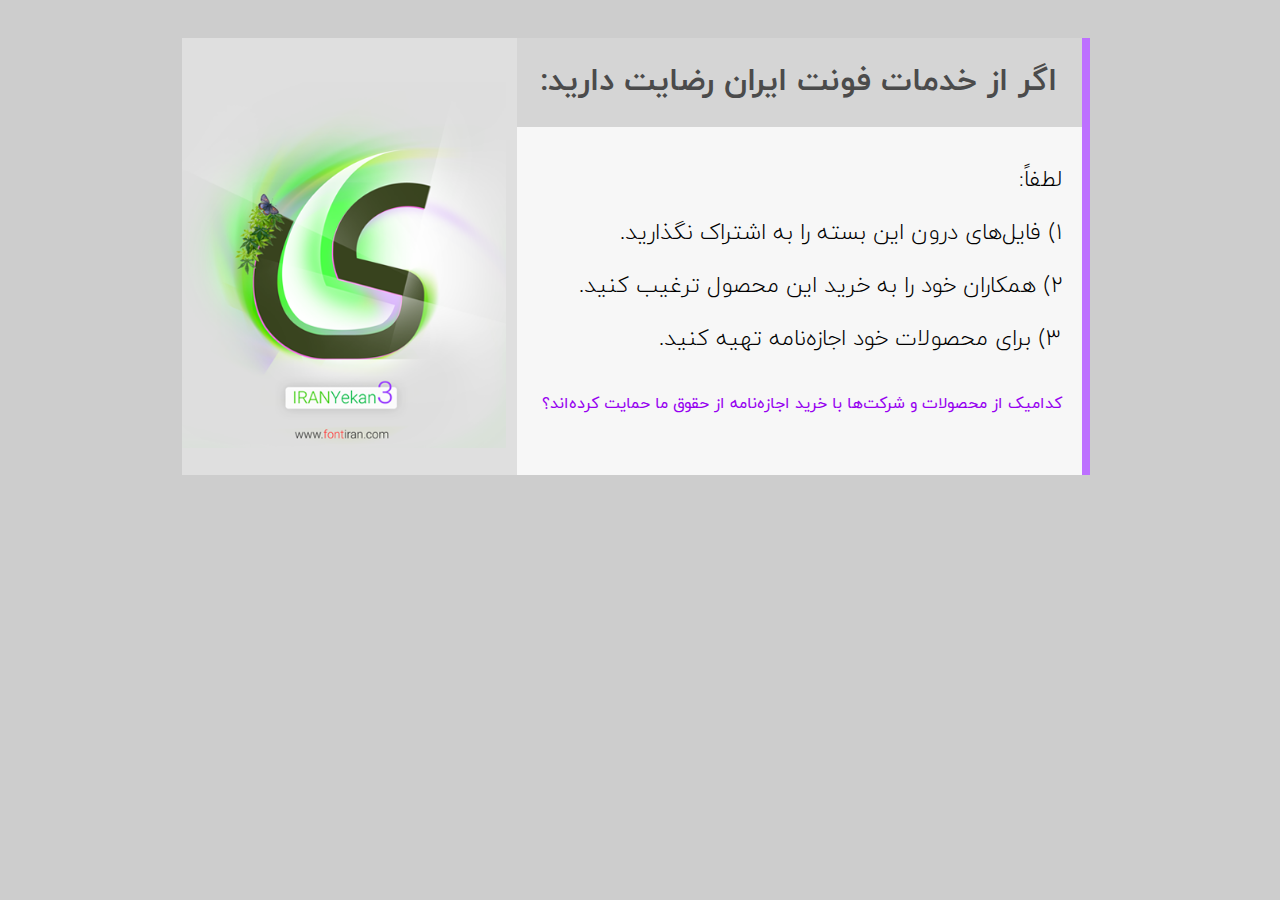
<file: Estate/public/font/IRANYekan/OldVersion/IRANYekan.html>
﻿<!doctype html>
<html lang="fa">
<head>
<meta charset="utf-8">
<title>IRANYekan Family Type face: خانواده فونت ایران یکان۳</title>

<link href="WebFonts/css/style.css" rel="stylesheet">
<style type="text/css">
a:link {
	color: #9600F0;
	text-decoration: none;
}
a:visited {
	color: #9600F0;
	text-decoration: none;
}
a:hover {
	color: #FF0093;
	text-decoration: none;
}
a:active {
	color: #FF0033;
	text-decoration: none;
}
</style>
</head>

<body dir="rtl">
<div class="wrapper">

<p></p>
<br>
<div class="mainbox3">
<div class="titelbox" style="letter-spacing: -1px">
<h1>اگر از خدمات فونت ایران رضایت دارید:</h1>
</div>
<div style="float:left">
<br> <br>
<img src="IRANYekan.png" width="324" height="366" alt=""/></div>
<div class="rightbox">
  <p><br> 
    <span class="text-light" style="font-size:1.4em"> لطفاً:</span>
  <br>  <br>
  <span class="text-light" style="font-size:1.4em"> ۱)  فایل‌های درون این بسته را به اشتراک نگذارید.</span>
    <br>  <br>
    <span class="text-light" style="font-size:1.4em"> ۲)  همکاران خود را به خرید این محصول ترغیب کنید.</span>
    <br>  <br>
    <span class="text-light" style="font-size:1.4em"> ۳) برای محصولات خود اجازه‌نامه تهیه کنید.</span> 
     <br>  <br>
    <p> <a href="http://fontiran.com/licenses/">کدامیک از محصولات و شرکت‌ها با خرید اجازه‌نامه از حقوق ما حمایت کرده‌اند؟</a></p>
      <br>
  <br>
</div>
</div>

	


    <br>
	
</div>
</body>
</html>
</file>
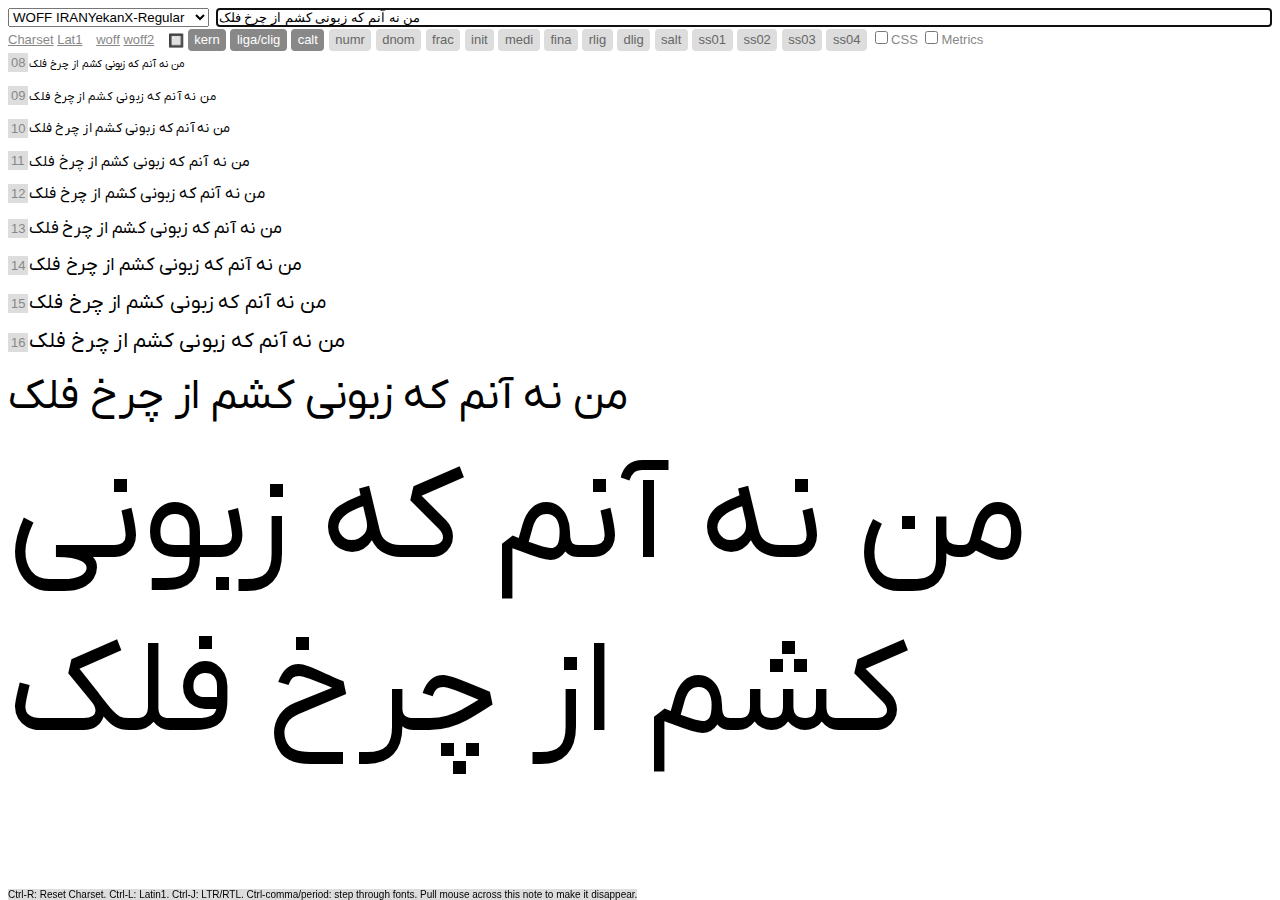
<file: Estate/public/font/IRANYekan/Webfonts/fonttest.html>
<head>
	<meta http-equiv="Cache-Control" content="no-cache, no-store, must-revalidate" />
	<meta http-equiv="Content-type" content="text/html; charset=utf-8" />
	<meta http-equiv="X-UA-Compatible" content="IE=9" />
	<title>IRANYekanX</title>
	<style type="text/css" media="screen">

		@font-face { font-family: 'WOFF IRANYekanX-Regular'; src: url('woff/IRANYekanX-Regular.woff'); }
		@font-face { font-family: 'WOFF IRANYekanX-Bold'; src: url('woff/IRANYekanX-Bold.woff'); }
		@font-face { font-family: 'WOFF2 IRANYekanX-Regular'; src: url('woff2/IRANYekanX-Regular.woff2'); }
		@font-face { font-family: 'WOFF2 IRANYekanX-Bold'; src: url('woff2/IRANYekanX-Bold.woff2'); }
		
		body { 
			background: white;
			color: black;
		}
		.features, .label, a, #controls {
			font: normal normal normal small sans-serif;
		}
		.features .emojiButton {
			vertical-align: -5%;
			font-size: small;
		}
		.emojiButton {
			cursor: pointer;
		}
		#flexbox {
			display: flex;
			flex-flow: column;
			height: 100%;
		}
		#controls {
			flex: 0 1 auto;
			margin: 0;
			padding: 0;
			width: 100%;
			border: 0px solid transparent;
			height: auto;
			user-select: none;
			-moz-user-select: none;
			-webkit-user-select: none;
		}
		#metricsLine {
			background-color: #EEE;
			border-top: 1px solid #AAA;
			border-bottom: 1px solid #AAA;
			width: 100%;
			margin: 0.2em 0;
			padding: 0 0;
			font-size: 2em;
			white-space: nowrap;
			overflow-x: auto;
			overflow-y: hidden;
			text-overflow: none;
			display: none;
			scrollbar-width: none; /* Firefox */
			-ms-overflow-style: none;  /* Internet Explorer 10+ */
		}
		#metricsLine::-webkit-scrollbar { /* WebKit */
			width: 0;
			height: 0;
		}
		#waterfall {
			flex: 1 1 auto;
			border: 0 solid transparent;
			margin: 0;
			padding: 0;
			width: 100%;
			color: black;
			overflow-x: hidden;
			overflow-y: scroll;
			font-family: "WOFF IRANYekanX-Regular"; 
			font-feature-settings: "kern" on, "liga" on, "calt" on;
			-moz-font-feature-settings: "kern" on, "liga" on, "calt" on;
			-webkit-font-feature-settings: "kern" on, "liga" on, "calt" on;
			-ms-font-feature-settings: "kern" on, "liga" on, "calt" on;
			-o-font-feature-settings: "kern" on, "liga" on, "calt" on;
		}
		div, p	{
			padding: 0;
			margin: 0;
		}
		#waterfall p {
			margin-bottom: 0.8em;
			overflow-wrap: break-word;
		}
		.○ .sampletext {
			-webkit-text-stroke: 1px black;
			-webkit-text-fill-color: #FFF0;
		}
		.features, .label, a {
			color: #888;
		}
		.label {
			background-color: #ddd;
			padding: 2px 3px;
		}
		
		span#p08 { font-size: 08pt; padding: 08pt 0; }
		span#p09 { font-size: 09pt; padding: 09pt 0; }
		span#p10 { font-size: 10pt; padding: 10pt 0; }
		span#p11 { font-size: 11pt; padding: 11pt 0; }
		span#p12 { font-size: 12pt; padding: 12pt 0; }
		span#p13 { font-size: 13pt; padding: 13pt 0; }
		span#p14 { font-size: 14pt; padding: 14pt 0; }
		span#p15 { font-size: 15pt; padding: 15pt 0; }
		span#p16 { font-size: 16pt; padding: 16pt 0; }
		span#largeParagraph { font-size: 32pt; padding: 32pt 0; }
		span#veryLargeParagraph { font-size: 100pt; padding: 100pt 0; }
		
		.otFeatureLabel {
			color: #666;
			background-color: #ddd;
			padding: 0.2em 0.5em 0.3em 0.5em;
			margin: 0 .04em;
			line-height: 2em;
			border-radius: 0.3em;
			border: 0;
			text-align:center;
		}
		.otFeatureLabel, .otFeature {
			position: relative;
			opacity: 1;
			pointer-events: auto;
			white-space: nowrap;
		}
		.otFeatureLabel {
			padding: 0.2em 0.5em 0.3em 0.5em;
			margin: 0 .04em;
			line-height: 2em;
			color: #666;
			background-color: #ddd;
			border-radius: 0.3em;
			border: 0;
			text-align: center;
			z-index: 6;
		}
		.wrapper {
			width: auto;
			overflow: hidden;
			border: 0 solid transparent;
		}
		select {
			float: left;
			margin: 0 0.5em 0 0;
			padding: 0;
		}
		input[type=text] {
			border: 1px solid #999;
			margin: 0;
			width: 100%;
		}
		.features {
			clear: left;
		}
		input[type=checkbox]:checked + label { 
			visibility: visible;
			color: #fff;
			background-color: #888; 
		}
		.otFeature {
			visibility: collapse;
			margin: 0 -1em 0 0;
		}
		.otFeatureLabel .tooltip {
			visibility: hidden;
			background-color: #333;
			color: white;
			text-align: center;
			padding: 0px 5px;
			top: -2em;
			left: 0;
			position: absolute;
			z-index: 8;
		}
		.otFeatureLabel:hover .tooltip {
			visibility: visible;
		}
		#featureLine {
			display: none;
			border-bottom: 1px solid #999;
			padding: 0.5em 0;
			margin-bottom: 0.5em;
		}
		
		/* Footer paragraph: */
		#helptext {
			color: black;
			background-color: #ddd;
			position: fixed;
			bottom: 0;
			padding: 2px
			width: 100%;
			font: x-small sans-serif;
		}
		
		/* Dark Mode */
		@media (prefers-color-scheme: dark) {
			body { 
				background: #333;
			}
			.features, .label, a, body, p, #metricsLine {
				color: white;
			}
			.label {
				background-color: black;
				padding: 2px 3px;
			}
			.otFeatureLabel, input[type=text] {
				color: white;
				background-color: black;
			}
			input[type=checkbox]:checked + label { 
				color: black;
				background-color: #aaa;
			}
			#helptext {
				background-color: #777;
			}
			.○ .sampletext {
				-webkit-text-stroke: 1px white;
				-webkit-text-fill-color: #0000;
			}
			#metricsLine {
				background-color: #222;
				border-color: #777;
			}
		}
	</style>
</head>
<body onload="document.getElementById('textInput').focus();setCharset();">
<div id="flexbox">
<div id="controls">
	<div>
		<select size="1" id="fontFamilySelector" name="fontFamilySelector" onchange="changeFont()">
			<option value="IRANYekanX-Regular.woff">WOFF IRANYekanX-Regular</option>
			<option value="IRANYekanX-Bold.woff">WOFF IRANYekanX-Bold</option>
			<option value="IRANYekanX-Regular.woff2">WOFF2 IRANYekanX-Regular</option>
			<option value="IRANYekanX-Bold.woff2">WOFF2 IRANYekanX-Bold</option>
		</select>
		<div class="wrapper" spellcheck="false">
			<input type="text" value="Type Text Here." id="textInput" onclick="this.select();" onkeyup="updateParagraph()" />
		</div>
	</div>
	<p class="features">
		<a href="javascript:setCharset();">Charset</a>
		<a href="javascript:setLat1();">Lat1</a>
		&ensp;
		<a href="https://caniuse.com/#feat=woff">woff</a>
		<a href="https://caniuse.com/#feat=woff2">woff2</a>
		&ensp;
		<a onclick="toggleInverse();" id="invert" class="emojiButton">🔲</a>
		<label><input type="checkbox" id="kern" value="kern" class="otFeature" onchange="updateFeatures()" checked><label for="kern" class="otFeatureLabel">kern</label>
		<label><input type="checkbox" id="liga" value="liga" class="otFeature" onchange="updateFeatures()" checked><label for="liga" class="otFeatureLabel">liga/clig</label>
		<label><input type="checkbox" id="calt" value="calt" class="otFeature" onchange="updateFeatures()" checked><label for="calt" class="otFeatureLabel">calt</label>
		<input type="checkbox" id="numr" value="numr" class="otFeature" onchange="updateFeatures()"><label for="numr" class="otFeatureLabel">numr</label>
		<input type="checkbox" id="dnom" value="dnom" class="otFeature" onchange="updateFeatures()"><label for="dnom" class="otFeatureLabel">dnom</label>
		<input type="checkbox" id="frac" value="frac" class="otFeature" onchange="updateFeatures()"><label for="frac" class="otFeatureLabel">frac</label>
		<input type="checkbox" id="init" value="init" class="otFeature" onchange="updateFeatures()"><label for="init" class="otFeatureLabel">init</label>
		<input type="checkbox" id="medi" value="medi" class="otFeature" onchange="updateFeatures()"><label for="medi" class="otFeatureLabel">medi</label>
		<input type="checkbox" id="fina" value="fina" class="otFeature" onchange="updateFeatures()"><label for="fina" class="otFeatureLabel">fina</label>
		<input type="checkbox" id="rlig" value="rlig" class="otFeature" onchange="updateFeatures()"><label for="rlig" class="otFeatureLabel">rlig</label>
		<input type="checkbox" id="dlig" value="dlig" class="otFeature" onchange="updateFeatures()"><label for="dlig" class="otFeatureLabel">dlig</label>
		<input type="checkbox" id="salt" value="salt" class="otFeature" onchange="updateFeatures()"><label for="salt" class="otFeatureLabel">salt</label>
		<input type="checkbox" id="ss01" value="ss01" class="otFeature" onchange="updateFeatures()"><label for="ss01" class="otFeatureLabel">ss01</label>
		<input type="checkbox" id="ss02" value="ss02" class="otFeature" onchange="updateFeatures()"><label for="ss02" class="otFeatureLabel">ss02</label>
		<input type="checkbox" id="ss03" value="ss03" class="otFeature" onchange="updateFeatures()"><label for="ss03" class="otFeatureLabel">ss03</label>
		<input type="checkbox" id="ss04" value="ss04" class="otFeature" onchange="updateFeatures()"><label for="ss04" class="otFeatureLabel">ss04</label>
		<label><input type="checkbox" value="show" onchange="updateFeatures();document.getElementById('featureLine').style.display=this.checked?'block':'none'">CSS</label>
		<label><input type="checkbox" value="show" onchange="updateFeatures();document.getElementById('metricsLine').style.display=this.checked?'block':'none'">Metrics</label>
	</p>
	<p class="features" id="featureLine">font-feature-settings: "kern" on, "liga" on, "calt" on;</p>
</div>
<div id="waterfall" class="●">
	<div id="metricsLine"></div>
	<p><span class="label">08</span>&nbsp;<span class="sampletext" id="p08"></span></p>
	<p><span class="label">09</span>&nbsp;<span class="sampletext" id="p09"></span></p>
	<p><span class="label">10</span>&nbsp;<span class="sampletext" id="p10"></span></p>
	<p><span class="label">11</span>&nbsp;<span class="sampletext" id="p11"></span></p>
	<p><span class="label">12</span>&nbsp;<span class="sampletext" id="p12"></span></p>
	<p><span class="label">13</span>&nbsp;<span class="sampletext" id="p13"></span></p>
	<p><span class="label">14</span>&nbsp;<span class="sampletext" id="p14"></span></p>
	<p><span class="label">15</span>&nbsp;<span class="sampletext" id="p15"></span></p>
	<p><span class="label">16</span>&nbsp;<span class="sampletext" id="p16"></span></p>
	<p><span class="sampletext" id="largeParagraph"></span></p>
	<p><span class="sampletext" id="veryLargeParagraph"></span></p>
</div>
</div>

<!-- Disclaimer -->
<p id="helptext" onmouseleave="vanish(this);">
	Ctrl-R: Reset Charset. Ctrl-L: Latin1. Ctrl-J: LTR/RTL. Ctrl-comma/period: step through fonts. Pull mouse across this note to make it disappear.
</p>

<script type="text/javascript">
	const selector = document.getElementById("fontFamilySelector");
	const selectorOptions = selector.options;
	const selectorLength = selectorOptions.length;

	document.addEventListener('keyup', keyAnalysis);
	
	function keyAnalysis(event) {
		if (event.ctrlKey) {
			if (event.code == 'KeyR') {
				setCharset();
			} else if (event.code == 'KeyL') {
				setLat1();
			} else if (event.code == 'KeyJ') {
				toggleLeftRight();
			} else if (event.code == 'Period') {
				selector.selectedIndex = (selector.selectedIndex + 1) % selectorLength;
				changeFont();
			} else if (event.code == 'Comma') {
				var newIndex = selector.selectedIndex - 1;
				if (newIndex<0) {
					newIndex = selectorLength - 1;
				}
				selector.selectedIndex = newIndex;
				changeFont();
			}
		}
	}
	function updateParagraph() {
		// update paragraph text based on user input:
		const txt = document.getElementById('textInput');
		const paragraphs = document.getElementsByClassName('sampletext');
		for (i = 0; i < paragraphs.length; i++) {
			paragraph = paragraphs[i];
			paragraph.textContent = txt.value;
		}
		
		// update other elements:
		document.getElementById('metricsLine').textContent = txt.value;
	}
	function updateFeatures() {
		// update features based on user input:
		// first, get feature on/off line:
		var cssCode = "";
		var codeLine = "";
		var checkboxes = document.getElementsByClassName("otFeature")
		for (i = 0; i < checkboxes.length; i++) {
			var checkbox = checkboxes[i];
			codeLine += '"'+checkbox.id+'" ';
			codeLine += checkbox.checked ? 'on, ' : 'off, ';
			if (checkbox.name=="kern") {
				cssCode += "font-kerning: "
				cssCode += checkbox.checked ? 'normal; ' : 'none; ';
			} else if (checkbox.name=="liga") {
				codeLine += '"clig" '
				codeLine += checkbox.checked ? 'on, ' : 'off, ';
				cssCode += "font-variant-ligatures: "
				cssCode += checkbox.checked ? 'common-ligatures contextual; ' : 'no-common-ligatures no-contextual; ';
			} else if (checkbox.name=="dlig") {
				cssCode += "font-variant-ligatures: "
				cssCode += checkbox.checked ? 'discretionary-ligatures; ' : 'no-discretionary-ligatures; ';
			} else if (checkbox.name=="hlig") {
				cssCode += "font-variant-ligatures: "
				cssCode += checkbox.checked ? 'historical-ligatures; ' : 'no-historical-ligatures; ';
			}
		}
		codeLine = codeLine.slice(0, -2)
		
		// then, apply line for every browser:
		const prefixes = ["","-moz-","-webkit-","-ms-","-o-",];
		const suffix = "font-feature-settings: "
		for (i = 0; i < prefixes.length; i++) {
			var prefix = prefixes[i];
			cssCode += prefix
			cssCode += suffix
			cssCode += codeLine
			cssCode += "; "
		}
		
		document.getElementById('waterfall').style.cssText = cssCode;
		document.getElementById('featureLine').innerHTML = cssCode.replace(/;/g,";<br/>");
		changeFont();
	}
	function changeFont() {
		var selected_index = selector.selectedIndex;
		var selected_option_text = selector.options[selected_index].text;
		document.getElementById('waterfall').style.fontFamily = selected_option_text;
	}
	function setDefaultText(defaultText) {
		document.getElementById('textInput').value = decodeEntities(defaultText);
		updateParagraph();
	}
	function setLat1() {
		const lat1 = "من نه آنم که زبونی کشم از چرخ فلک";
		return setDefaultText(lat1);
	}
	function setCharset() {
		const completeCharSet = 
		'من نه آنم که زبونی کشم از چرخ فلک'
		setDefaultText(completeCharSet);
	}
	function decodeEntities(string){
		var elem = document.createElement('div');
		elem.innerHTML = string;
		return elem.textContent;
	}
	function vanish(item) {
		item.style.setProperty("display", "none");
	}
	function toggleLeftRight() {
		const waterfall = document.getElementById("waterfall");
		if (waterfall.dir != "rtl") {
			waterfall.dir = "rtl";
			waterfall.align = "right";
		} else {
			waterfall.dir = "";
			waterfall.align = "";
		}
	}
	function toggleInverse() {
		const testText = document.getElementById("waterfall");
		if (testText) {
			const link = document.getElementById("invert");
			if (testText.className == "●") {
				testText.className = "○";
				link.textContent = "🔳";
			} else {
				testText.className = "●";
				link.textContent = "🔲";
			}
		}
	}
</script>
</body>
</file>
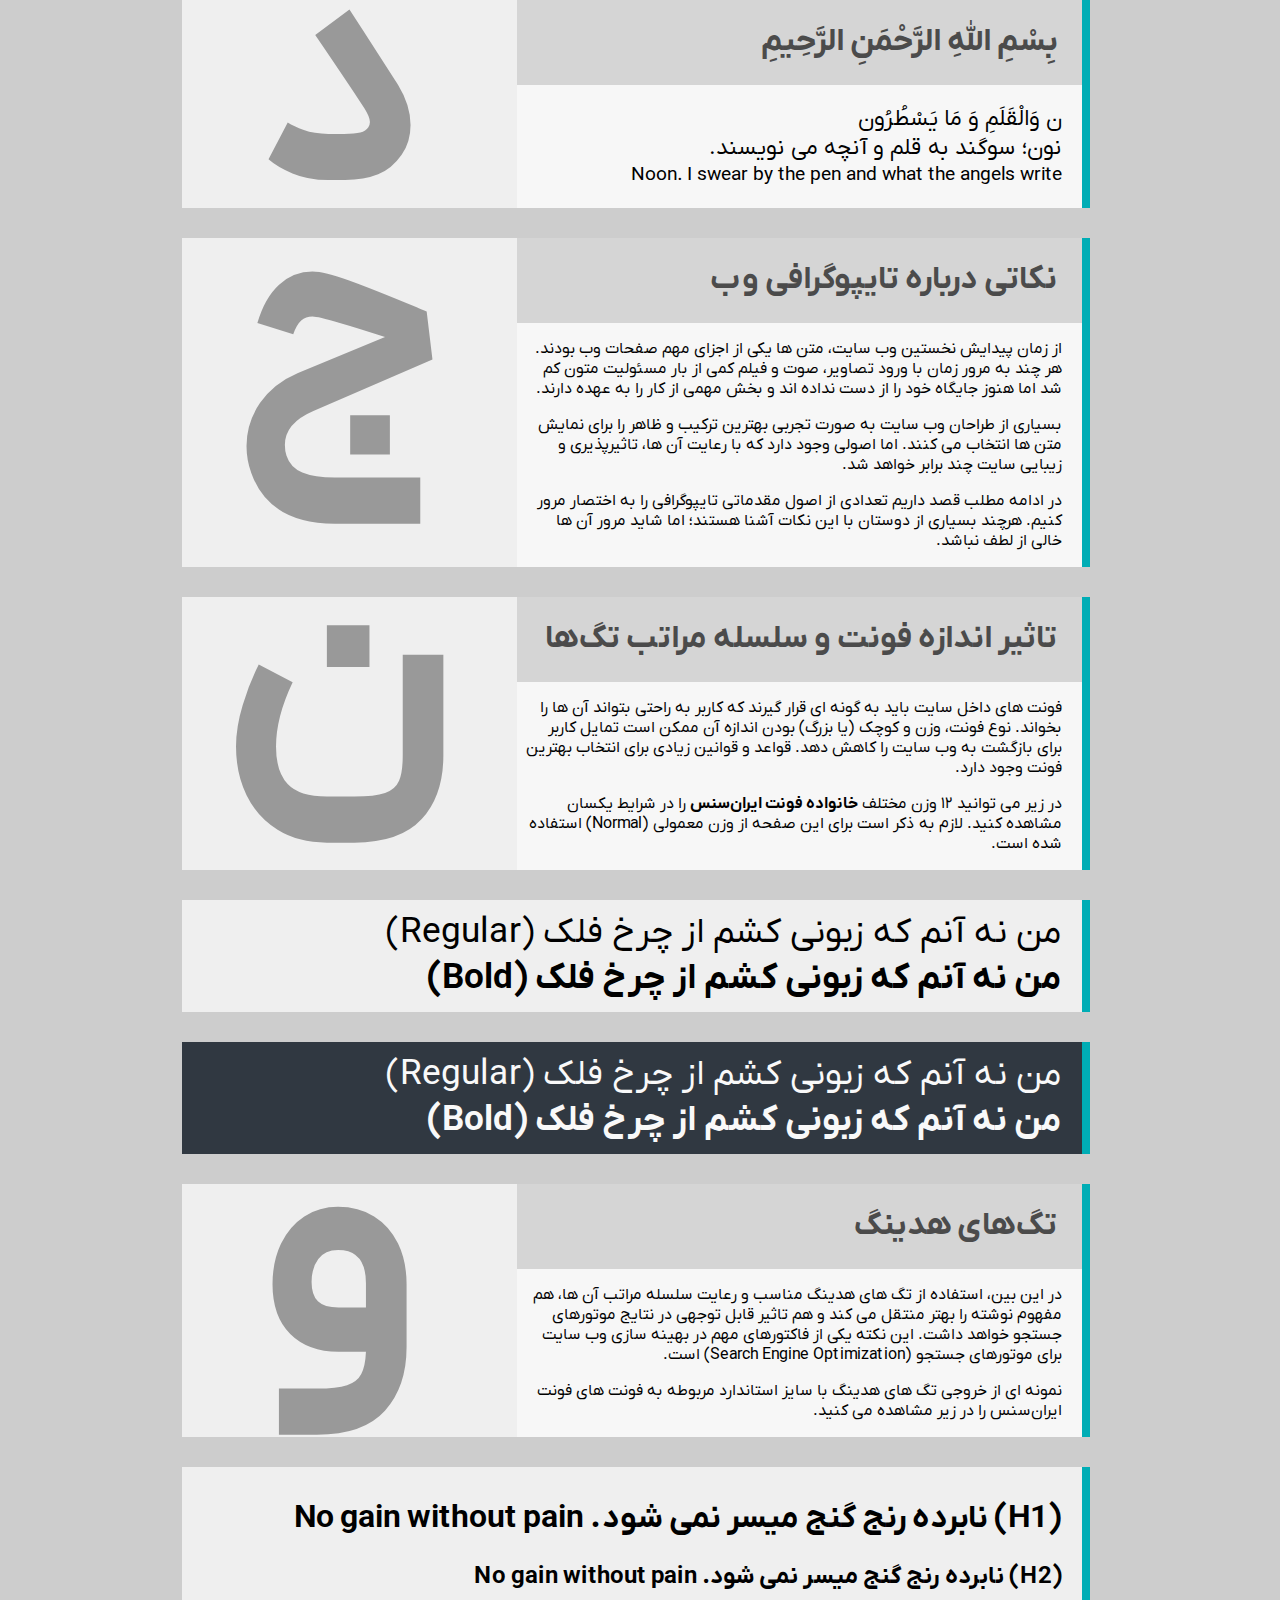
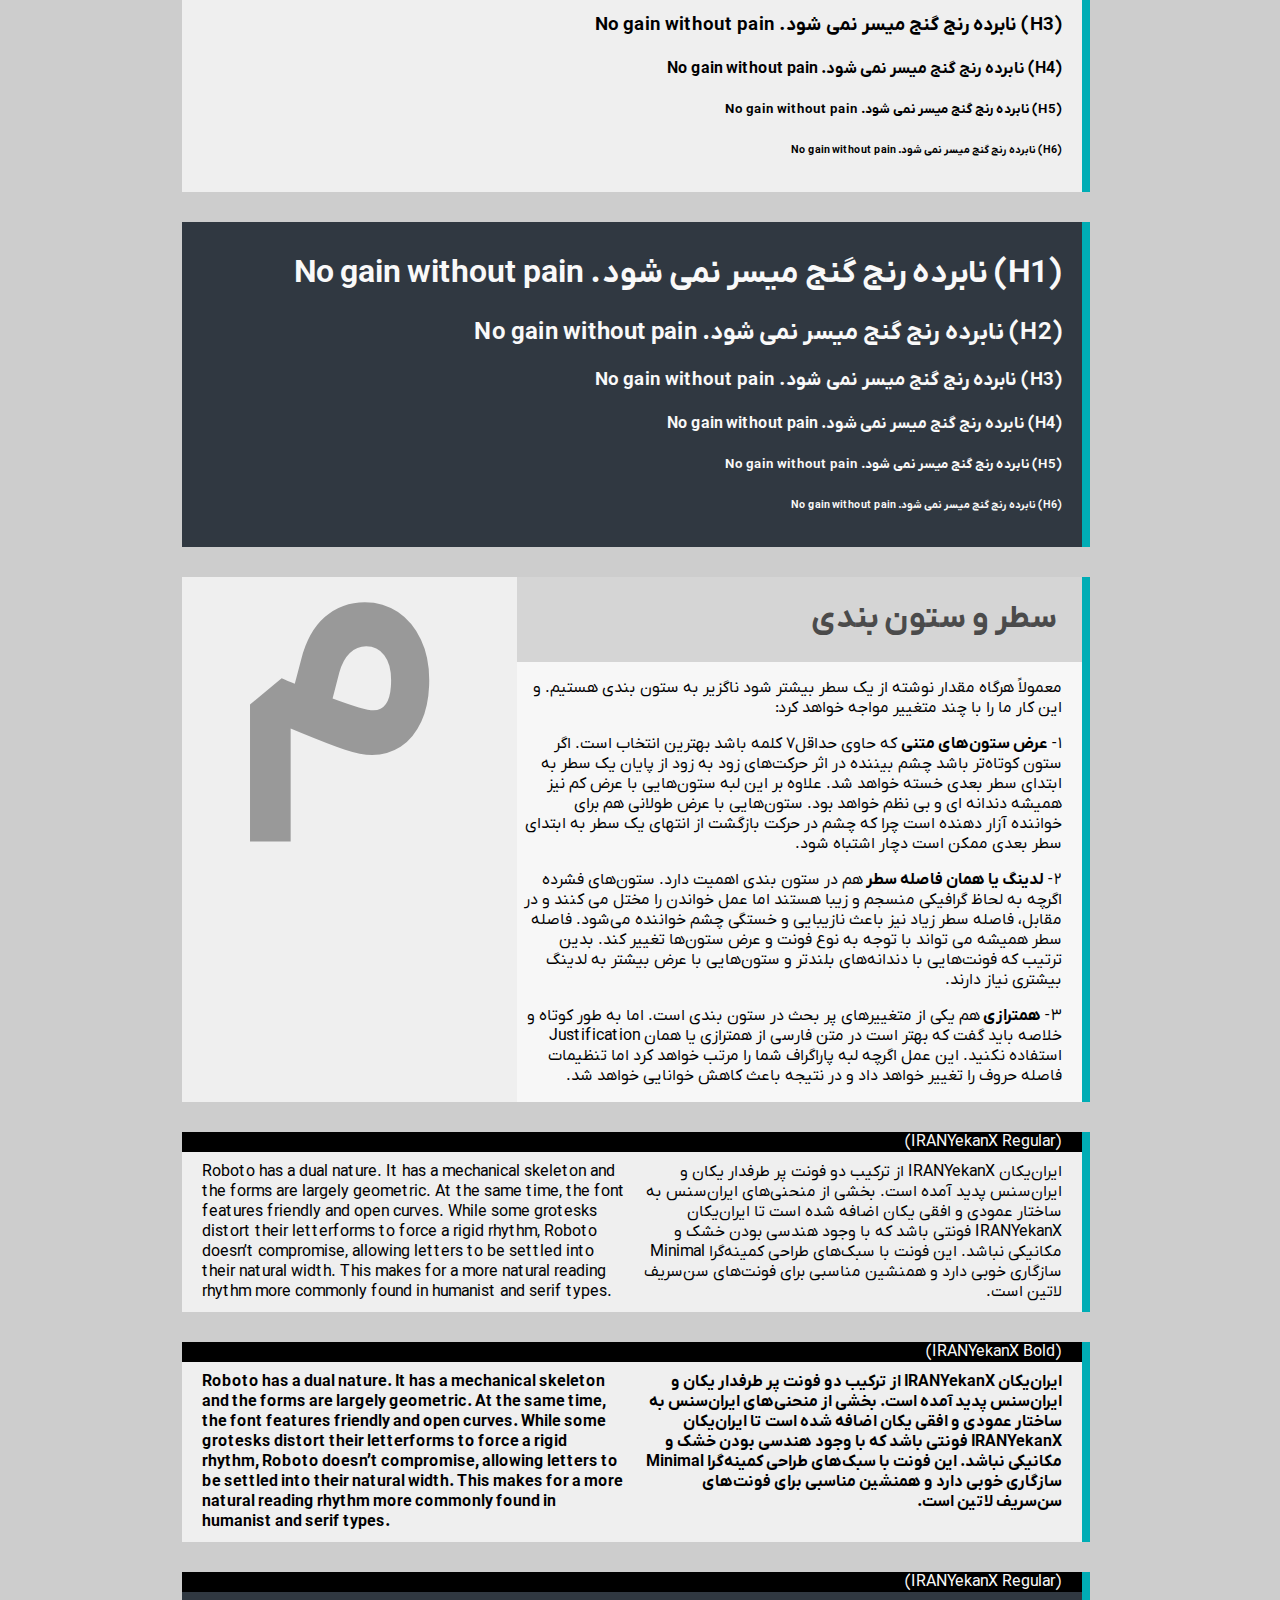
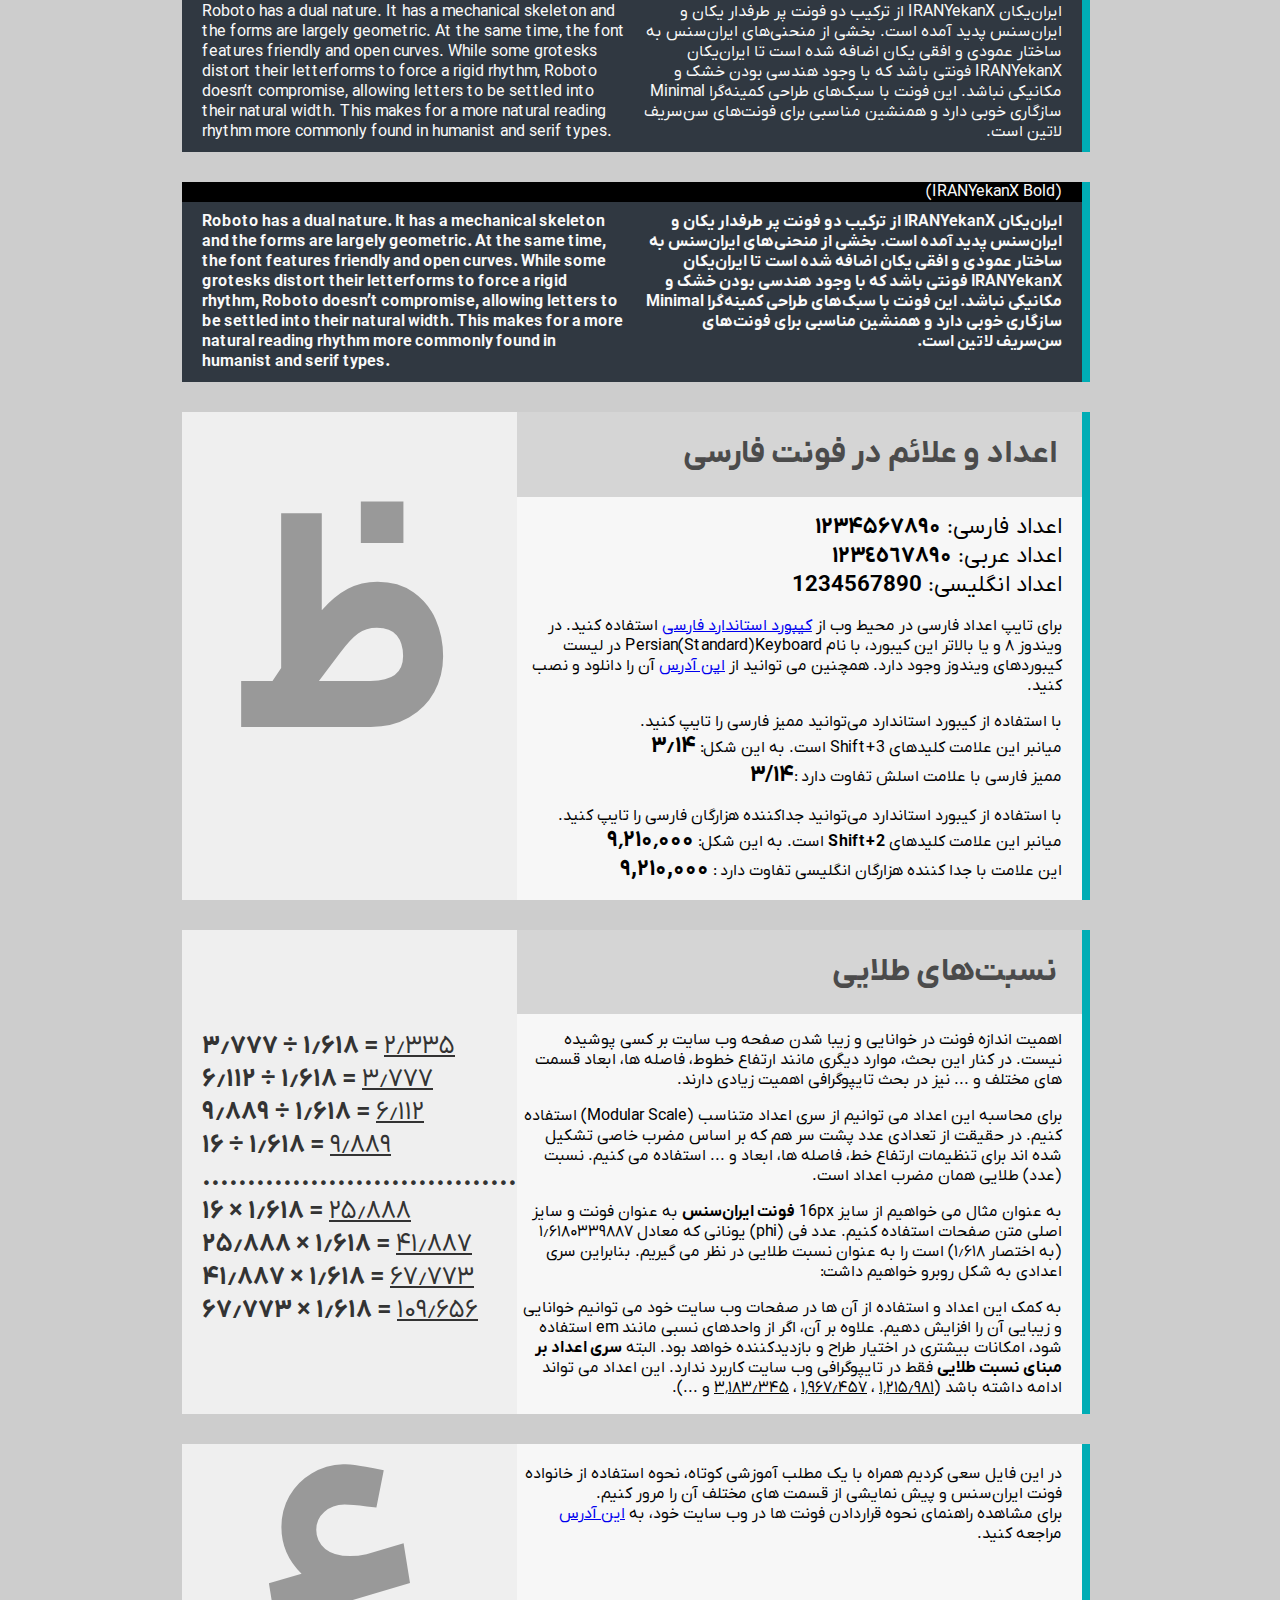
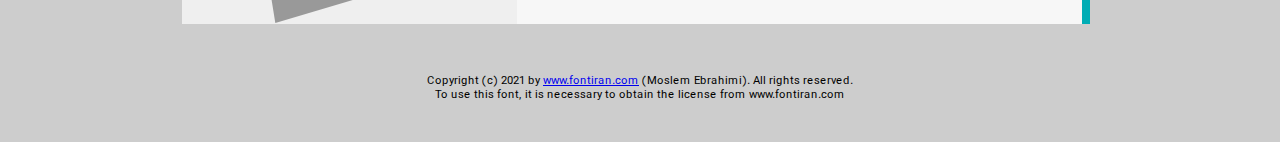
<file: Estate/public/font/IRANYekan/Webfonts/IranYekanX.html>
<!doctype html>
<html lang="fa">
<head>
<meta charset="utf-8">
<title>IRANYekanX Family Type face: خانواده فونت ایران‌سنس</title>

<meta name="fontiran.com:license" content="کد ۵ رقمی لایسنس">

<link href="style.css" rel="stylesheet">
</head>


<body dir="rtl">
<div class="wrapper">

<div class="mainbox">
<div class="titelbox">
<h1>بِسْمِ اللهِ الرَّحْمَنِ الرَّحِيمِ</h1>
</div>
<div class="alphabet" style="line-height:200px" > د </div> 
<div class="rightbox">
<br>
 <span class="text-xlarge">ن وَالْقَلَمِ وَ مَا يَسْطُرُون</span>
<br>
<span class="text-xlarge"> نون؛ سوگند به قلم و آنچه می نويسند. </span>
 <br>
<span class="text-large"> Noon. I swear by the pen and what the angels write </span>
<br>
<br>
</div>
</div>

<div class="mainbox">

<div class="titelbox" style="letter-spacing: 0px">
<h1>نکاتی درباره تایپوگرافی وب</h1>
</div>

<div class="alphabet" style="line-height:250px" > ج </div> 
<div class="rightbox">
	<p>از زمان پیدایش نخستین وب سایت، متن ها یکی از اجزای مهم صفحات وب بودند. هر چند به مرور زمان با ورود تصاویر، صوت و فیلم کمی از بار مسئولیت متون کم شد اما هنوز جایگاه خود را از دست نداده اند و بخش مهمی از کار را به عهده دارند.</p>
	<p>بسیاری از طراحان وب سایت به صورت تجربی بهترین ترکیب و ظاهر را برای نمایش متن ها انتخاب می کنند. اما اصولی وجود دارد که با رعایت آن ها، تاثیرپذیری و زیبایی سایت چند برابر خواهد شد.</p>
	<p>در ادامه مطلب قصد داریم تعدادی از اصول مقدماتی تایپوگرافی را به اختصار مرور کنیم. هرچند بسیاری از دوستان با این نکات آشنا هستند؛ اما شاید مرور آن ها خالی از لطف نباشد.</p>
</div> 


</div> 

<div class="mainbox">
<div class="titelbox" style="letter-spacing: 0px">
	<h1>تاثیر اندازه فونت و سلسله مراتب تگ‌ها</h1>
</div>    
    <div class="alphabet" style="line-height:170px"> ن </div> 
    <div class="rightbox">
	<p>فونت های داخل سایت باید به گونه ای قرار گیرند که کاربر به راحتی بتواند آن ها را بخواند. نوع فونت، وزن و کوچک (یا بزرگ) بودن اندازه آن ممکن است تمایل کاربر برای بازگشت به وب سایت را کاهش دهد. قواعد و قوانین زیادی برای انتخاب بهترین  فونت وجود دارد.</p>
	<p>در زیر می توانید ۱۲ وزن مختلف <strong>خانواده فونت ایران‌سنس</strong> را در شرایط یکسان مشاهده کنید. لازم به ذکر است برای این صفحه از وزن معمولی (Normal) استفاده شده است.</p>
    </div> 
</div> 

   
<div class="mainbox">
<div class="mainbox2">    

	<div class="text-regular"  style="font-size:2.2em">من نه آنم که زبونی کشم از چرخ فلک (Regular)</div>
	<div class="text-bold"  style="font-size:2.2em">من نه آنم که زبونی کشم از چرخ فلک (Bold)</div>

</div> 
</div>  

<div class="mainboxnegativ">
<div class="mainbox2">    
	
	<div class="text-regular"  style="font-size:2.2em">من نه آنم که زبونی کشم از چرخ فلک (Regular)</div>
	<div class="text-bold"  style="font-size:2.2em">من نه آنم که زبونی کشم از چرخ فلک (Bold)</div>

</div>
</div>

<div class="mainbox">
<div class="titelbox" style="letter-spacing: 0px">
	<h1>تگ‌های هدینگ</h1>
</div>    
    <div class="alphabet" style="line-height:180px"> و </div> 
    <div class="rightbox">
<p>در این بین، استفاده از تگ های هدینگ مناسب و رعایت سلسله مراتب آن ها، هم مفهوم نوشته را بهتر منتقل می کند و هم تاثیر قابل توجهی در نتایج موتورهای جستجو خواهد داشت. این نکته یکی از فاکتورهای مهم در بهینه سازی وب سایت برای موتورهای جستجو (Search Engine Optimization) است.</p>
	<p>نمونه ای از خروجی تگ های هدینگ با سایز استاندارد مربوطه به فونت های فونت ایران‌سنس را در زیر مشاهده می کنید.</p>
 </div> 
</div> 
    
<div class="mainbox">
<div class="mainbox2"> 	
	<h1>(H1) نابرده رنج گنج میسر نمی شود. No gain without pain </h1>
	<h2>(H2) نابرده رنج گنج میسر نمی شود. No gain without pain</h2>
	<h3>(H3) نابرده رنج گنج میسر نمی شود. No gain without pain</h3>
	<h4>(H4) نابرده رنج گنج میسر نمی شود. No gain without pain </h4>
	<h5>(H5) نابرده رنج گنج میسر نمی شود. No gain without pain</h5>
	<h6>(H6) نابرده رنج گنج میسر نمی شود. No gain without pain</h6>
</div>
</div> 

<div class="mainboxnegativ">
<div class="mainbox2"> 	
	<h1>(H1) نابرده رنج گنج میسر نمی شود. No gain without pain </h1>
	<h2>(H2) نابرده رنج گنج میسر نمی شود. No gain without pain</h2>
	<h3>(H3) نابرده رنج گنج میسر نمی شود. No gain without pain</h3>
	<h4>(H4) نابرده رنج گنج میسر نمی شود. No gain without pain </h4>
	<h5>(H5) نابرده رنج گنج میسر نمی شود. No gain without pain</h5>
	<h6>(H6) نابرده رنج گنج میسر نمی شود. No gain without pain</h6>
</div>
</div>

<div class="mainbox">
<div class="titelbox" style="letter-spacing: 0px">
	<h1>سطر و ستون بندی</h1>
</div>    
    <div class="alphabet" style="line-height:200px"> م </div> 
    <div class="rightbox">
<p>معمولاً هرگاه مقدار نوشته از یک سطر بیشتر شود ناگزیر به ستون بندی هستیم. و این کار ما را با چند متغییر مواجه خواهد کرد:</p>
	<p>۱- <strong>عرض ستون‌های متنی</strong> که حاوی حداقل۷ کلمه باشد بهترین انتخاب است. اگر ستون کوتاه‌تر باشد چشم بیننده در اثر حرکت‌های زود به زود از پایان یک سطر به ابتدای سطر بعدی خسته خواهد شد. علاوه بر این لبه ستون‌هایی با عرض کم نیز همیشه دندانه ای و بی نظم خواهد بود. ستون‌هایی با عرض طولانی هم برای خواننده آزار دهنده است چرا که چشم در حرکت بازگشت از انتهای یک سطر به ابتدای سطر بعدی ممکن است دچار اشتباه شود.

    <p>۲- <strong>لدینگ یا همان فاصله سطر </strong> هم در ستون بندی اهمیت دارد. ستون‌های فشرده اگرچه به لحاظ گرافیکی منسجم و زیبا هستند اما عمل خواندن را مختل می کنند و در مقابل، فاصله سطر زیاد نیز باعث نازیبایی و خستگی چشم خواننده می‌شود. فاصله سطر همیشه می تواند با توجه به نوع فونت و عرض ستون‌ها تغییر کند. بدین ترتیب که فونت‌هایی با دندانه‌های بلند‌تر و ستون‌هایی با عرض بیشتر به لدینگ بیشتری نیاز دارند.    
    <p>۳- <strong>همترازی </strong> هم یکی از متغییرهای پر بحث در ستون بندی است. اما به طور کوتاه و خلاصه باید گفت که بهتر است در متن فارسی از همترازی یا همان Justification استفاده نکنید. این عمل اگرچه لبه پاراگراف شما را مرتب خواهد کرد اما تنظیمات فاصله حروف را تغییر خواهد داد و در نتیجه باعث کاهش خوانایی خواهد شد.                </div> 
</div> 


<div class="mainbox"> 
<div class="mainbox2negativ">(IRANYekanX Regular)</div>     
	<div class="farsiparagraph"><span class="text-regular">
ایران‌یکان IRANYekanX از ترکیب دو فونت پر طرفدار یکان و ایران‌سنس پدید آمده است. بخشی از منحنی‌های ایران‌سنس به ساختار عمودی و افقی یکان اضافه شده است تا ایران‌یکان IRANYekanX فونتی باشد که با وجود هندسی بودن خشک و مکانیکی نباشد. این فونت با سبک‌های طراحی کمینه‌گرا Minimal سازگاری خوبی دارد و همنشین مناسبی برای فونت‌های سن‌سریف لاتین است.	</span></div>

<div class="englishparagraph"><span class="text-regular">
Roboto has a dual nature. It has a mechanical skeleton and the forms are largely geometric. At the same time, the font features friendly and open curves. While some grotesks distort their letterforms to force a rigid rhythm, Roboto doesn’t compromise, allowing letters to be settled into their natural width. This makes for a more natural reading rhythm more commonly found in humanist and serif types.</span></div>	  
</div>

<div class="mainbox"> 
<div class="mainbox2negativ">(IRANYekanX Bold)</div>     
	<div class="farsiparagraph"><span class="text-bold">
ایران‌یکان IRANYekanX از ترکیب دو فونت پر طرفدار یکان و ایران‌سنس پدید آمده است. بخشی از منحنی‌های ایران‌سنس به ساختار عمودی و افقی یکان اضافه شده است تا ایران‌یکان IRANYekanX فونتی باشد که با وجود هندسی بودن خشک و مکانیکی نباشد. این فونت با سبک‌های طراحی کمینه‌گرا Minimal سازگاری خوبی دارد و همنشین مناسبی برای فونت‌های سن‌سریف لاتین است.	</span></div>

<div class="englishparagraph"><span class="text-bold">
Roboto has a dual nature. It has a mechanical skeleton and the forms are largely geometric. At the same time, the font features friendly and open curves. While some grotesks distort their letterforms to force a rigid rhythm, Roboto doesn’t compromise, allowing letters to be settled into their natural width. This makes for a more natural reading rhythm more commonly found in humanist and serif types.</span></div>	  
</div>





<div class="mainboxnegativ"> 
<div class="mainbox2negativ">(IRANYekanX Regular)</div>     
	<div class="farsiparagraph"><span class="text-regular">
ایران‌یکان IRANYekanX از ترکیب دو فونت پر طرفدار یکان و ایران‌سنس پدید آمده است. بخشی از منحنی‌های ایران‌سنس به ساختار عمودی و افقی یکان اضافه شده است تا ایران‌یکان IRANYekanX فونتی باشد که با وجود هندسی بودن خشک و مکانیکی نباشد. این فونت با سبک‌های طراحی کمینه‌گرا Minimal سازگاری خوبی دارد و همنشین مناسبی برای فونت‌های سن‌سریف لاتین است.	</span></div>

<div class="englishparagraph"><span class="text-regular">
Roboto has a dual nature. It has a mechanical skeleton and the forms are largely geometric. At the same time, the font features friendly and open curves. While some grotesks distort their letterforms to force a rigid rhythm, Roboto doesn’t compromise, allowing letters to be settled into their natural width. This makes for a more natural reading rhythm more commonly found in humanist and serif types.</span></div>	  
</div>


<div class="mainboxnegativ"> 
<div class="mainbox2negativ">(IRANYekanX Bold)</div>     
	<div class="farsiparagraph"><span class="text-bold">
ایران‌یکان IRANYekanX از ترکیب دو فونت پر طرفدار یکان و ایران‌سنس پدید آمده است. بخشی از منحنی‌های ایران‌سنس به ساختار عمودی و افقی یکان اضافه شده است تا ایران‌یکان IRANYekanX فونتی باشد که با وجود هندسی بودن خشک و مکانیکی نباشد. این فونت با سبک‌های طراحی کمینه‌گرا Minimal سازگاری خوبی دارد و همنشین مناسبی برای فونت‌های سن‌سریف لاتین است.	</span></div>

<div class="englishparagraph"><span class="text-bold">
Roboto has a dual nature. It has a mechanical skeleton and the forms are largely geometric. At the same time, the font features friendly and open curves. While some grotesks distort their letterforms to force a rigid rhythm, Roboto doesn’t compromise, allowing letters to be settled into their natural width. This makes for a more natural reading rhythm more commonly found in humanist and serif types.</span></div>	  
</div>



<div class="mainbox">
<div class="titelbox" style="letter-spacing: 0px">
	<h1>اعداد و علائم در فونت فارسی</h1>
</div>    
    <div class="alphabet" style="line-height:470px"> ظ </div> 
    <div class="rightbox">
      <p><span class="text-xlarge">اعداد فارسی: <strong>۱۲۳۴۵۶۷۸۹۰</strong></span><br>
        <span class="text-xlarge">اعداد عربی: <strong>۱۲۳٤٥٦۷۸۹۰</strong></span><br>
      <span class="text-xlarge">اعداد انگلیسی: <strong>1234567890</strong></span></p>
      <p>برای تایپ اعداد فارسی در محیط وب از <a href="http://fontiran.com/%d9%86%d8%b5%d8%a8-%da%a9%db%8c%d8%a8%d9%88%d8%b1%d8%af-%d9%81%d8%a7%d8%b1%d8%b3%db%8c-%d8%a7%d8%b3%d8%aa%d8%a7%d9%86%d8%af%d8%a7%d8%b1%d8%af-%d8%af%d8%b1-%d9%88%db%8c%d9%86%d8%af%d9%88%d8%b28-%d9%88/">کیبورد استاندارد فارسی</a> استفاده کنید. در ویندوز ۸ و یا بالاتر این کیبورد، با نام Persian(Standard)Keyboard در لیست کیبوردهای ویندوز وجود دارد. همچنین می توانید از <a href="http://persian-computing.ir/download/Iranian_Standard_Persian_Keyboard_(ISIRI_9147)_(Version_2.0).zip">این آدرس</a> آن را دانلود و نصب کنید.</p>
      <span>
      <p>با استفاده از کیبورد استاندارد می‌توانید ممیز فارسی را تایپ کنید.<br>
        <span>میانبر این علامت کلیدهای <span class="text-medium">Shift+3</span> است. به این شکل: <strong class="text-xlarge">۳٫۱۴</strong></span><br>
        <span >ممیز فارسی با علامت اسلش  تفاوت دارد :<strong class="text-xlarge">۳/۱۴</strong></span>
</p>
      <p>با استفاده از کیبورد استاندارد می‌توانید جداکننده هزارگان فارسی را تایپ کنید.<br>
      <span>میانبر این علامت کلیدهای <strong>Shift+2</strong> است. به این شکل: <strong class="text-xlarge">۹٬۲۱۰٬۰۰۰</strong></span><br>
        <span >این علامت با جدا کننده هزارگان انگلیسی تفاوت دارد : <strong class="text-xlarge">۹,۲۱۰,۰۰۰</strong></span>
      </p>
    </div> 
</div>
    
 <div class="mainbox">
<div class="titelbox" style="letter-spacing: 0px">      
	<h1> نسبت‌های طلایی</h1>
</div>    
    <div class="alphabet2">
    <div style="padding-left:20px">
	۳٫۷۷۷ &divide; ۱٫۶۱۸ = <span class="text-regular text-underline">۲٫۳۳۵</span>
	<br>
	۶٫۱۱۲ &divide; ۱٫۶۱۸ = <span class="text-regular text-underline">۳٫۷۷۷</span>
	<br>
	۹٫۸۸۹ &divide; ۱٫۶۱۸ = <span class="text-regular text-underline">۶٫۱۱۲</span>
	<br>
	۱۶ &divide; ۱٫۶۱۸ = <span class="text-regular text-underline">۹٫۸۸۹</span>
	<br>
.......................................
	<br>
	۱۶ &times; ۱٫۶۱۸ = <span class="text-regular text-underline">۲۵٫۸۸۸</span>
	<br>
	۲۵٫۸۸۸ &times; ۱٫۶۱۸ = <span class="text-regular text-underline">۴۱٫۸۸۷</span>
	<br>
	۴۱٫۸۸۷ &times; ۱٫۶۱۸ = <span class="text-regular text-underline">۶۷٫۷۷۳</span>
	<br>
	۶۷٫۷۷۳ &times; ۱٫۶۱۸ = <span class="text-regular text-underline">۱۰۹٫۶۵۶</span>
    </div>
	</div>
     <div class="rightbox">   
	<p>اهمیت اندازه فونت در خوانایی و زیبا شدن صفحه وب سایت بر کسی پوشیده نیست. در کنار این بحث، موارد دیگری مانند ارتفاع خطوط، فاصله ها، ابعاد قسمت های مختلف و ... نیز در بحث تایپوگرافی اهمیت زیادی دارند.</p>
	<p>برای محاسبه این اعداد می توانیم از سری اعداد متناسب (Modular Scale) استفاده کنیم. در حقیقت از تعدادی عدد پشت سر هم که بر اساس مضرب خاصی تشکیل شده اند برای تنظیمات ارتفاع خط، فاصله ها، ابعاد و ... استفاده می کنیم. نسبت (عدد) طلایی همان مضرب اعداد است.</p>
	<p>به عنوان مثال می خواهیم از سایز 16px <strong>فونت ایران‌سنس</strong> به عنوان فونت و سایز اصلی متن صفحات استفاده کنیم. عدد فی (phi) یونانی که معادل ۱٫۶۱۸۰۳۳۹۸۸۷ (به اختصار ۱٫۶۱۸) است را به عنوان نسبت طلایی در نظر می گیریم. بنابراین سری اعدادی به شکل روبرو خواهیم داشت:</p>
	
	<p>
	به کمک این اعداد و استفاده از آن ها در صفحات وب سایت خود می توانیم خوانایی و زیبایی آن را افزایش دهیم. علاوه بر آن، اگر از واحدهای نسبی مانند em استفاده شود، امکانات بیشتری در اختیار طراح و بازدیدکننده خواهد بود. البته <strong>سری اعداد بر مبنای نسبت طلایی</strong> فقط در تایپوگرافی وب سایت کاربرد ندارد.
	این اعداد می تواند ادامه داشته باشد (<span class="text-regular text-underline">۱٬۲۱۵٫۹۸۱</span> ، <span class="text-regular text-underline">۱٬۹۶۷٫۴۵۷</span> ، <span class="text-regular text-underline">۳٬۱۸۳٫۳۴۵</span> و ...).
	</p>

</div>    
</div>    
    
	
<div class="mainbox">
<div class="rightbox">
<br>
در این فایل سعی کردیم همراه با یک مطلب آموزشی کوتاه، نحوه استفاده از خانواده فونت ایران‌سنس و پیش نمایشی از قسمت های مختلف آن را مرور کنیم.
<br>
برای مشاهده راهنمای نحوه قراردادن فونت ها در وب سایت خود، به <a href="http://fontiran.com/%d9%86%d8%b5%d8%a8-%d9%81%d9%88%d9%86%d8%aa-%d8%a7%db%8c%d8%b1%d8%a7%d9%86-%d8%b3%d9%86%d8%b3-iransans-%d8%b1%d9%88%db%8c-%d9%88%d8%a8%d8%b3%d8%a7%db%8c%d8%aa/" target="_blank">این آدرس</a> مراجعه کنید.
<br>
<br>
<br>
<br>
<br>
</div>
<div class="alphabet" style="line-height:180px">ء</div>
</div>

    <br>
	<div class="footer">
    Copyright (c) 2021 by <a href="http://fontiran.com">www.fontiran.com</a> (Moslem Ebrahimi). All rights reserved.
    <br>
    To use this font, it is necessary to obtain the license from www.fontiran.com
    
	</div>
</div>
</body>
</html>
</file>
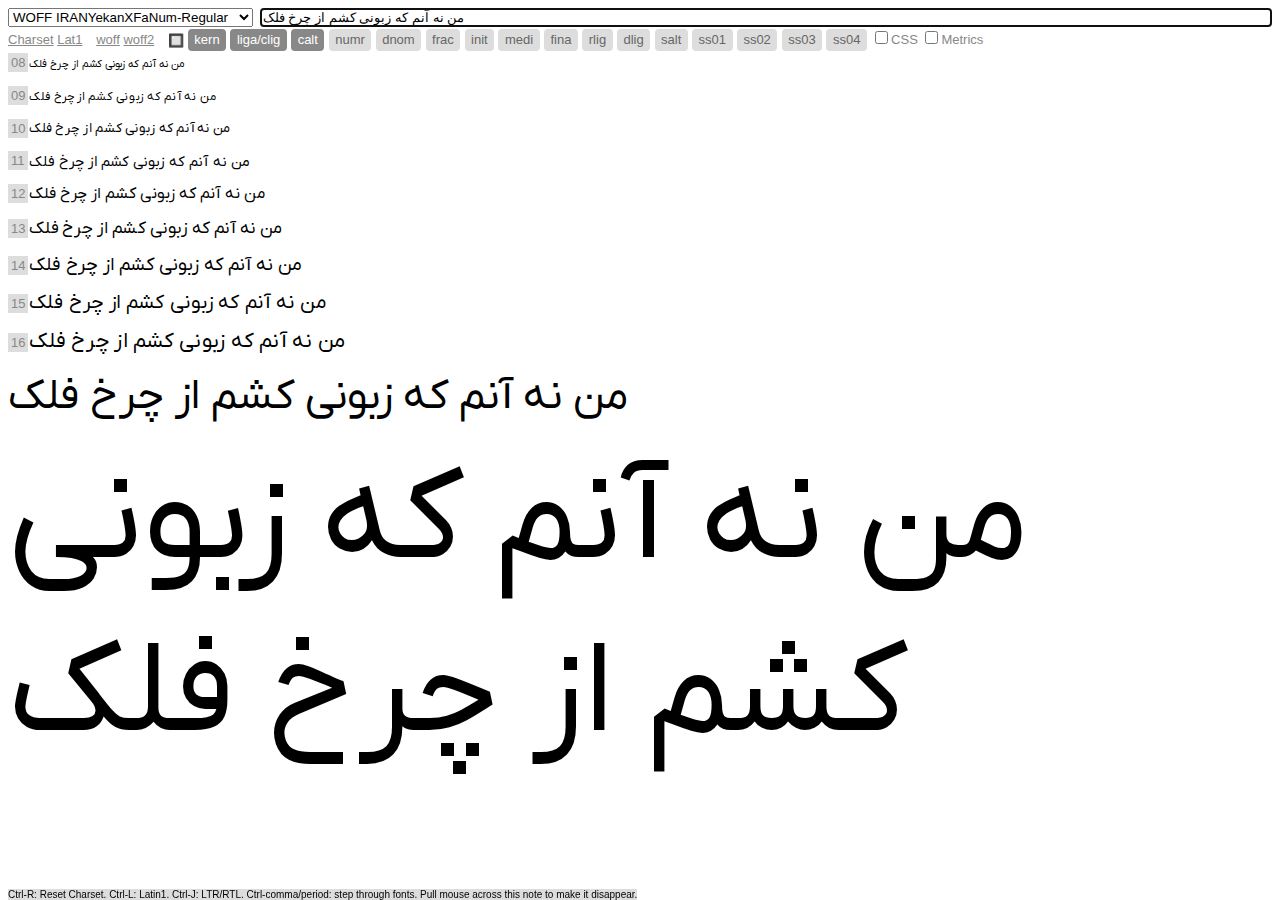
<file: Estate/public/font/IRANYekan/Farsi numerals/Webfonts/fonttest.html>
<head>
	<meta http-equiv="Cache-Control" content="no-cache, no-store, must-revalidate" />
	<meta http-equiv="Content-type" content="text/html; charset=utf-8" />
	<meta http-equiv="X-UA-Compatible" content="IE=9" />
	<title>IRANYekanXFaNum</title>
	<style type="text/css" media="screen">
		@font-face { font-family: 'WOFF IRANYekanXFaNum-Regular'; src: url('Woff/IRANYekanXFaNum-Regular.woff'); }
		@font-face { font-family: 'WOFF IRANYekanXFaNum-Bold'; src: url('Woff/IRANYekanXFaNum-Bold.woff'); }
		@font-face { font-family: 'WOFF2 IRANYekanXFaNum-Regular'; src: url('Woff2/IRANYekanXFaNum-Regular.woff2'); }
		@font-face { font-family: 'WOFF2 IRANYekanXFaNum-Bold'; src: url('Woff2/IRANYekanXFaNum-Bold.woff2'); }
		
		body { 
			background: white;
			color: black;
		}
		.features, .label, a, #controls {
			font: normal normal normal small sans-serif;
		}
		.features .emojiButton {
			vertical-align: -5%;
			font-size: small;
		}
		.emojiButton {
			cursor: pointer;
		}
		#flexbox {
			display: flex;
			flex-flow: column;
			height: 100%;
		}
		#controls {
			flex: 0 1 auto;
			margin: 0;
			padding: 0;
			width: 100%;
			border: 0px solid transparent;
			height: auto;
			user-select: none;
			-moz-user-select: none;
			-webkit-user-select: none;
		}
		#metricsLine {
			background-color: #EEE;
			border-top: 1px solid #AAA;
			border-bottom: 1px solid #AAA;
			width: 100%;
			margin: 0.2em 0;
			padding: 0 0;
			font-size: 2em;
			white-space: nowrap;
			overflow-x: auto;
			overflow-y: hidden;
			text-overflow: none;
			display: none;
			scrollbar-width: none; /* Firefox */
			-ms-overflow-style: none;  /* Internet Explorer 10+ */
		}
		#metricsLine::-webkit-scrollbar { /* WebKit */
			width: 0;
			height: 0;
		}
		#waterfall {
			flex: 1 1 auto;
			border: 0 solid transparent;
			margin: 0;
			padding: 0;
			width: 100%;
			color: black;
			overflow-x: hidden;
			overflow-y: scroll;
			font-family: "WOFF IRANYekanXFaNum-Regular"; 
			font-feature-settings: "kern" on, "liga" on, "calt" on;
			-moz-font-feature-settings: "kern" on, "liga" on, "calt" on;
			-webkit-font-feature-settings: "kern" on, "liga" on, "calt" on;
			-ms-font-feature-settings: "kern" on, "liga" on, "calt" on;
			-o-font-feature-settings: "kern" on, "liga" on, "calt" on;
		}
		div, p	{
			padding: 0;
			margin: 0;
		}
		#waterfall p {
			margin-bottom: 0.8em;
			overflow-wrap: break-word;
		}
		.○ .sampletext {
			-webkit-text-stroke: 1px black;
			-webkit-text-fill-color: #FFF0;
		}
		.features, .label, a {
			color: #888;
		}
		.label {
			background-color: #ddd;
			padding: 2px 3px;
		}
		
		span#p08 { font-size: 08pt; padding: 08pt 0; }
		span#p09 { font-size: 09pt; padding: 09pt 0; }
		span#p10 { font-size: 10pt; padding: 10pt 0; }
		span#p11 { font-size: 11pt; padding: 11pt 0; }
		span#p12 { font-size: 12pt; padding: 12pt 0; }
		span#p13 { font-size: 13pt; padding: 13pt 0; }
		span#p14 { font-size: 14pt; padding: 14pt 0; }
		span#p15 { font-size: 15pt; padding: 15pt 0; }
		span#p16 { font-size: 16pt; padding: 16pt 0; }
		span#largeParagraph { font-size: 32pt; padding: 32pt 0; }
		span#veryLargeParagraph { font-size: 100pt; padding: 100pt 0; }
		
		.otFeatureLabel {
			color: #666;
			background-color: #ddd;
			padding: 0.2em 0.5em 0.3em 0.5em;
			margin: 0 .04em;
			line-height: 2em;
			border-radius: 0.3em;
			border: 0;
			text-align:center;
		}
		.otFeatureLabel, .otFeature {
			position: relative;
			opacity: 1;
			pointer-events: auto;
			white-space: nowrap;
		}
		.otFeatureLabel {
			padding: 0.2em 0.5em 0.3em 0.5em;
			margin: 0 .04em;
			line-height: 2em;
			color: #666;
			background-color: #ddd;
			border-radius: 0.3em;
			border: 0;
			text-align: center;
			z-index: 6;
		}
		.wrapper {
			width: auto;
			overflow: hidden;
			border: 0 solid transparent;
		}
		select {
			float: left;
			margin: 0 0.5em 0 0;
			padding: 0;
		}
		input[type=text] {
			border: 1px solid #999;
			margin: 0;
			width: 100%;
		}
		.features {
			clear: left;
		}
		input[type=checkbox]:checked + label { 
			visibility: visible;
			color: #fff;
			background-color: #888; 
		}
		.otFeature {
			visibility: collapse;
			margin: 0 -1em 0 0;
		}
		.otFeatureLabel .tooltip {
			visibility: hidden;
			background-color: #333;
			color: white;
			text-align: center;
			padding: 0px 5px;
			top: -2em;
			left: 0;
			position: absolute;
			z-index: 8;
		}
		.otFeatureLabel:hover .tooltip {
			visibility: visible;
		}
		#featureLine {
			display: none;
			border-bottom: 1px solid #999;
			padding: 0.5em 0;
			margin-bottom: 0.5em;
		}
		
		/* Footer paragraph: */
		#helptext {
			color: black;
			background-color: #ddd;
			position: fixed;
			bottom: 0;
			padding: 2px
			width: 100%;
			font: x-small sans-serif;
		}
		
		/* Dark Mode */
		@media (prefers-color-scheme: dark) {
			body { 
				background: #333;
			}
			.features, .label, a, body, p, #metricsLine {
				color: white;
			}
			.label {
				background-color: black;
				padding: 2px 3px;
			}
			.otFeatureLabel, input[type=text] {
				color: white;
				background-color: black;
			}
			input[type=checkbox]:checked + label { 
				color: black;
				background-color: #aaa;
			}
			#helptext {
				background-color: #777;
			}
			.○ .sampletext {
				-webkit-text-stroke: 1px white;
				-webkit-text-fill-color: #0000;
			}
			#metricsLine {
				background-color: #222;
				border-color: #777;
			}
		}
	</style>
</head>
<body onload="document.getElementById('textInput').focus();setCharset();">
<div id="flexbox">
<div id="controls">
	<div>
		<select size="1" id="fontFamilySelector" name="fontFamilySelector" onchange="changeFont()">
			<option value="IRANYekanXFaNum-Regular.woff">WOFF IRANYekanXFaNum-Regular</option>
			<option value="IRANYekanXFaNum-Bold.woff">WOFF IRANYekanXFaNum-Bold</option>
			<option value="IRANYekanXFaNum-Regular.woff2">WOFF2 IRANYekanXFaNum-Regular</option>
			<option value="IRANYekanXFaNum-Bold.woff2">WOFF2 IRANYekanXFaNum-Bold</option>
		</select>
		<div class="wrapper" spellcheck="false">
			<input type="text" value="Type Text Here." id="textInput" onclick="this.select();" onkeyup="updateParagraph()" />
		</div>
	</div>
	<p class="features">
		<a href="javascript:setCharset();">Charset</a>
		<a href="javascript:setLat1();">Lat1</a>
		&ensp;
		<a href="https://caniuse.com/#feat=woff">woff</a>
		<a href="https://caniuse.com/#feat=woff2">woff2</a>
		&ensp;
		<a onclick="toggleInverse();" id="invert" class="emojiButton">🔲</a>
		<label><input type="checkbox" id="kern" value="kern" class="otFeature" onchange="updateFeatures()" checked><label for="kern" class="otFeatureLabel">kern</label>
		<label><input type="checkbox" id="liga" value="liga" class="otFeature" onchange="updateFeatures()" checked><label for="liga" class="otFeatureLabel">liga/clig</label>
		<label><input type="checkbox" id="calt" value="calt" class="otFeature" onchange="updateFeatures()" checked><label for="calt" class="otFeatureLabel">calt</label>
		<input type="checkbox" id="numr" value="numr" class="otFeature" onchange="updateFeatures()"><label for="numr" class="otFeatureLabel">numr</label>
		<input type="checkbox" id="dnom" value="dnom" class="otFeature" onchange="updateFeatures()"><label for="dnom" class="otFeatureLabel">dnom</label>
		<input type="checkbox" id="frac" value="frac" class="otFeature" onchange="updateFeatures()"><label for="frac" class="otFeatureLabel">frac</label>
		<input type="checkbox" id="init" value="init" class="otFeature" onchange="updateFeatures()"><label for="init" class="otFeatureLabel">init</label>
		<input type="checkbox" id="medi" value="medi" class="otFeature" onchange="updateFeatures()"><label for="medi" class="otFeatureLabel">medi</label>
		<input type="checkbox" id="fina" value="fina" class="otFeature" onchange="updateFeatures()"><label for="fina" class="otFeatureLabel">fina</label>
		<input type="checkbox" id="rlig" value="rlig" class="otFeature" onchange="updateFeatures()"><label for="rlig" class="otFeatureLabel">rlig</label>
		<input type="checkbox" id="dlig" value="dlig" class="otFeature" onchange="updateFeatures()"><label for="dlig" class="otFeatureLabel">dlig</label>
		<input type="checkbox" id="salt" value="salt" class="otFeature" onchange="updateFeatures()"><label for="salt" class="otFeatureLabel">salt</label>
		<input type="checkbox" id="ss01" value="ss01" class="otFeature" onchange="updateFeatures()"><label for="ss01" class="otFeatureLabel">ss01</label>
		<input type="checkbox" id="ss02" value="ss02" class="otFeature" onchange="updateFeatures()"><label for="ss02" class="otFeatureLabel">ss02</label>
		<input type="checkbox" id="ss03" value="ss03" class="otFeature" onchange="updateFeatures()"><label for="ss03" class="otFeatureLabel">ss03</label>
		<input type="checkbox" id="ss04" value="ss04" class="otFeature" onchange="updateFeatures()"><label for="ss04" class="otFeatureLabel">ss04</label>
		<label><input type="checkbox" value="show" onchange="updateFeatures();document.getElementById('featureLine').style.display=this.checked?'block':'none'">CSS</label>
		<label><input type="checkbox" value="show" onchange="updateFeatures();document.getElementById('metricsLine').style.display=this.checked?'block':'none'">Metrics</label>
	</p>
	<p class="features" id="featureLine">font-feature-settings: "kern" on, "liga" on, "calt" on;</p>
</div>
<div id="waterfall" class="●">
	<div id="metricsLine"></div>
	<p><span class="label">08</span>&nbsp;<span class="sampletext" id="p08"></span></p>
	<p><span class="label">09</span>&nbsp;<span class="sampletext" id="p09"></span></p>
	<p><span class="label">10</span>&nbsp;<span class="sampletext" id="p10"></span></p>
	<p><span class="label">11</span>&nbsp;<span class="sampletext" id="p11"></span></p>
	<p><span class="label">12</span>&nbsp;<span class="sampletext" id="p12"></span></p>
	<p><span class="label">13</span>&nbsp;<span class="sampletext" id="p13"></span></p>
	<p><span class="label">14</span>&nbsp;<span class="sampletext" id="p14"></span></p>
	<p><span class="label">15</span>&nbsp;<span class="sampletext" id="p15"></span></p>
	<p><span class="label">16</span>&nbsp;<span class="sampletext" id="p16"></span></p>
	<p><span class="sampletext" id="largeParagraph"></span></p>
	<p><span class="sampletext" id="veryLargeParagraph"></span></p>
</div>
</div>

<!-- Disclaimer -->
<p id="helptext" onmouseleave="vanish(this);">
	Ctrl-R: Reset Charset. Ctrl-L: Latin1. Ctrl-J: LTR/RTL. Ctrl-comma/period: step through fonts. Pull mouse across this note to make it disappear.
</p>

<script type="text/javascript">
	const selector = document.getElementById("fontFamilySelector");
	const selectorOptions = selector.options;
	const selectorLength = selectorOptions.length;

	document.addEventListener('keyup', keyAnalysis);
	
	function keyAnalysis(event) {
		if (event.ctrlKey) {
			if (event.code == 'KeyR') {
				setCharset();
			} else if (event.code == 'KeyL') {
				setLat1();
			} else if (event.code == 'KeyJ') {
				toggleLeftRight();
			} else if (event.code == 'Period') {
				selector.selectedIndex = (selector.selectedIndex + 1) % selectorLength;
				changeFont();
			} else if (event.code == 'Comma') {
				var newIndex = selector.selectedIndex - 1;
				if (newIndex<0) {
					newIndex = selectorLength - 1;
				}
				selector.selectedIndex = newIndex;
				changeFont();
			}
		}
	}
	function updateParagraph() {
		// update paragraph text based on user input:
		const txt = document.getElementById('textInput');
		const paragraphs = document.getElementsByClassName('sampletext');
		for (i = 0; i < paragraphs.length; i++) {
			paragraph = paragraphs[i];
			paragraph.textContent = txt.value;
		}
		
		// update other elements:
		document.getElementById('metricsLine').textContent = txt.value;
	}
	function updateFeatures() {
		// update features based on user input:
		// first, get feature on/off line:
		var cssCode = "";
		var codeLine = "";
		var checkboxes = document.getElementsByClassName("otFeature")
		for (i = 0; i < checkboxes.length; i++) {
			var checkbox = checkboxes[i];
			codeLine += '"'+checkbox.id+'" ';
			codeLine += checkbox.checked ? 'on, ' : 'off, ';
			if (checkbox.name=="kern") {
				cssCode += "font-kerning: "
				cssCode += checkbox.checked ? 'normal; ' : 'none; ';
			} else if (checkbox.name=="liga") {
				codeLine += '"clig" '
				codeLine += checkbox.checked ? 'on, ' : 'off, ';
				cssCode += "font-variant-ligatures: "
				cssCode += checkbox.checked ? 'common-ligatures contextual; ' : 'no-common-ligatures no-contextual; ';
			} else if (checkbox.name=="dlig") {
				cssCode += "font-variant-ligatures: "
				cssCode += checkbox.checked ? 'discretionary-ligatures; ' : 'no-discretionary-ligatures; ';
			} else if (checkbox.name=="hlig") {
				cssCode += "font-variant-ligatures: "
				cssCode += checkbox.checked ? 'historical-ligatures; ' : 'no-historical-ligatures; ';
			}
		}
		codeLine = codeLine.slice(0, -2)
		
		// then, apply line for every browser:
		const prefixes = ["","-moz-","-webkit-","-ms-","-o-",];
		const suffix = "font-feature-settings: "
		for (i = 0; i < prefixes.length; i++) {
			var prefix = prefixes[i];
			cssCode += prefix
			cssCode += suffix
			cssCode += codeLine
			cssCode += "; "
		}
		
		document.getElementById('waterfall').style.cssText = cssCode;
		document.getElementById('featureLine').innerHTML = cssCode.replace(/;/g,";<br/>");
		changeFont();
	}
	function changeFont() {
		var selected_index = selector.selectedIndex;
		var selected_option_text = selector.options[selected_index].text;
		document.getElementById('waterfall').style.fontFamily = selected_option_text;
	}
	function setDefaultText(defaultText) {
		document.getElementById('textInput').value = decodeEntities(defaultText);
		updateParagraph();
	}
	function setLat1() {
		const lat1 = "من نه آنم که زبونی کشم از چرخ فلک";
		return setDefaultText(lat1);
	}
	function setCharset() {
		const completeCharSet = 
		'من نه آنم که زبونی کشم از چرخ فلک'
		setDefaultText(completeCharSet);
	}
	function decodeEntities(string){
		var elem = document.createElement('div');
		elem.innerHTML = string;
		return elem.textContent;
	}
	function vanish(item) {
		item.style.setProperty("display", "none");
	}
	function toggleLeftRight() {
		const waterfall = document.getElementById("waterfall");
		if (waterfall.dir != "rtl") {
			waterfall.dir = "rtl";
			waterfall.align = "right";
		} else {
			waterfall.dir = "";
			waterfall.align = "";
		}
	}
	function toggleInverse() {
		const testText = document.getElementById("waterfall");
		if (testText) {
			const link = document.getElementById("invert");
			if (testText.className == "●") {
				testText.className = "○";
				link.textContent = "🔳";
			} else {
				testText.className = "●";
				link.textContent = "🔲";
			}
		}
	}
</script>
</body>
</file>
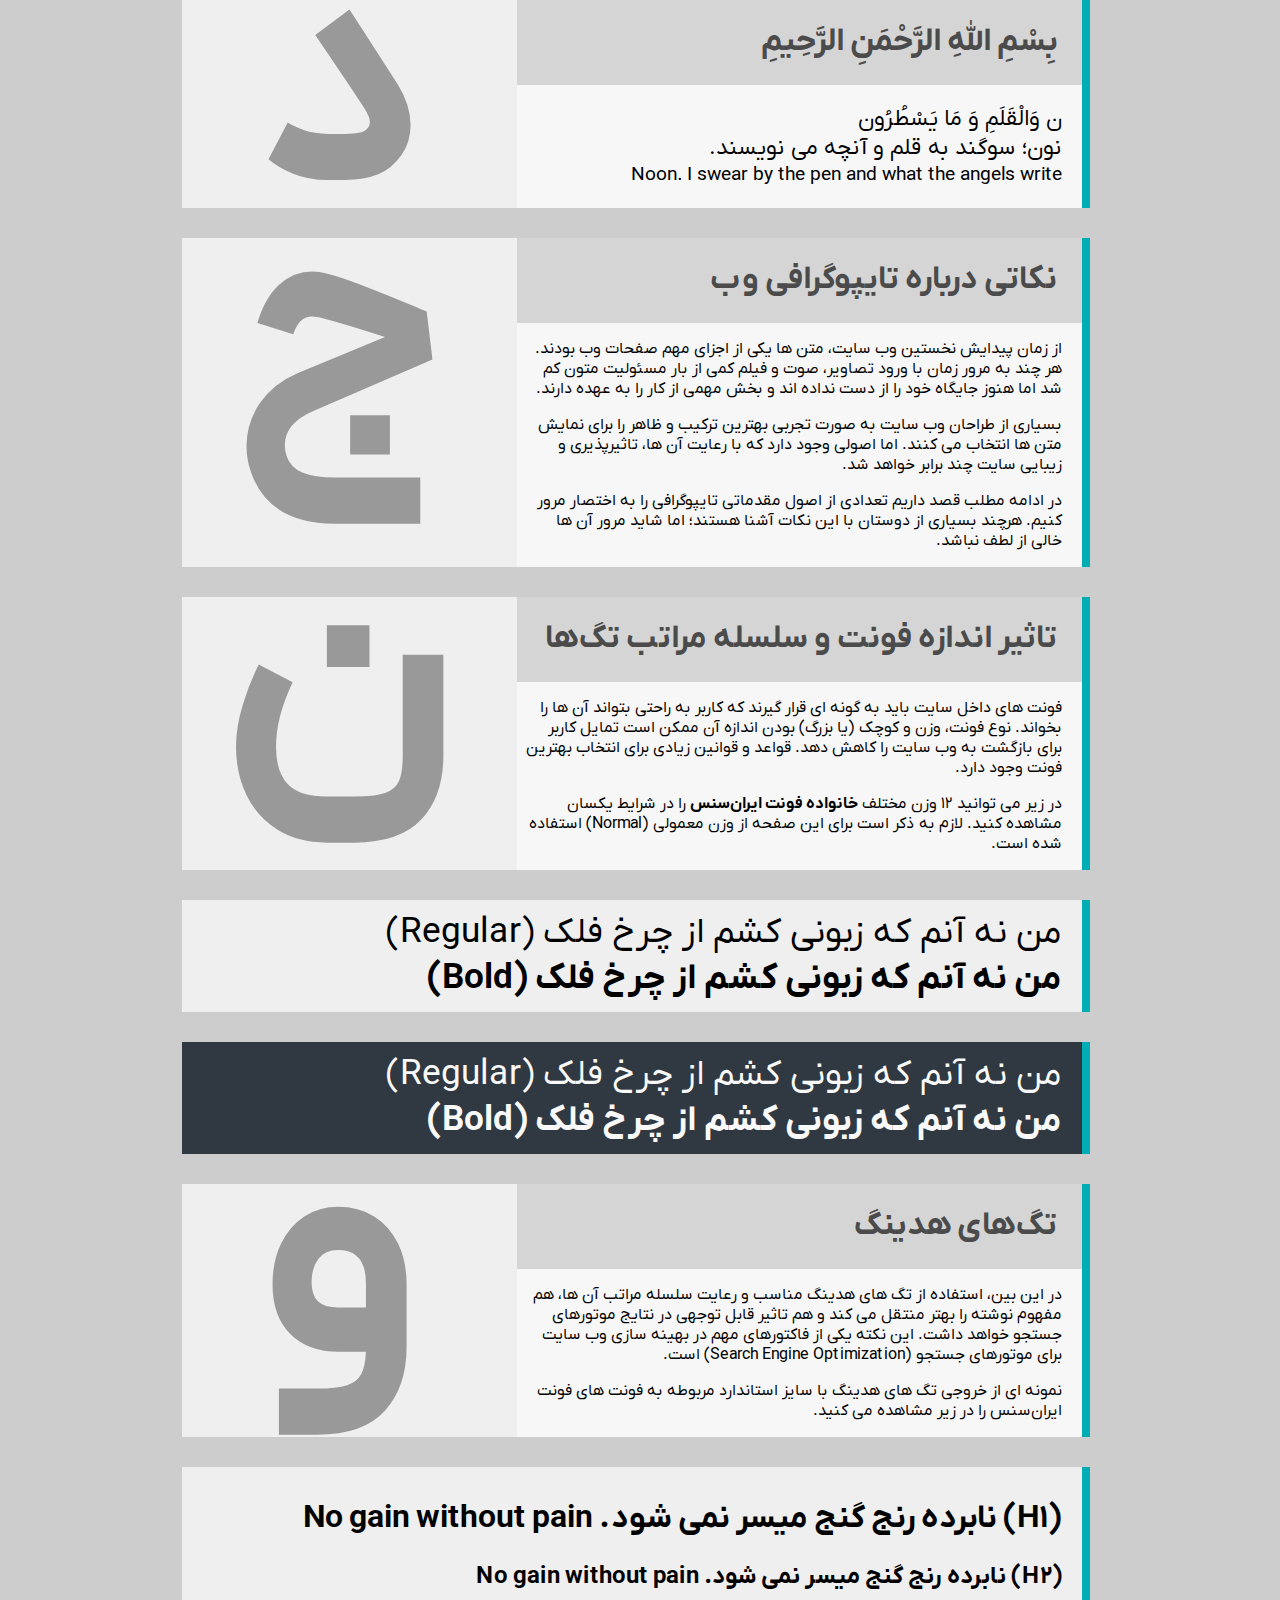
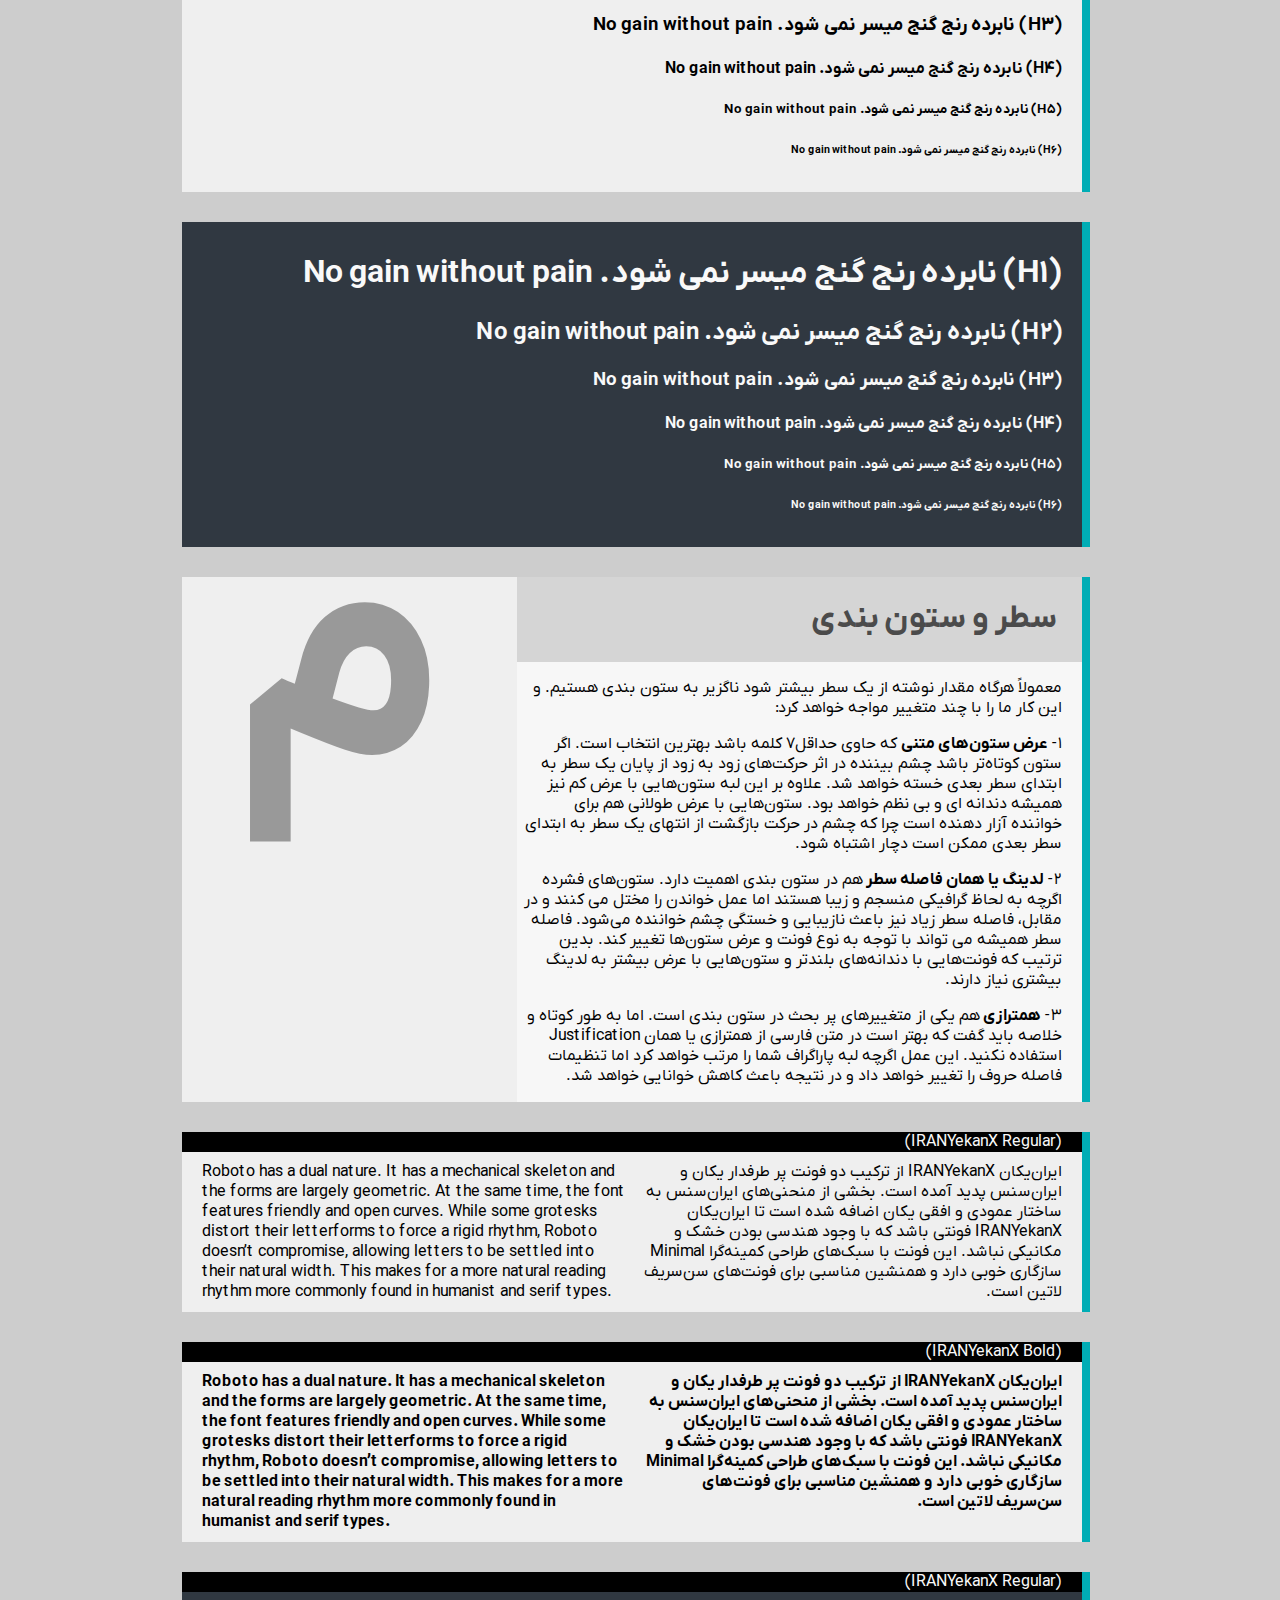
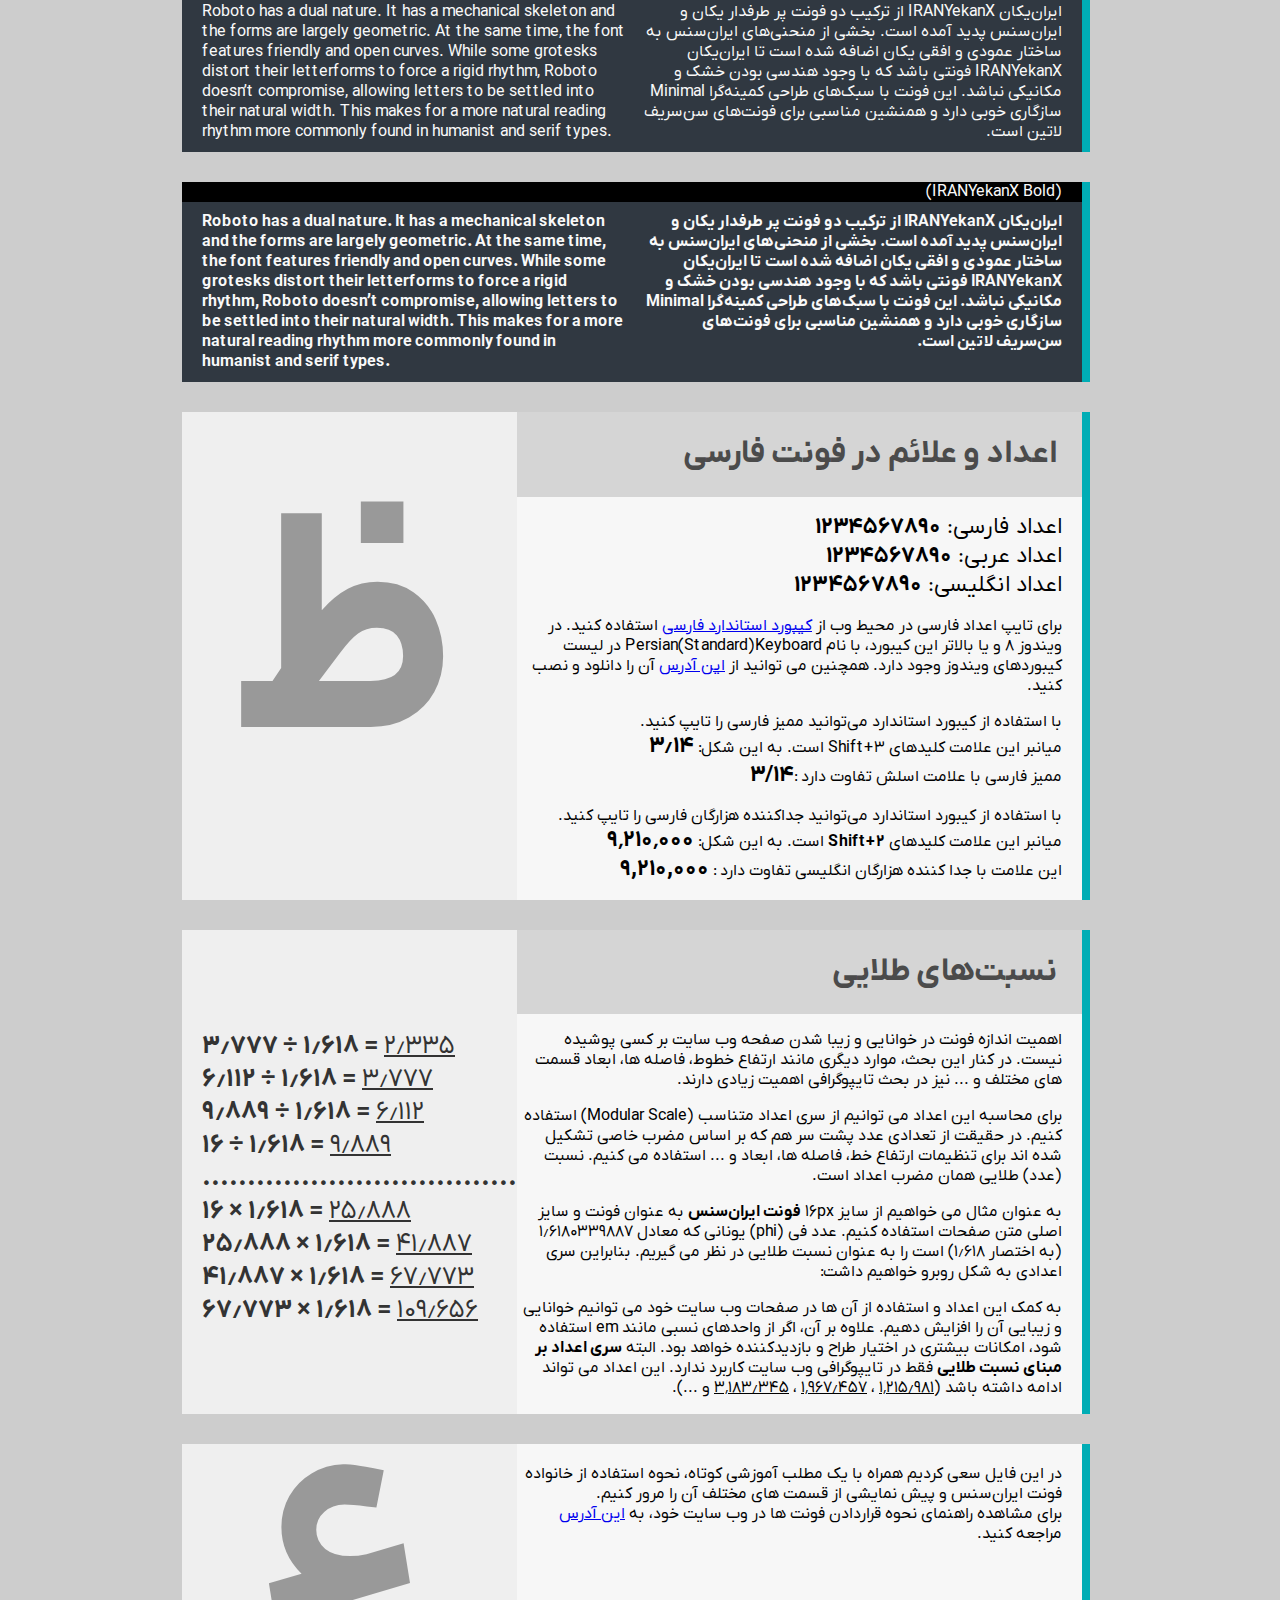
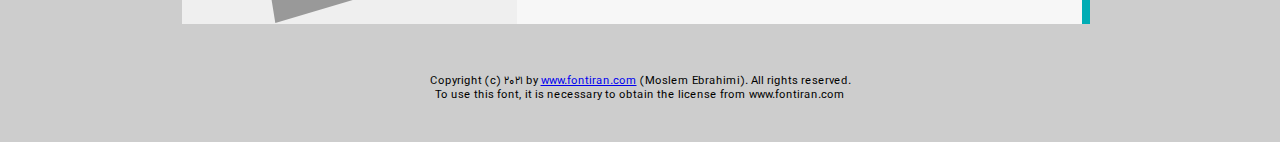
<file: Estate/public/font/IRANYekan/Farsi numerals/Webfonts/IranYekanX.html>
<!doctype html>
<html lang="fa">
<head>
<meta charset="utf-8">
<title>IRANYekanX Family Type face: خانواده فونت ایران‌سنس</title>

<meta name="fontiran.com:license" content="کد ۵ رقمی لایسنس">

<link href="style.css" rel="stylesheet">
</head>


<body dir="rtl">
<div class="wrapper">

<div class="mainbox">
<div class="titelbox">
<h1>بِسْمِ اللهِ الرَّحْمَنِ الرَّحِيمِ</h1>
</div>
<div class="alphabet" style="line-height:200px" > د </div> 
<div class="rightbox">
<br>
 <span class="text-xlarge">ن وَالْقَلَمِ وَ مَا يَسْطُرُون</span>
<br>
<span class="text-xlarge"> نون؛ سوگند به قلم و آنچه می نويسند. </span>
 <br>
<span class="text-large"> Noon. I swear by the pen and what the angels write </span>
<br>
<br>
</div>
</div>

<div class="mainbox">

<div class="titelbox" style="letter-spacing: 0px">
<h1>نکاتی درباره تایپوگرافی وب</h1>
</div>

<div class="alphabet" style="line-height:250px" > ج </div> 
<div class="rightbox">
	<p>از زمان پیدایش نخستین وب سایت، متن ها یکی از اجزای مهم صفحات وب بودند. هر چند به مرور زمان با ورود تصاویر، صوت و فیلم کمی از بار مسئولیت متون کم شد اما هنوز جایگاه خود را از دست نداده اند و بخش مهمی از کار را به عهده دارند.</p>
	<p>بسیاری از طراحان وب سایت به صورت تجربی بهترین ترکیب و ظاهر را برای نمایش متن ها انتخاب می کنند. اما اصولی وجود دارد که با رعایت آن ها، تاثیرپذیری و زیبایی سایت چند برابر خواهد شد.</p>
	<p>در ادامه مطلب قصد داریم تعدادی از اصول مقدماتی تایپوگرافی را به اختصار مرور کنیم. هرچند بسیاری از دوستان با این نکات آشنا هستند؛ اما شاید مرور آن ها خالی از لطف نباشد.</p>
</div> 


</div> 

<div class="mainbox">
<div class="titelbox" style="letter-spacing: 0px">
	<h1>تاثیر اندازه فونت و سلسله مراتب تگ‌ها</h1>
</div>    
    <div class="alphabet" style="line-height:170px"> ن </div> 
    <div class="rightbox">
	<p>فونت های داخل سایت باید به گونه ای قرار گیرند که کاربر به راحتی بتواند آن ها را بخواند. نوع فونت، وزن و کوچک (یا بزرگ) بودن اندازه آن ممکن است تمایل کاربر برای بازگشت به وب سایت را کاهش دهد. قواعد و قوانین زیادی برای انتخاب بهترین  فونت وجود دارد.</p>
	<p>در زیر می توانید ۱۲ وزن مختلف <strong>خانواده فونت ایران‌سنس</strong> را در شرایط یکسان مشاهده کنید. لازم به ذکر است برای این صفحه از وزن معمولی (Normal) استفاده شده است.</p>
    </div> 
</div> 

   
<div class="mainbox">
<div class="mainbox2">    

	<div class="text-regular"  style="font-size:2.2em">من نه آنم که زبونی کشم از چرخ فلک (Regular)</div>
	<div class="text-bold"  style="font-size:2.2em">من نه آنم که زبونی کشم از چرخ فلک (Bold)</div>

</div> 
</div>  

<div class="mainboxnegativ">
<div class="mainbox2">    
	
	<div class="text-regular"  style="font-size:2.2em">من نه آنم که زبونی کشم از چرخ فلک (Regular)</div>
	<div class="text-bold"  style="font-size:2.2em">من نه آنم که زبونی کشم از چرخ فلک (Bold)</div>

</div>
</div>

<div class="mainbox">
<div class="titelbox" style="letter-spacing: 0px">
	<h1>تگ‌های هدینگ</h1>
</div>    
    <div class="alphabet" style="line-height:180px"> و </div> 
    <div class="rightbox">
<p>در این بین، استفاده از تگ های هدینگ مناسب و رعایت سلسله مراتب آن ها، هم مفهوم نوشته را بهتر منتقل می کند و هم تاثیر قابل توجهی در نتایج موتورهای جستجو خواهد داشت. این نکته یکی از فاکتورهای مهم در بهینه سازی وب سایت برای موتورهای جستجو (Search Engine Optimization) است.</p>
	<p>نمونه ای از خروجی تگ های هدینگ با سایز استاندارد مربوطه به فونت های فونت ایران‌سنس را در زیر مشاهده می کنید.</p>
 </div> 
</div> 
    
<div class="mainbox">
<div class="mainbox2"> 	
	<h1>(H1) نابرده رنج گنج میسر نمی شود. No gain without pain </h1>
	<h2>(H2) نابرده رنج گنج میسر نمی شود. No gain without pain</h2>
	<h3>(H3) نابرده رنج گنج میسر نمی شود. No gain without pain</h3>
	<h4>(H4) نابرده رنج گنج میسر نمی شود. No gain without pain </h4>
	<h5>(H5) نابرده رنج گنج میسر نمی شود. No gain without pain</h5>
	<h6>(H6) نابرده رنج گنج میسر نمی شود. No gain without pain</h6>
</div>
</div> 

<div class="mainboxnegativ">
<div class="mainbox2"> 	
	<h1>(H1) نابرده رنج گنج میسر نمی شود. No gain without pain </h1>
	<h2>(H2) نابرده رنج گنج میسر نمی شود. No gain without pain</h2>
	<h3>(H3) نابرده رنج گنج میسر نمی شود. No gain without pain</h3>
	<h4>(H4) نابرده رنج گنج میسر نمی شود. No gain without pain </h4>
	<h5>(H5) نابرده رنج گنج میسر نمی شود. No gain without pain</h5>
	<h6>(H6) نابرده رنج گنج میسر نمی شود. No gain without pain</h6>
</div>
</div>

<div class="mainbox">
<div class="titelbox" style="letter-spacing: 0px">
	<h1>سطر و ستون بندی</h1>
</div>    
    <div class="alphabet" style="line-height:200px"> م </div> 
    <div class="rightbox">
<p>معمولاً هرگاه مقدار نوشته از یک سطر بیشتر شود ناگزیر به ستون بندی هستیم. و این کار ما را با چند متغییر مواجه خواهد کرد:</p>
	<p>۱- <strong>عرض ستون‌های متنی</strong> که حاوی حداقل۷ کلمه باشد بهترین انتخاب است. اگر ستون کوتاه‌تر باشد چشم بیننده در اثر حرکت‌های زود به زود از پایان یک سطر به ابتدای سطر بعدی خسته خواهد شد. علاوه بر این لبه ستون‌هایی با عرض کم نیز همیشه دندانه ای و بی نظم خواهد بود. ستون‌هایی با عرض طولانی هم برای خواننده آزار دهنده است چرا که چشم در حرکت بازگشت از انتهای یک سطر به ابتدای سطر بعدی ممکن است دچار اشتباه شود.

    <p>۲- <strong>لدینگ یا همان فاصله سطر </strong> هم در ستون بندی اهمیت دارد. ستون‌های فشرده اگرچه به لحاظ گرافیکی منسجم و زیبا هستند اما عمل خواندن را مختل می کنند و در مقابل، فاصله سطر زیاد نیز باعث نازیبایی و خستگی چشم خواننده می‌شود. فاصله سطر همیشه می تواند با توجه به نوع فونت و عرض ستون‌ها تغییر کند. بدین ترتیب که فونت‌هایی با دندانه‌های بلند‌تر و ستون‌هایی با عرض بیشتر به لدینگ بیشتری نیاز دارند.    
    <p>۳- <strong>همترازی </strong> هم یکی از متغییرهای پر بحث در ستون بندی است. اما به طور کوتاه و خلاصه باید گفت که بهتر است در متن فارسی از همترازی یا همان Justification استفاده نکنید. این عمل اگرچه لبه پاراگراف شما را مرتب خواهد کرد اما تنظیمات فاصله حروف را تغییر خواهد داد و در نتیجه باعث کاهش خوانایی خواهد شد.                </div> 
</div> 



<div class="mainbox"> 
<div class="mainbox2negativ">(IRANYekanX Regular)</div>     
	<div class="farsiparagraph"><span class="text-regular">
ایران‌یکان IRANYekanX از ترکیب دو فونت پر طرفدار یکان و ایران‌سنس پدید آمده است. بخشی از منحنی‌های ایران‌سنس به ساختار عمودی و افقی یکان اضافه شده است تا ایران‌یکان IRANYekanX فونتی باشد که با وجود هندسی بودن خشک و مکانیکی نباشد. این فونت با سبک‌های طراحی کمینه‌گرا Minimal سازگاری خوبی دارد و همنشین مناسبی برای فونت‌های سن‌سریف لاتین است.	</span></div>

<div class="englishparagraph"><span class="text-regular">
Roboto has a dual nature. It has a mechanical skeleton and the forms are largely geometric. At the same time, the font features friendly and open curves. While some grotesks distort their letterforms to force a rigid rhythm, Roboto doesn’t compromise, allowing letters to be settled into their natural width. This makes for a more natural reading rhythm more commonly found in humanist and serif types.</span></div>	  
</div>

<div class="mainbox"> 
<div class="mainbox2negativ">(IRANYekanX Bold)</div>     
	<div class="farsiparagraph"><span class="text-bold">
ایران‌یکان IRANYekanX از ترکیب دو فونت پر طرفدار یکان و ایران‌سنس پدید آمده است. بخشی از منحنی‌های ایران‌سنس به ساختار عمودی و افقی یکان اضافه شده است تا ایران‌یکان IRANYekanX فونتی باشد که با وجود هندسی بودن خشک و مکانیکی نباشد. این فونت با سبک‌های طراحی کمینه‌گرا Minimal سازگاری خوبی دارد و همنشین مناسبی برای فونت‌های سن‌سریف لاتین است.	</span></div>

<div class="englishparagraph"><span class="text-bold">
Roboto has a dual nature. It has a mechanical skeleton and the forms are largely geometric. At the same time, the font features friendly and open curves. While some grotesks distort their letterforms to force a rigid rhythm, Roboto doesn’t compromise, allowing letters to be settled into their natural width. This makes for a more natural reading rhythm more commonly found in humanist and serif types.</span></div>	  
</div>

<div class="mainboxnegativ"> 
<div class="mainbox2negativ">(IRANYekanX Regular)</div>     
	<div class="farsiparagraph"><span class="text-regular">
ایران‌یکان IRANYekanX از ترکیب دو فونت پر طرفدار یکان و ایران‌سنس پدید آمده است. بخشی از منحنی‌های ایران‌سنس به ساختار عمودی و افقی یکان اضافه شده است تا ایران‌یکان IRANYekanX فونتی باشد که با وجود هندسی بودن خشک و مکانیکی نباشد. این فونت با سبک‌های طراحی کمینه‌گرا Minimal سازگاری خوبی دارد و همنشین مناسبی برای فونت‌های سن‌سریف لاتین است.	</span></div>

<div class="englishparagraph"><span class="text-regular">
Roboto has a dual nature. It has a mechanical skeleton and the forms are largely geometric. At the same time, the font features friendly and open curves. While some grotesks distort their letterforms to force a rigid rhythm, Roboto doesn’t compromise, allowing letters to be settled into their natural width. This makes for a more natural reading rhythm more commonly found in humanist and serif types.</span></div>	  
</div>


<div class="mainboxnegativ"> 
<div class="mainbox2negativ">(IRANYekanX Bold)</div>     
	<div class="farsiparagraph"><span class="text-bold">
ایران‌یکان IRANYekanX از ترکیب دو فونت پر طرفدار یکان و ایران‌سنس پدید آمده است. بخشی از منحنی‌های ایران‌سنس به ساختار عمودی و افقی یکان اضافه شده است تا ایران‌یکان IRANYekanX فونتی باشد که با وجود هندسی بودن خشک و مکانیکی نباشد. این فونت با سبک‌های طراحی کمینه‌گرا Minimal سازگاری خوبی دارد و همنشین مناسبی برای فونت‌های سن‌سریف لاتین است.	</span></div>

<div class="englishparagraph"><span class="text-bold">
Roboto has a dual nature. It has a mechanical skeleton and the forms are largely geometric. At the same time, the font features friendly and open curves. While some grotesks distort their letterforms to force a rigid rhythm, Roboto doesn’t compromise, allowing letters to be settled into their natural width. This makes for a more natural reading rhythm more commonly found in humanist and serif types.</span></div>	  
</div>



<div class="mainbox">
<div class="titelbox" style="letter-spacing: 0px">
	<h1>اعداد و علائم در فونت فارسی</h1>
</div>    
    <div class="alphabet" style="line-height:470px"> ظ </div> 
    <div class="rightbox">
      <p><span class="text-xlarge">اعداد فارسی: <strong>۱۲۳۴۵۶۷۸۹۰</strong></span><br>
        <span class="text-xlarge">اعداد عربی: <strong>۱۲۳٤٥٦۷۸۹۰</strong></span><br>
      <span class="text-xlarge">اعداد انگلیسی: <strong>1234567890</strong></span></p>
      <p>برای تایپ اعداد فارسی در محیط وب از <a href="http://fontiran.com/%d9%86%d8%b5%d8%a8-%da%a9%db%8c%d8%a8%d9%88%d8%b1%d8%af-%d9%81%d8%a7%d8%b1%d8%b3%db%8c-%d8%a7%d8%b3%d8%aa%d8%a7%d9%86%d8%af%d8%a7%d8%b1%d8%af-%d8%af%d8%b1-%d9%88%db%8c%d9%86%d8%af%d9%88%d8%b28-%d9%88/">کیبورد استاندارد فارسی</a> استفاده کنید. در ویندوز ۸ و یا بالاتر این کیبورد، با نام Persian(Standard)Keyboard در لیست کیبوردهای ویندوز وجود دارد. همچنین می توانید از <a href="http://persian-computing.ir/download/Iranian_Standard_Persian_Keyboard_(ISIRI_9147)_(Version_2.0).zip">این آدرس</a> آن را دانلود و نصب کنید.</p>
      <span>
      <p>با استفاده از کیبورد استاندارد می‌توانید ممیز فارسی را تایپ کنید.<br>
        <span>میانبر این علامت کلیدهای <span class="text-medium">Shift+3</span> است. به این شکل: <strong class="text-xlarge">۳٫۱۴</strong></span><br>
        <span >ممیز فارسی با علامت اسلش  تفاوت دارد :<strong class="text-xlarge">۳/۱۴</strong></span>
</p>
      <p>با استفاده از کیبورد استاندارد می‌توانید جداکننده هزارگان فارسی را تایپ کنید.<br>
      <span>میانبر این علامت کلیدهای <strong>Shift+2</strong> است. به این شکل: <strong class="text-xlarge">۹٬۲۱۰٬۰۰۰</strong></span><br>
        <span >این علامت با جدا کننده هزارگان انگلیسی تفاوت دارد : <strong class="text-xlarge">۹,۲۱۰,۰۰۰</strong></span>
      </p>
    </div> 
</div>
    
 <div class="mainbox">
<div class="titelbox" style="letter-spacing: 0px">      
	<h1> نسبت‌های طلایی</h1>
</div>    
    <div class="alphabet2">
    <div style="padding-left:20px">
	۳٫۷۷۷ &divide; ۱٫۶۱۸ = <span class="text-regular text-underline">۲٫۳۳۵</span>
	<br>
	۶٫۱۱۲ &divide; ۱٫۶۱۸ = <span class="text-regular text-underline">۳٫۷۷۷</span>
	<br>
	۹٫۸۸۹ &divide; ۱٫۶۱۸ = <span class="text-regular text-underline">۶٫۱۱۲</span>
	<br>
	۱۶ &divide; ۱٫۶۱۸ = <span class="text-regular text-underline">۹٫۸۸۹</span>
	<br>
.......................................
	<br>
	۱۶ &times; ۱٫۶۱۸ = <span class="text-regular text-underline">۲۵٫۸۸۸</span>
	<br>
	۲۵٫۸۸۸ &times; ۱٫۶۱۸ = <span class="text-regular text-underline">۴۱٫۸۸۷</span>
	<br>
	۴۱٫۸۸۷ &times; ۱٫۶۱۸ = <span class="text-regular text-underline">۶۷٫۷۷۳</span>
	<br>
	۶۷٫۷۷۳ &times; ۱٫۶۱۸ = <span class="text-regular text-underline">۱۰۹٫۶۵۶</span>
    </div>
	</div>
     <div class="rightbox">   
	<p>اهمیت اندازه فونت در خوانایی و زیبا شدن صفحه وب سایت بر کسی پوشیده نیست. در کنار این بحث، موارد دیگری مانند ارتفاع خطوط، فاصله ها، ابعاد قسمت های مختلف و ... نیز در بحث تایپوگرافی اهمیت زیادی دارند.</p>
	<p>برای محاسبه این اعداد می توانیم از سری اعداد متناسب (Modular Scale) استفاده کنیم. در حقیقت از تعدادی عدد پشت سر هم که بر اساس مضرب خاصی تشکیل شده اند برای تنظیمات ارتفاع خط، فاصله ها، ابعاد و ... استفاده می کنیم. نسبت (عدد) طلایی همان مضرب اعداد است.</p>
	<p>به عنوان مثال می خواهیم از سایز 16px <strong>فونت ایران‌سنس</strong> به عنوان فونت و سایز اصلی متن صفحات استفاده کنیم. عدد فی (phi) یونانی که معادل ۱٫۶۱۸۰۳۳۹۸۸۷ (به اختصار ۱٫۶۱۸) است را به عنوان نسبت طلایی در نظر می گیریم. بنابراین سری اعدادی به شکل روبرو خواهیم داشت:</p>
	
	<p>
	به کمک این اعداد و استفاده از آن ها در صفحات وب سایت خود می توانیم خوانایی و زیبایی آن را افزایش دهیم. علاوه بر آن، اگر از واحدهای نسبی مانند em استفاده شود، امکانات بیشتری در اختیار طراح و بازدیدکننده خواهد بود. البته <strong>سری اعداد بر مبنای نسبت طلایی</strong> فقط در تایپوگرافی وب سایت کاربرد ندارد.
	این اعداد می تواند ادامه داشته باشد (<span class="text-regular text-underline">۱٬۲۱۵٫۹۸۱</span> ، <span class="text-regular text-underline">۱٬۹۶۷٫۴۵۷</span> ، <span class="text-regular text-underline">۳٬۱۸۳٫۳۴۵</span> و ...).
	</p>

</div>    
</div>    
    
	
<div class="mainbox">
<div class="rightbox">
<br>
در این فایل سعی کردیم همراه با یک مطلب آموزشی کوتاه، نحوه استفاده از خانواده فونت ایران‌سنس و پیش نمایشی از قسمت های مختلف آن را مرور کنیم.
<br>
برای مشاهده راهنمای نحوه قراردادن فونت ها در وب سایت خود، به <a href="http://fontiran.com/%d9%86%d8%b5%d8%a8-%d9%81%d9%88%d9%86%d8%aa-%d8%a7%db%8c%d8%b1%d8%a7%d9%86-%d8%b3%d9%86%d8%b3-iransans-%d8%b1%d9%88%db%8c-%d9%88%d8%a8%d8%b3%d8%a7%db%8c%d8%aa/" target="_blank">این آدرس</a> مراجعه کنید.
<br>
<br>
<br>
<br>
<br>
</div>
<div class="alphabet" style="line-height:180px">ء</div>
</div>

    <br>
	<div class="footer">
    Copyright (c) 2021 by <a href="http://fontiran.com">www.fontiran.com</a> (Moslem Ebrahimi). All rights reserved.
    <br>
    To use this font, it is necessary to obtain the license from www.fontiran.com
    
	</div>
</div>
</body>
</html>
</file>
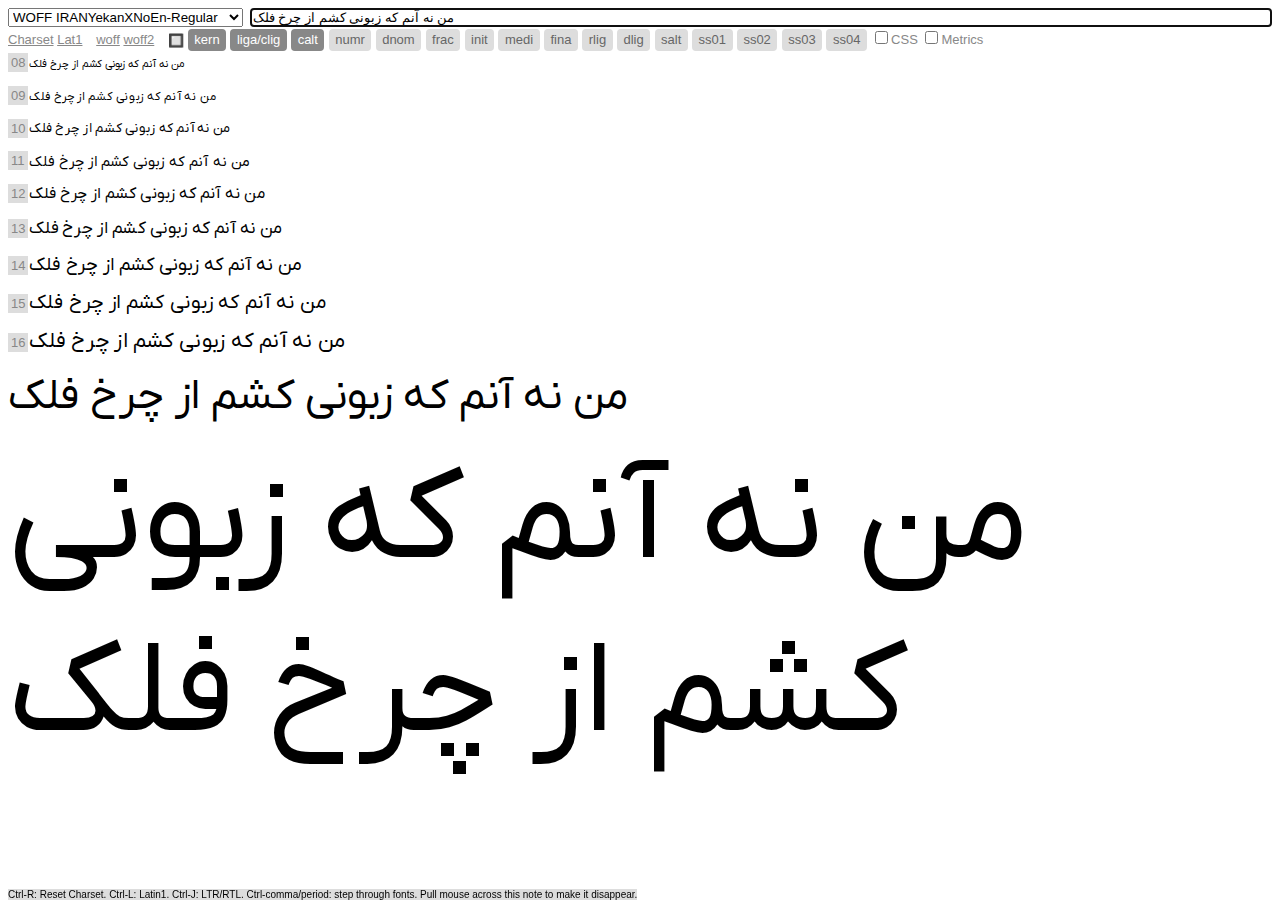
<file: Estate/public/font/IRANYekan/NonEnglish/Webfont NonEn/fonttest.html>
<head>
	<meta http-equiv="Cache-Control" content="no-cache, no-store, must-revalidate" />
	<meta http-equiv="Content-type" content="text/html; charset=utf-8" />
	<meta http-equiv="X-UA-Compatible" content="IE=9" />
	<title>IRANYekanXNoEn</title>
	<style type="text/css" media="screen">
		@font-face { font-family: 'WOFF IRANYekanXNoEn-Regular'; src: url('woff/IRANYekanXNoEn-Regular.woff'); }
		@font-face { font-family: 'WOFF IRANYekanXNoEn-Bold'; src: url('woff/IRANYekanXNoEn-Bold.woff'); }
		@font-face { font-family: 'WOFF2 IRANYekanXNoEn-Regular'; src: url('woff2/IRANYekanXNoEn-Regular.woff2'); }
		@font-face { font-family: 'WOFF2 IRANYekanXNoEn-Bold'; src: url('woff2/IRANYekanXNoEn-Bold.woff2'); }

		
		body { 
			background: white;
			color: black;
		}
		.features, .label, a, #controls {
			font: normal normal normal small sans-serif;
		}
		.features .emojiButton {
			vertical-align: -5%;
			font-size: small;
		}
		.emojiButton {
			cursor: pointer;
		}
		#flexbox {
			display: flex;
			flex-flow: column;
			height: 100%;
		}
		#controls {
			flex: 0 1 auto;
			margin: 0;
			padding: 0;
			width: 100%;
			border: 0px solid transparent;
			height: auto;
			user-select: none;
			-moz-user-select: none;
			-webkit-user-select: none;
		}
		#metricsLine {
			background-color: #EEE;
			border-top: 1px solid #AAA;
			border-bottom: 1px solid #AAA;
			width: 100%;
			margin: 0.2em 0;
			padding: 0 0;
			font-size: 2em;
			white-space: nowrap;
			overflow-x: auto;
			overflow-y: hidden;
			text-overflow: none;
			display: none;
			scrollbar-width: none; /* Firefox */
			-ms-overflow-style: none;  /* Internet Explorer 10+ */
		}
		#metricsLine::-webkit-scrollbar { /* WebKit */
			width: 0;
			height: 0;
		}
		#waterfall {
			flex: 1 1 auto;
			border: 0 solid transparent;
			margin: 0;
			padding: 0;
			width: 100%;
			color: black;
			overflow-x: hidden;
			overflow-y: scroll;
			font-family: "WOFF IRANYekanXNoEn-Regular"; 
			font-feature-settings: "kern" on, "liga" on, "calt" on;
			-moz-font-feature-settings: "kern" on, "liga" on, "calt" on;
			-webkit-font-feature-settings: "kern" on, "liga" on, "calt" on;
			-ms-font-feature-settings: "kern" on, "liga" on, "calt" on;
			-o-font-feature-settings: "kern" on, "liga" on, "calt" on;
		}
		div, p	{
			padding: 0;
			margin: 0;
		}
		#waterfall p {
			margin-bottom: 0.8em;
			overflow-wrap: break-word;
		}
		.○ .sampletext {
			-webkit-text-stroke: 1px black;
			-webkit-text-fill-color: #FFF0;
		}
		.features, .label, a {
			color: #888;
		}
		.label {
			background-color: #ddd;
			padding: 2px 3px;
		}
		
		span#p08 { font-size: 08pt; padding: 08pt 0; }
		span#p09 { font-size: 09pt; padding: 09pt 0; }
		span#p10 { font-size: 10pt; padding: 10pt 0; }
		span#p11 { font-size: 11pt; padding: 11pt 0; }
		span#p12 { font-size: 12pt; padding: 12pt 0; }
		span#p13 { font-size: 13pt; padding: 13pt 0; }
		span#p14 { font-size: 14pt; padding: 14pt 0; }
		span#p15 { font-size: 15pt; padding: 15pt 0; }
		span#p16 { font-size: 16pt; padding: 16pt 0; }
		span#largeParagraph { font-size: 32pt; padding: 32pt 0; }
		span#veryLargeParagraph { font-size: 100pt; padding: 100pt 0; }
		
		.otFeatureLabel {
			color: #666;
			background-color: #ddd;
			padding: 0.2em 0.5em 0.3em 0.5em;
			margin: 0 .04em;
			line-height: 2em;
			border-radius: 0.3em;
			border: 0;
			text-align:center;
		}
		.otFeatureLabel, .otFeature {
			position: relative;
			opacity: 1;
			pointer-events: auto;
			white-space: nowrap;
		}
		.otFeatureLabel {
			padding: 0.2em 0.5em 0.3em 0.5em;
			margin: 0 .04em;
			line-height: 2em;
			color: #666;
			background-color: #ddd;
			border-radius: 0.3em;
			border: 0;
			text-align: center;
			z-index: 6;
		}
		.wrapper {
			width: auto;
			overflow: hidden;
			border: 0 solid transparent;
		}
		select {
			float: left;
			margin: 0 0.5em 0 0;
			padding: 0;
		}
		input[type=text] {
			border: 1px solid #999;
			margin: 0;
			width: 100%;
		}
		.features {
			clear: left;
		}
		input[type=checkbox]:checked + label { 
			visibility: visible;
			color: #fff;
			background-color: #888; 
		}
		.otFeature {
			visibility: collapse;
			margin: 0 -1em 0 0;
		}
		.otFeatureLabel .tooltip {
			visibility: hidden;
			background-color: #333;
			color: white;
			text-align: center;
			padding: 0px 5px;
			top: -2em;
			left: 0;
			position: absolute;
			z-index: 8;
		}
		.otFeatureLabel:hover .tooltip {
			visibility: visible;
		}
		#featureLine {
			display: none;
			border-bottom: 1px solid #999;
			padding: 0.5em 0;
			margin-bottom: 0.5em;
		}
		
		/* Footer paragraph: */
		#helptext {
			color: black;
			background-color: #ddd;
			position: fixed;
			bottom: 0;
			padding: 2px
			width: 100%;
			font: x-small sans-serif;
		}
		
		/* Dark Mode */
		@media (prefers-color-scheme: dark) {
			body { 
				background: #333;
			}
			.features, .label, a, body, p, #metricsLine {
				color: white;
			}
			.label {
				background-color: black;
				padding: 2px 3px;
			}
			.otFeatureLabel, input[type=text] {
				color: white;
				background-color: black;
			}
			input[type=checkbox]:checked + label { 
				color: black;
				background-color: #aaa;
			}
			#helptext {
				background-color: #777;
			}
			.○ .sampletext {
				-webkit-text-stroke: 1px white;
				-webkit-text-fill-color: #0000;
			}
			#metricsLine {
				background-color: #222;
				border-color: #777;
			}
		}
	</style>
</head>
<body onload="document.getElementById('textInput').focus();setCharset();">
<div id="flexbox">
<div id="controls">
	<div>
		<select size="1" id="fontFamilySelector" name="fontFamilySelector" onchange="changeFont()">
			<option value="IRANYekanXNoEn-Regular.woff">WOFF IRANYekanXNoEn-Regular</option>
			<option value="IRANYekanXNoEn-Bold.woff">WOFF IRANYekanXNoEn-Bold</option>
			<option value="IRANYekanXNoEn-Regular.woff2">WOFF2 IRANYekanXNoEn-Regular</option>
			<option value="IRANYekanXNoEn-Bold.woff2">WOFF2 IRANYekanXNoEn-Bold</option>
		</select>
		<div class="wrapper" spellcheck="false">
			<input type="text" value="Type Text Here." id="textInput" onclick="this.select();" onkeyup="updateParagraph()" />
		</div>
	</div>
	<p class="features">
		<a href="javascript:setCharset();">Charset</a>
		<a href="javascript:setLat1();">Lat1</a>
		&ensp;
		<a href="https://caniuse.com/#feat=woff">woff</a>
		<a href="https://caniuse.com/#feat=woff2">woff2</a>
		&ensp;
		<a onclick="toggleInverse();" id="invert" class="emojiButton">🔲</a>
		<label><input type="checkbox" id="kern" value="kern" class="otFeature" onchange="updateFeatures()" checked><label for="kern" class="otFeatureLabel">kern</label>
		<label><input type="checkbox" id="liga" value="liga" class="otFeature" onchange="updateFeatures()" checked><label for="liga" class="otFeatureLabel">liga/clig</label>
		<label><input type="checkbox" id="calt" value="calt" class="otFeature" onchange="updateFeatures()" checked><label for="calt" class="otFeatureLabel">calt</label>
		<input type="checkbox" id="numr" value="numr" class="otFeature" onchange="updateFeatures()"><label for="numr" class="otFeatureLabel">numr</label>
		<input type="checkbox" id="dnom" value="dnom" class="otFeature" onchange="updateFeatures()"><label for="dnom" class="otFeatureLabel">dnom</label>
		<input type="checkbox" id="frac" value="frac" class="otFeature" onchange="updateFeatures()"><label for="frac" class="otFeatureLabel">frac</label>
		<input type="checkbox" id="init" value="init" class="otFeature" onchange="updateFeatures()"><label for="init" class="otFeatureLabel">init</label>
		<input type="checkbox" id="medi" value="medi" class="otFeature" onchange="updateFeatures()"><label for="medi" class="otFeatureLabel">medi</label>
		<input type="checkbox" id="fina" value="fina" class="otFeature" onchange="updateFeatures()"><label for="fina" class="otFeatureLabel">fina</label>
		<input type="checkbox" id="rlig" value="rlig" class="otFeature" onchange="updateFeatures()"><label for="rlig" class="otFeatureLabel">rlig</label>
		<input type="checkbox" id="dlig" value="dlig" class="otFeature" onchange="updateFeatures()"><label for="dlig" class="otFeatureLabel">dlig</label>
		<input type="checkbox" id="salt" value="salt" class="otFeature" onchange="updateFeatures()"><label for="salt" class="otFeatureLabel">salt</label>
		<input type="checkbox" id="ss01" value="ss01" class="otFeature" onchange="updateFeatures()"><label for="ss01" class="otFeatureLabel">ss01</label>
		<input type="checkbox" id="ss02" value="ss02" class="otFeature" onchange="updateFeatures()"><label for="ss02" class="otFeatureLabel">ss02</label>
		<input type="checkbox" id="ss03" value="ss03" class="otFeature" onchange="updateFeatures()"><label for="ss03" class="otFeatureLabel">ss03</label>
		<input type="checkbox" id="ss04" value="ss04" class="otFeature" onchange="updateFeatures()"><label for="ss04" class="otFeatureLabel">ss04</label>
		<label><input type="checkbox" value="show" onchange="updateFeatures();document.getElementById('featureLine').style.display=this.checked?'block':'none'">CSS</label>
		<label><input type="checkbox" value="show" onchange="updateFeatures();document.getElementById('metricsLine').style.display=this.checked?'block':'none'">Metrics</label>
	</p>
	<p class="features" id="featureLine">font-feature-settings: "kern" on, "liga" on, "calt" on;</p>
</div>
<div id="waterfall" class="●">
	<div id="metricsLine"></div>
	<p><span class="label">08</span>&nbsp;<span class="sampletext" id="p08"></span></p>
	<p><span class="label">09</span>&nbsp;<span class="sampletext" id="p09"></span></p>
	<p><span class="label">10</span>&nbsp;<span class="sampletext" id="p10"></span></p>
	<p><span class="label">11</span>&nbsp;<span class="sampletext" id="p11"></span></p>
	<p><span class="label">12</span>&nbsp;<span class="sampletext" id="p12"></span></p>
	<p><span class="label">13</span>&nbsp;<span class="sampletext" id="p13"></span></p>
	<p><span class="label">14</span>&nbsp;<span class="sampletext" id="p14"></span></p>
	<p><span class="label">15</span>&nbsp;<span class="sampletext" id="p15"></span></p>
	<p><span class="label">16</span>&nbsp;<span class="sampletext" id="p16"></span></p>
	<p><span class="sampletext" id="largeParagraph"></span></p>
	<p><span class="sampletext" id="veryLargeParagraph"></span></p>
</div>
</div>

<!-- Disclaimer -->
<p id="helptext" onmouseleave="vanish(this);">
	Ctrl-R: Reset Charset. Ctrl-L: Latin1. Ctrl-J: LTR/RTL. Ctrl-comma/period: step through fonts. Pull mouse across this note to make it disappear.
</p>

<script type="text/javascript">
	const selector = document.getElementById("fontFamilySelector");
	const selectorOptions = selector.options;
	const selectorLength = selectorOptions.length;

	document.addEventListener('keyup', keyAnalysis);
	
	function keyAnalysis(event) {
		if (event.ctrlKey) {
			if (event.code == 'KeyR') {
				setCharset();
			} else if (event.code == 'KeyL') {
				setLat1();
			} else if (event.code == 'KeyJ') {
				toggleLeftRight();
			} else if (event.code == 'Period') {
				selector.selectedIndex = (selector.selectedIndex + 1) % selectorLength;
				changeFont();
			} else if (event.code == 'Comma') {
				var newIndex = selector.selectedIndex - 1;
				if (newIndex<0) {
					newIndex = selectorLength - 1;
				}
				selector.selectedIndex = newIndex;
				changeFont();
			}
		}
	}
	function updateParagraph() {
		// update paragraph text based on user input:
		const txt = document.getElementById('textInput');
		const paragraphs = document.getElementsByClassName('sampletext');
		for (i = 0; i < paragraphs.length; i++) {
			paragraph = paragraphs[i];
			paragraph.textContent = txt.value;
		}
		
		// update other elements:
		document.getElementById('metricsLine').textContent = txt.value;
	}
	function updateFeatures() {
		// update features based on user input:
		// first, get feature on/off line:
		var cssCode = "";
		var codeLine = "";
		var checkboxes = document.getElementsByClassName("otFeature")
		for (i = 0; i < checkboxes.length; i++) {
			var checkbox = checkboxes[i];
			codeLine += '"'+checkbox.id+'" ';
			codeLine += checkbox.checked ? 'on, ' : 'off, ';
			if (checkbox.name=="kern") {
				cssCode += "font-kerning: "
				cssCode += checkbox.checked ? 'normal; ' : 'none; ';
			} else if (checkbox.name=="liga") {
				codeLine += '"clig" '
				codeLine += checkbox.checked ? 'on, ' : 'off, ';
				cssCode += "font-variant-ligatures: "
				cssCode += checkbox.checked ? 'common-ligatures contextual; ' : 'no-common-ligatures no-contextual; ';
			} else if (checkbox.name=="dlig") {
				cssCode += "font-variant-ligatures: "
				cssCode += checkbox.checked ? 'discretionary-ligatures; ' : 'no-discretionary-ligatures; ';
			} else if (checkbox.name=="hlig") {
				cssCode += "font-variant-ligatures: "
				cssCode += checkbox.checked ? 'historical-ligatures; ' : 'no-historical-ligatures; ';
			}
		}
		codeLine = codeLine.slice(0, -2)
		
		// then, apply line for every browser:
		const prefixes = ["","-moz-","-webkit-","-ms-","-o-",];
		const suffix = "font-feature-settings: "
		for (i = 0; i < prefixes.length; i++) {
			var prefix = prefixes[i];
			cssCode += prefix
			cssCode += suffix
			cssCode += codeLine
			cssCode += "; "
		}
		
		document.getElementById('waterfall').style.cssText = cssCode;
		document.getElementById('featureLine').innerHTML = cssCode.replace(/;/g,";<br/>");
		changeFont();
	}
	function changeFont() {
		var selected_index = selector.selectedIndex;
		var selected_option_text = selector.options[selected_index].text;
		document.getElementById('waterfall').style.fontFamily = selected_option_text;
	}
	function setDefaultText(defaultText) {
		document.getElementById('textInput').value = decodeEntities(defaultText);
		updateParagraph();
	}
	function setLat1() {
		const lat1 = "من نه آنم که زبونی کشم از چرخ فلک";
		return setDefaultText(lat1);
	}
	function setCharset() {
		const completeCharSet = 
		'من نه آنم که زبونی کشم از چرخ فلک'
		setDefaultText(completeCharSet);
	}
	function decodeEntities(string){
		var elem = document.createElement('div');
		elem.innerHTML = string;
		return elem.textContent;
	}
	function vanish(item) {
		item.style.setProperty("display", "none");
	}
	function toggleLeftRight() {
		const waterfall = document.getElementById("waterfall");
		if (waterfall.dir != "rtl") {
			waterfall.dir = "rtl";
			waterfall.align = "right";
		} else {
			waterfall.dir = "";
			waterfall.align = "";
		}
	}
	function toggleInverse() {
		const testText = document.getElementById("waterfall");
		if (testText) {
			const link = document.getElementById("invert");
			if (testText.className == "●") {
				testText.className = "○";
				link.textContent = "🔳";
			} else {
				testText.className = "●";
				link.textContent = "🔲";
			}
		}
	}
</script>
</body>
</file>
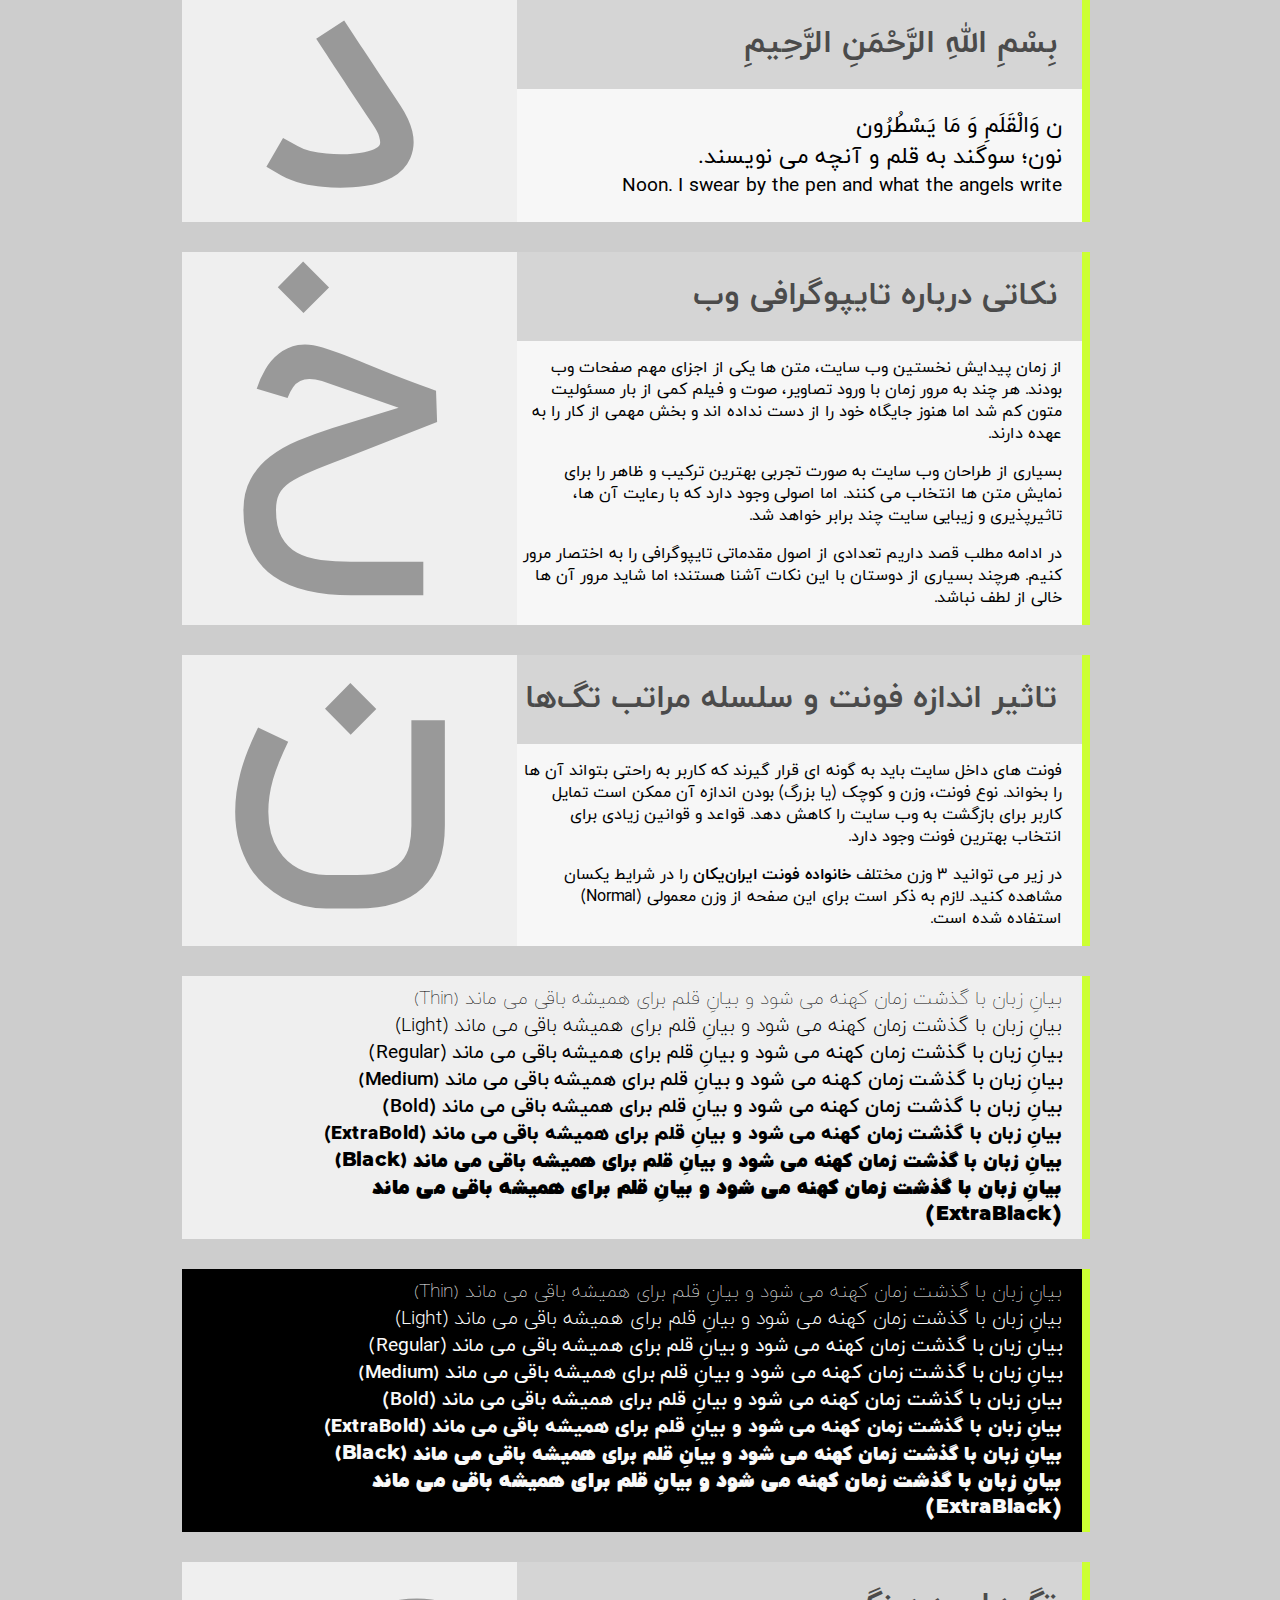
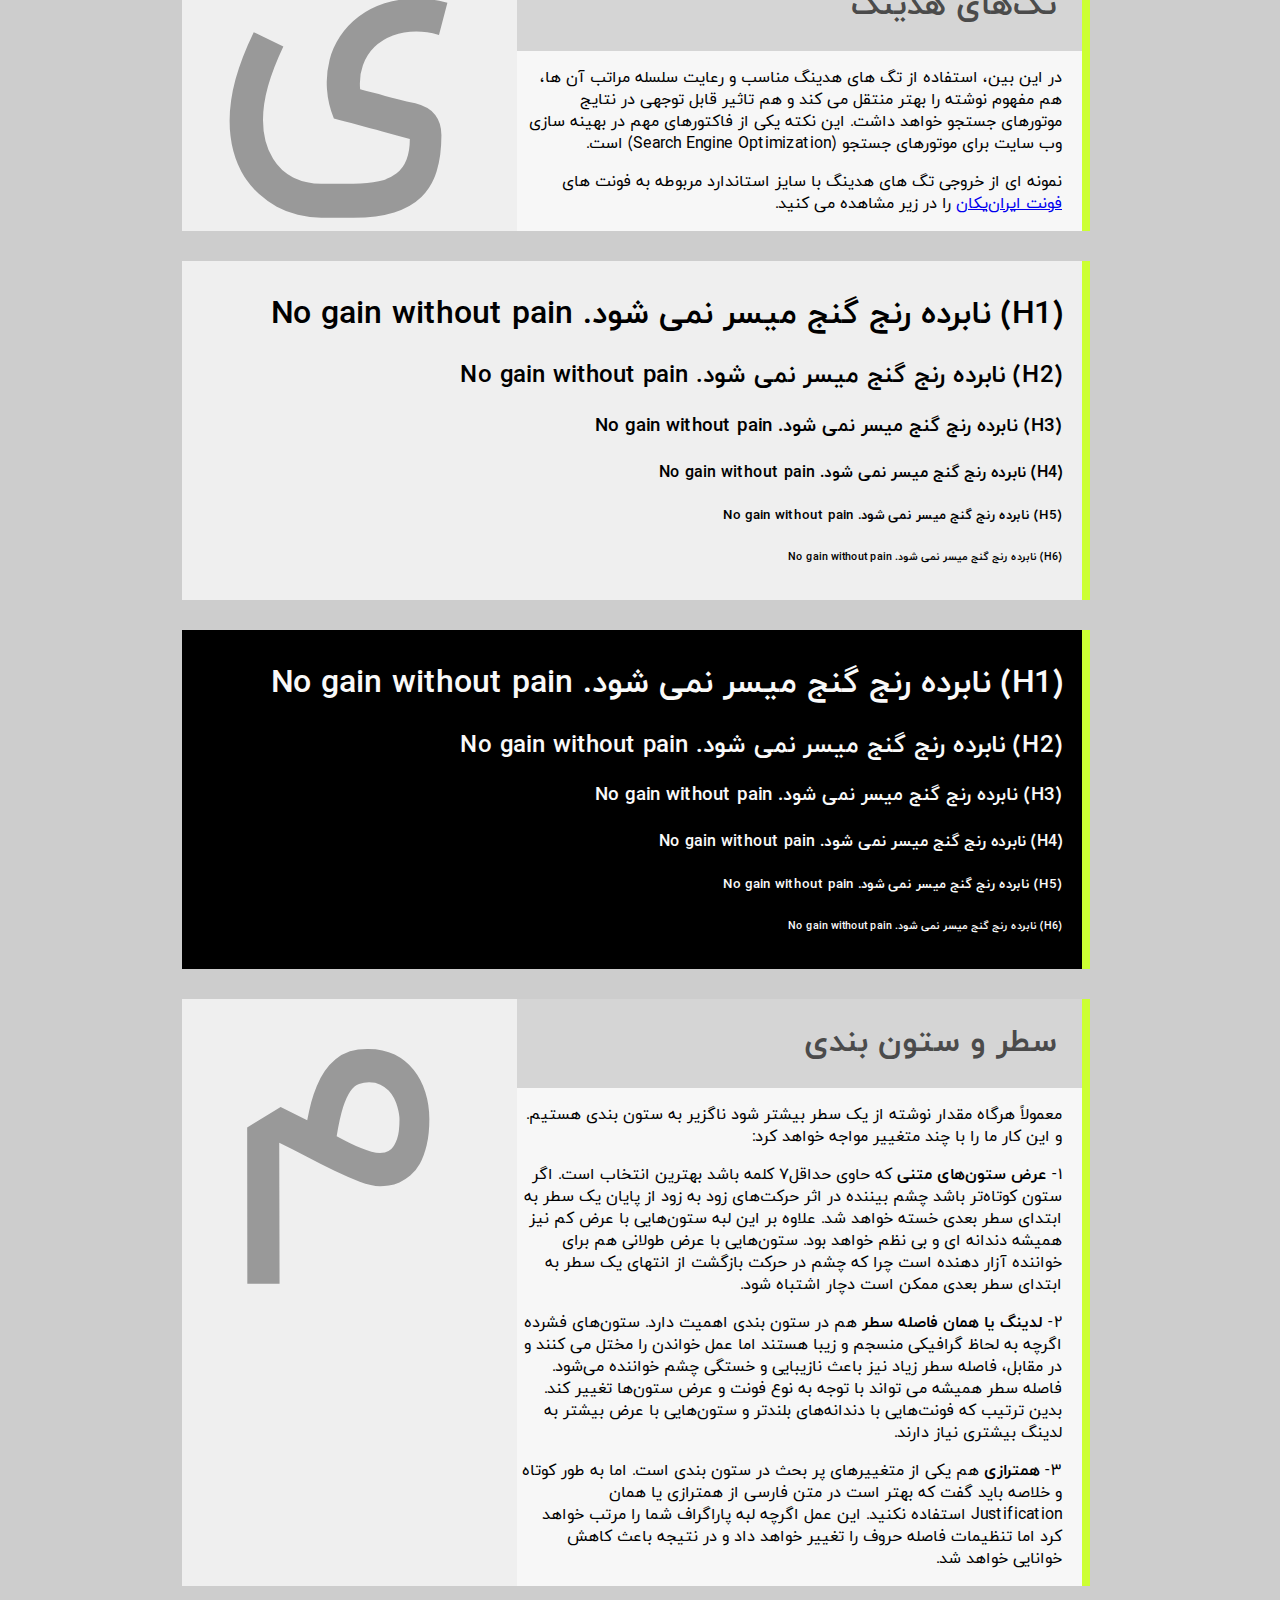
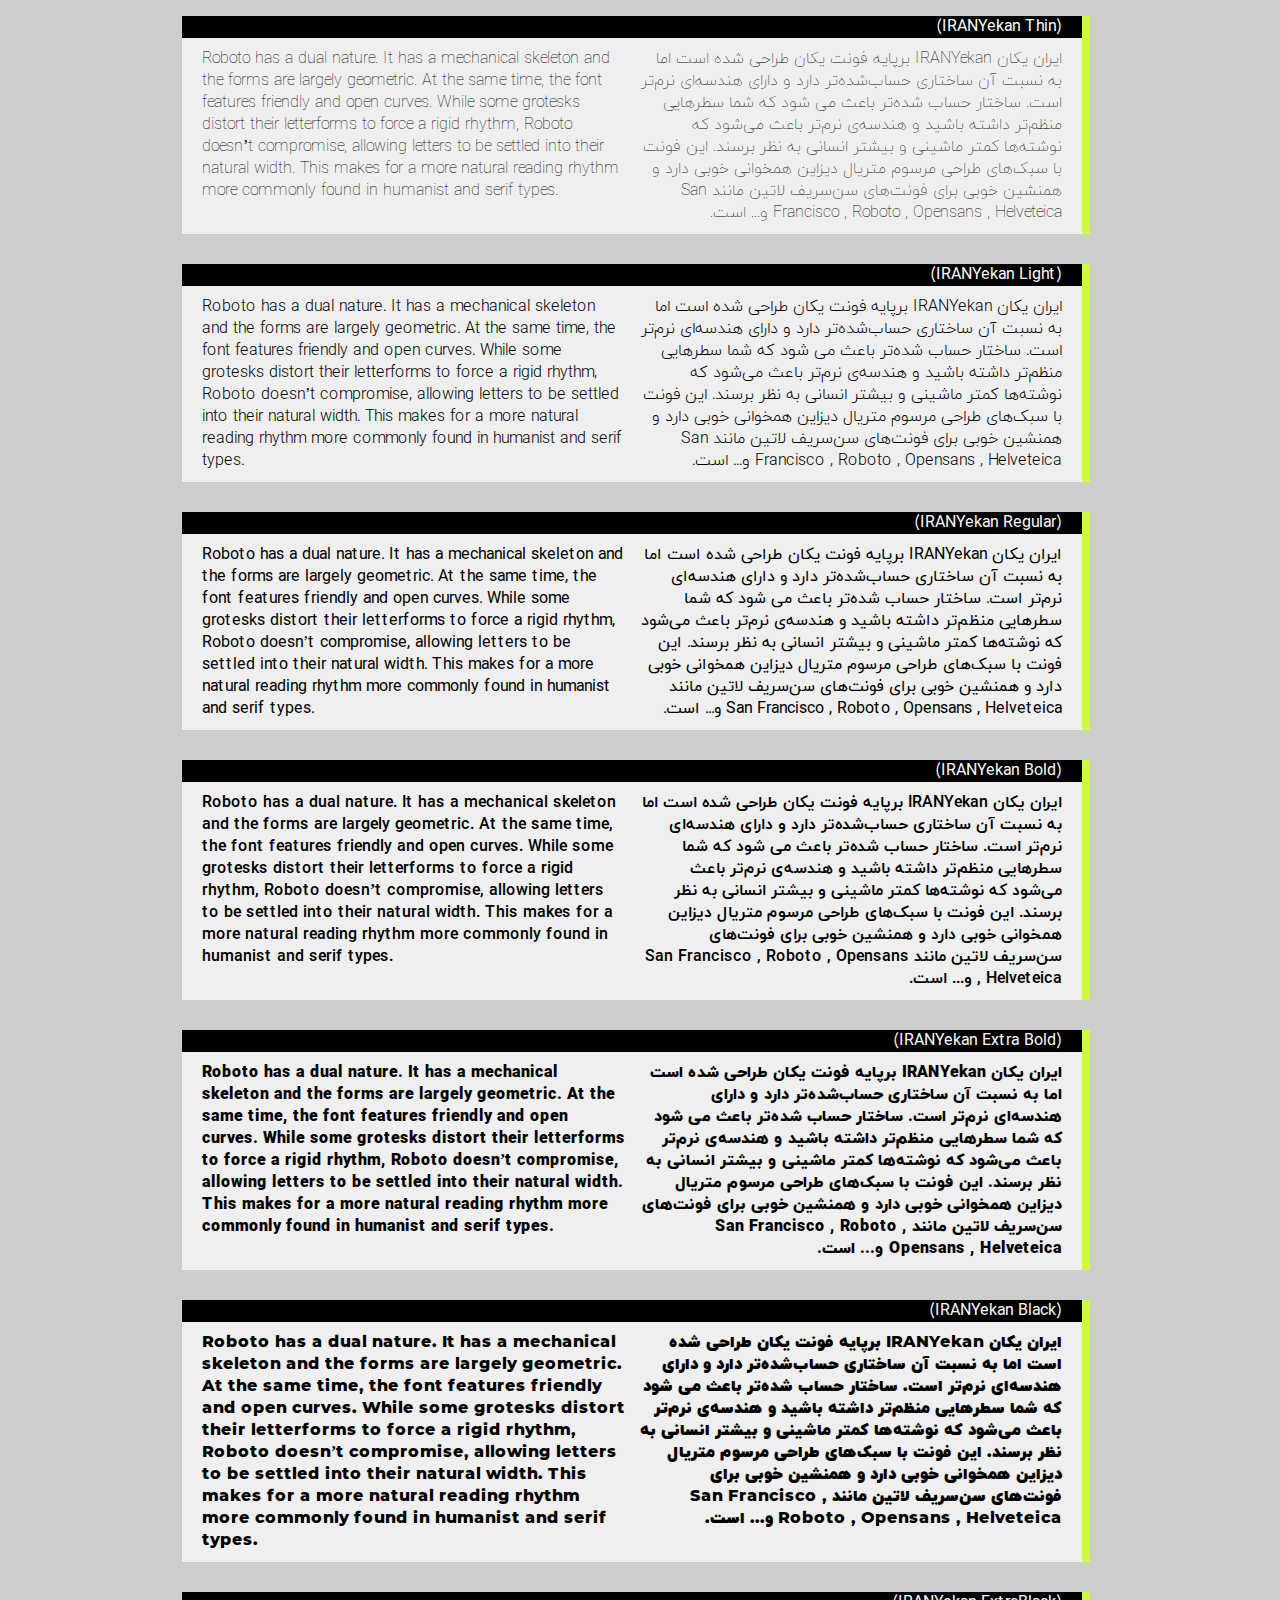
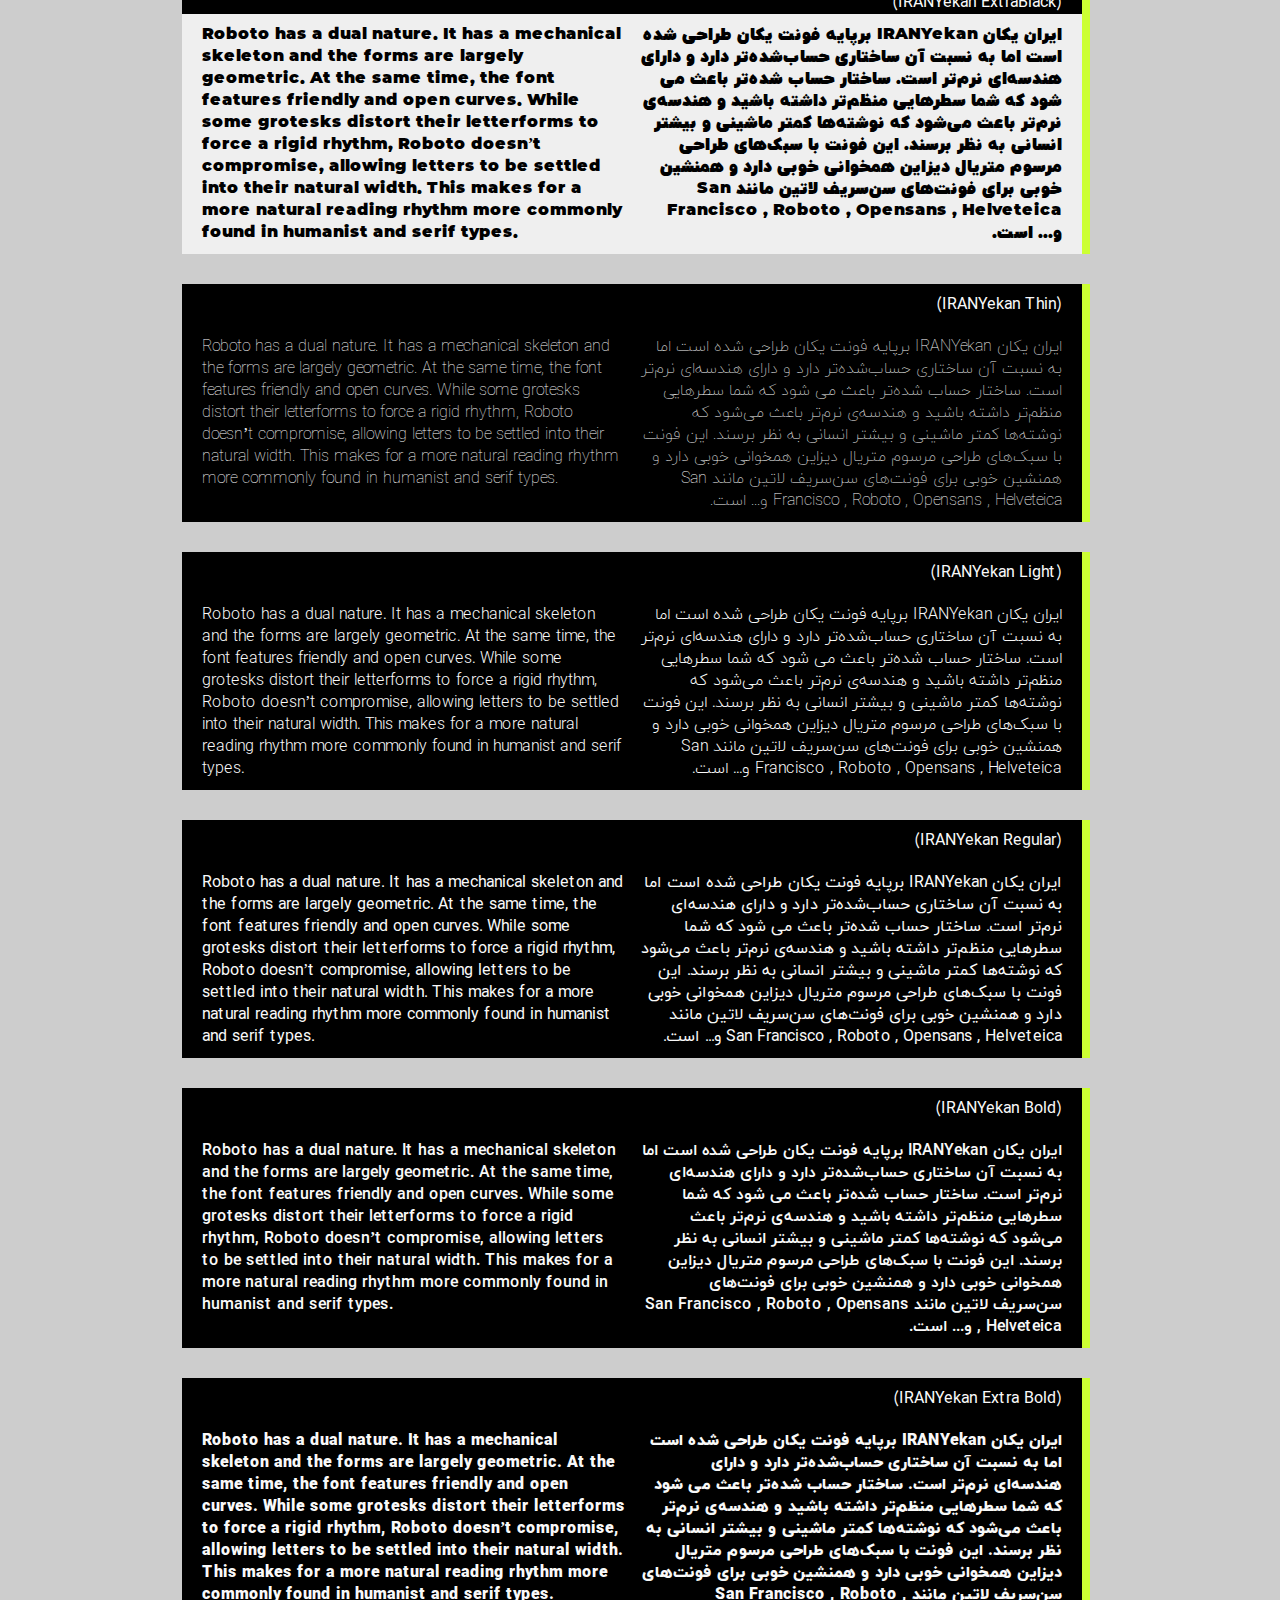
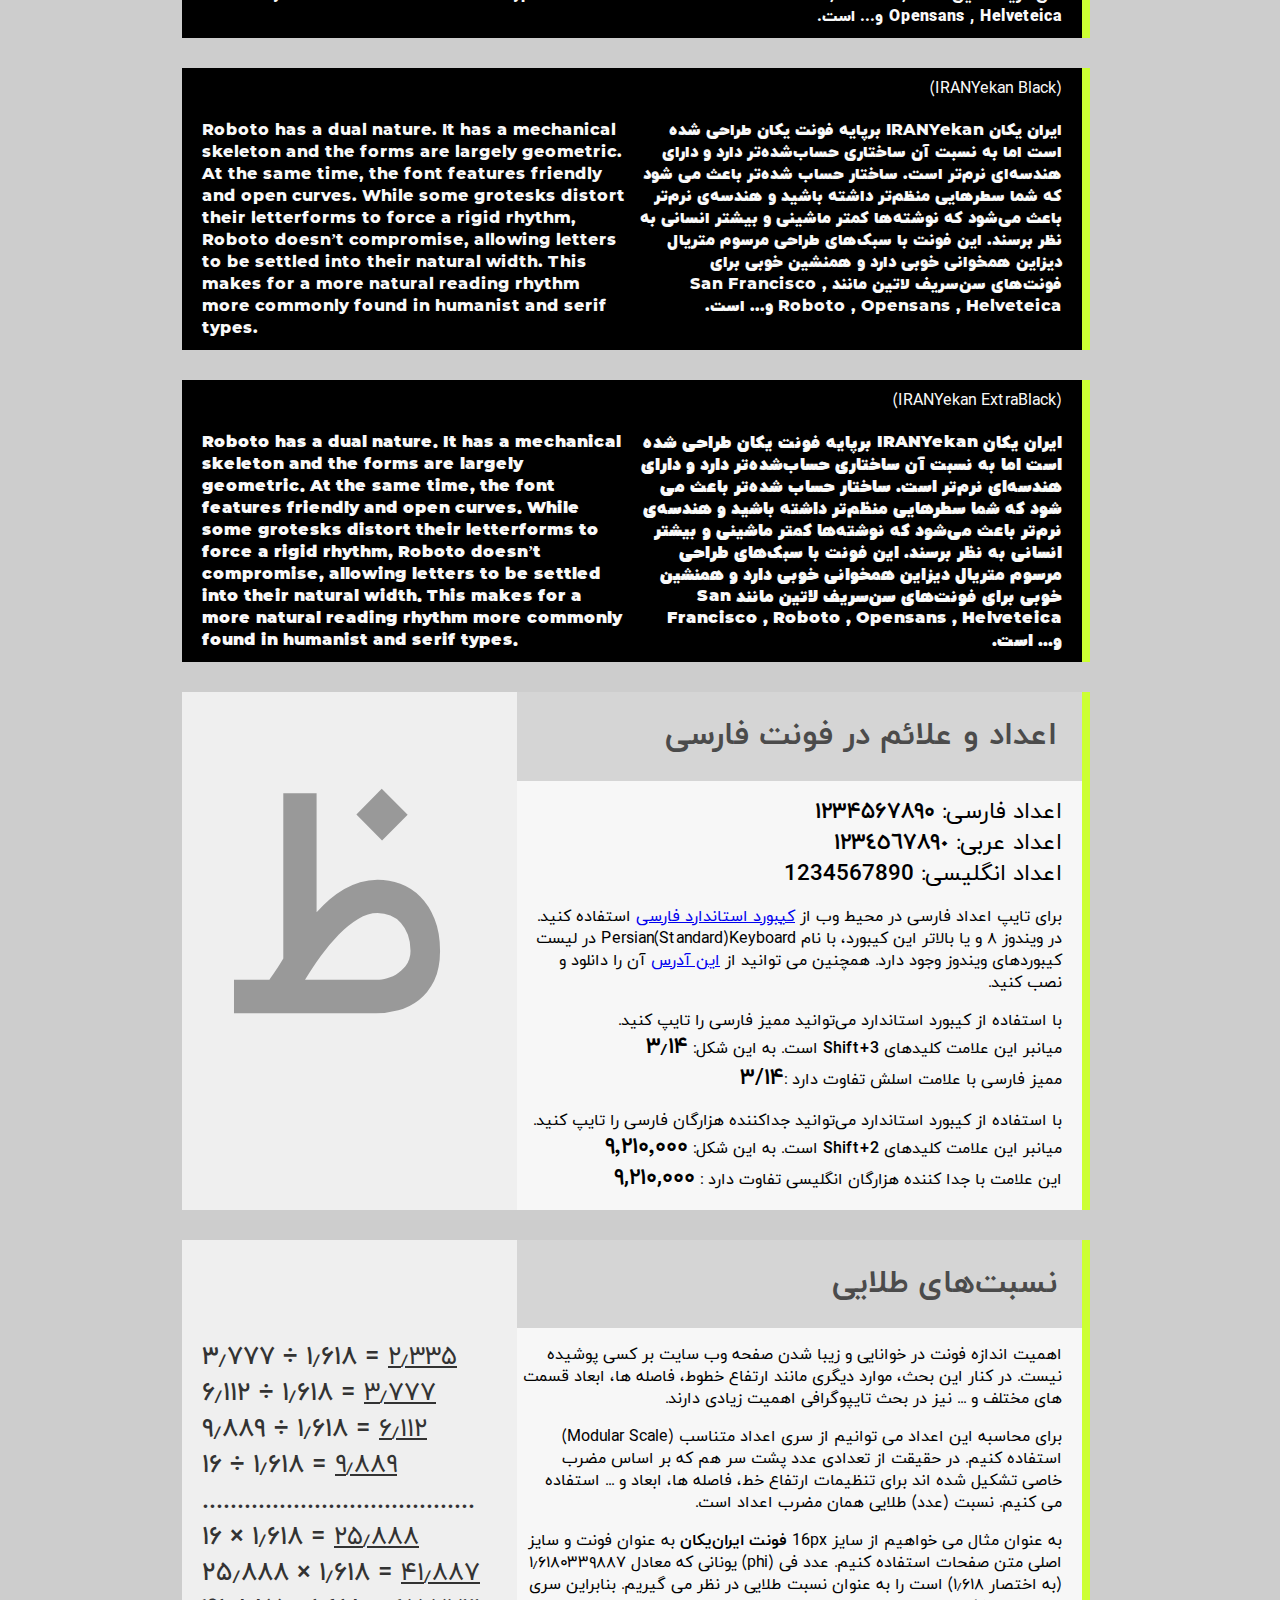
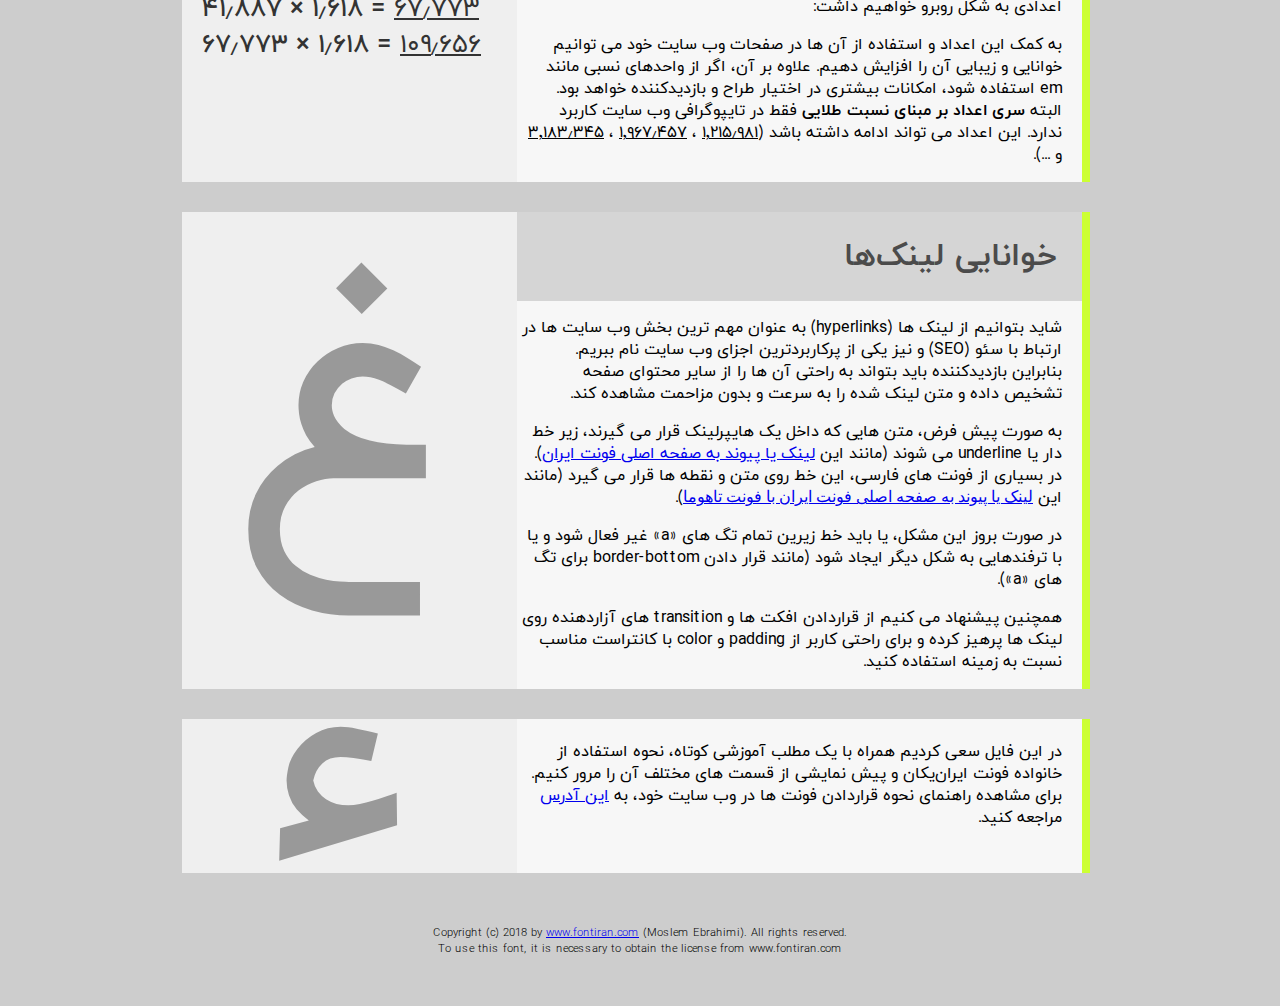
<file: Estate/public/font/IRANYekan/OldVersion/WebFonts/IRANYekan.html>
﻿<!doctype html>
<html lang="fa">
<head>
<meta charset="utf-8">
<title>IRANYekan Family Type face: خانواده فونت ایران‌یکان</title>

<meta name="fontiran.com:license" content="کد ۵ رقمی لایسنس">

<link href="css/style.css" rel="stylesheet">
</head>


<body dir="rtl">
<div class="wrapper">

<div class="mainbox">
<div class="titelbox">
<h1>بِسْمِ اللهِ الرَّحْمَنِ الرَّحِيمِ</h1>
</div>
<div class="alphabet" style="line-height:200px" > د </div> 
<div class="rightbox">
<br>
 <span class="text-xlarge">ن وَالْقَلَمِ وَ مَا يَسْطُرُون</span>
<br>
<span class="text-xlarge"> نون؛ سوگند به قلم و آنچه می نويسند. </span>
 <br>
<span class="text-large"> Noon. I swear by the pen and what the angels write </span>
<br>
<br>
</div>
</div>

<div class="mainbox">

<div class="titelbox" style="letter-spacing: 0px">
<h1>نکاتی درباره تایپوگرافی وب</h1>
</div>

<div class="alphabet" style="line-height:350px" > خ </div> 
<div class="rightbox">
	<p>از زمان پیدایش نخستین وب سایت، متن ها یکی از اجزای مهم صفحات وب بودند. هر چند به مرور زمان با ورود تصاویر، صوت و فیلم کمی از بار مسئولیت متون کم شد اما هنوز جایگاه خود را از دست نداده اند و بخش مهمی از کار را به عهده دارند.</p>
	<p>بسیاری از طراحان وب سایت به صورت تجربی بهترین ترکیب و ظاهر را برای نمایش متن ها انتخاب می کنند. اما اصولی وجود دارد که با رعایت آن ها، تاثیرپذیری و زیبایی سایت چند برابر خواهد شد.</p>
	<p>در ادامه مطلب قصد داریم تعدادی از اصول مقدماتی تایپوگرافی را به اختصار مرور کنیم. هرچند بسیاری از دوستان با این نکات آشنا هستند؛ اما شاید مرور آن ها خالی از لطف نباشد.</p>
</div> 


</div> 

<div class="mainbox">
<div class="titelbox" style="letter-spacing: 0px">
	<h1>تاثیر اندازه فونت و سلسله مراتب تگ‌ها</h1>
</div>    
    <div class="alphabet" style="line-height:170px"> ن </div> 
    <div class="rightbox">
	<p>فونت های داخل سایت باید به گونه ای قرار گیرند که کاربر به راحتی بتواند آن ها را بخواند. نوع فونت، وزن و کوچک (یا بزرگ) بودن اندازه آن ممکن است تمایل کاربر برای بازگشت به وب سایت را کاهش دهد. قواعد و قوانین زیادی برای انتخاب بهترین  فونت وجود دارد.</p>
	<p>در زیر می توانید ۳ وزن مختلف <strong>خانواده فونت ایران‌یکان</strong> را در شرایط یکسان مشاهده کنید. لازم به ذکر است برای این صفحه از وزن معمولی (Normal) استفاده شده است.</p>
    </div> 
</div> 

   
<div class="mainbox">
<div class="mainbox2">    
	<div class="text-thin"  style="font-size:1.2em">بیانِ زبان با گذشت زمان کهنه می شود و بیانِ قلم برای همیشه باقی می ماند (Thin)</div>
	<div class="text-light"  style="font-size:1.2em">بیانِ زبان با گذشت زمان کهنه می شود و بیانِ قلم برای همیشه باقی می ماند (Light)</div>
	<div class="text-regular"  style="font-size:1.2em">بیانِ زبان با گذشت زمان کهنه می شود و بیانِ قلم برای همیشه باقی می ماند (Regular)</div>
	<div class="text-medium"  style="font-size:1.2em">بیانِ زبان با گذشت زمان کهنه می شود و بیانِ قلم برای همیشه باقی می ماند (Medium)</div>
	<div class="text-bold"  style="font-size:1.2em">بیانِ زبان با گذشت زمان کهنه می شود و بیانِ قلم برای همیشه باقی می ماند (Bold)</div>
	<div class="text-extrabold"  style="font-size:1.2em">بیانِ زبان با گذشت زمان کهنه می شود و بیانِ قلم برای همیشه باقی می ماند (ExtraBold)</div>
	<div class="text-black"  style="font-size:1.2em">بیانِ زبان با گذشت زمان کهنه می شود و بیانِ قلم برای همیشه باقی می ماند (Black)</div>
	<div class="text-extrablack"  style="font-size:1.2em">بیانِ زبان با گذشت زمان کهنه می شود و بیانِ قلم برای همیشه باقی می ماند (ExtraBlack)</div>
</div>    
</div>    

<div class="mainboxnegativ">
<div class="mainbox2">    
	
	<div class="text-thin"  style="font-size:1.2em">بیانِ زبان با گذشت زمان کهنه می شود و بیانِ قلم برای همیشه باقی می ماند (Thin)</div>
	<div class="text-light"  style="font-size:1.2em">بیانِ زبان با گذشت زمان کهنه می شود و بیانِ قلم برای همیشه باقی می ماند (Light)</div>
	<div class="text-regular"  style="font-size:1.2em">بیانِ زبان با گذشت زمان کهنه می شود و بیانِ قلم برای همیشه باقی می ماند (Regular)</div>
	<div class="text-medium"  style="font-size:1.2em">بیانِ زبان با گذشت زمان کهنه می شود و بیانِ قلم برای همیشه باقی می ماند (Medium)</div>
	<div class="text-bold"  style="font-size:1.2em">بیانِ زبان با گذشت زمان کهنه می شود و بیانِ قلم برای همیشه باقی می ماند (Bold)</div>
	<div class="text-extrabold"  style="font-size:1.2em">بیانِ زبان با گذشت زمان کهنه می شود و بیانِ قلم برای همیشه باقی می ماند (ExtraBold)</div>
	<div class="text-black"  style="font-size:1.2em">بیانِ زبان با گذشت زمان کهنه می شود و بیانِ قلم برای همیشه باقی می ماند (Black)</div>
	<div class="text-extrablack"  style="font-size:1.2em">بیانِ زبان با گذشت زمان کهنه می شود و بیانِ قلم برای همیشه باقی می ماند (ExtraBlack)</div>
</div>    
</div>

<div class="mainbox">
<div class="titelbox" style="letter-spacing: 0px">
	<h1>تگ‌های هدینگ</h1>
</div>    
    <div class="alphabet" style="line-height:170px"> ی </div> 
    <div class="rightbox">
<p>در این بین، استفاده از تگ های هدینگ مناسب و رعایت سلسله مراتب آن ها، هم مفهوم نوشته را بهتر منتقل می کند و هم تاثیر قابل توجهی در نتایج موتورهای جستجو خواهد داشت. این نکته یکی از فاکتورهای مهم در بهینه سازی وب سایت برای موتورهای جستجو (Search Engine Optimization) است.</p>
	<p>نمونه ای از خروجی تگ های هدینگ با سایز استاندارد مربوطه به فونت های <a href="http://fontiran.com" target="_blank">فونت ایران‌یکان</a> را در زیر مشاهده می کنید.</p>
 </div> 
</div> 
    
<div class="mainbox">
<div class="mainbox2"> 	
	<h1>(H1) نابرده رنج گنج میسر نمی شود. No gain without pain </h1>
	<h2>(H2) نابرده رنج گنج میسر نمی شود. No gain without pain</h2>
	<h3>(H3) نابرده رنج گنج میسر نمی شود. No gain without pain</h3>
	<h4>(H4) نابرده رنج گنج میسر نمی شود. No gain without pain </h4>
	<h5>(H5) نابرده رنج گنج میسر نمی شود. No gain without pain</h5>
	<h6>(H6) نابرده رنج گنج میسر نمی شود. No gain without pain</h6>
</div>
</div> 

<div class="mainboxnegativ">
<div class="mainbox2"> 	
	<h1>(H1) نابرده رنج گنج میسر نمی شود. No gain without pain </h1>
	<h2>(H2) نابرده رنج گنج میسر نمی شود. No gain without pain</h2>
	<h3>(H3) نابرده رنج گنج میسر نمی شود. No gain without pain</h3>
	<h4>(H4) نابرده رنج گنج میسر نمی شود. No gain without pain </h4>
	<h5>(H5) نابرده رنج گنج میسر نمی شود. No gain without pain</h5>
	<h6>(H6) نابرده رنج گنج میسر نمی شود. No gain without pain</h6>
</div>
</div>

<div class="mainbox">
<div class="titelbox" style="letter-spacing: 0px">
	<h1>سطر و ستون بندی</h1>
</div>    
    <div class="alphabet" style="line-height:200px"> م </div> 
    <div class="rightbox">
<p>معمولاً هرگاه مقدار نوشته از یک سطر بیشتر شود ناگزیر به ستون بندی هستیم. و این کار ما را با چند متغییر مواجه خواهد کرد:</p>
	<p>۱- <strong>عرض ستون‌های متنی</strong> که حاوی حداقل۷ کلمه باشد بهترین انتخاب است. اگر ستون کوتاه‌تر باشد چشم بیننده در اثر حرکت‌های زود به زود از پایان یک سطر به ابتدای سطر بعدی خسته خواهد شد. علاوه بر این لبه ستون‌هایی با عرض کم نیز همیشه دندانه ای و بی نظم خواهد بود. ستون‌هایی با عرض طولانی هم برای خواننده آزار دهنده است چرا که چشم در حرکت بازگشت از انتهای یک سطر به ابتدای سطر بعدی ممکن است دچار اشتباه شود.

    <p>۲- <strong>لدینگ یا همان فاصله سطر </strong> هم در ستون بندی اهمیت دارد. ستون‌های فشرده اگرچه به لحاظ گرافیکی منسجم و زیبا هستند اما عمل خواندن را مختل می کنند و در مقابل، فاصله سطر زیاد نیز باعث نازیبایی و خستگی چشم خواننده می‌شود. فاصله سطر همیشه می تواند با توجه به نوع فونت و عرض ستون‌ها تغییر کند. بدین ترتیب که فونت‌هایی با دندانه‌های بلند‌تر و ستون‌هایی با عرض بیشتر به لدینگ بیشتری نیاز دارند.    
    <p>۳- <strong>همترازی </strong> هم یکی از متغییرهای پر بحث در ستون بندی است. اما به طور کوتاه و خلاصه باید گفت که بهتر است در متن فارسی از همترازی یا همان Justification استفاده نکنید. این عمل اگرچه لبه پاراگراف شما را مرتب خواهد کرد اما تنظیمات فاصله حروف را تغییر خواهد داد و در نتیجه باعث کاهش خوانایی خواهد شد.                </div> 
</div> 

<div class="mainbox"> 
<div class="mainbox2negativ">(IRANYekan Thin)</div>     
	<div class="farsiparagraph"><span class="text-thin">ایران یکان IRANYekan برپایه فونت یکان طراحی شده است اما به نسبت آن ساختاری حساب‌شده‌تر دارد و دارای هندسه‌ای نرم‌تر است. ساختار حساب شده‌تر باعث می شود که شما سطر‌هایی منظم‌تر داشته باشید و هندسه‌‌ی نرم‌تر باعث می‌شود که نوشته‌ها کمتر ماشینی و بیشتر انسانی به نظر برسند. این فونت با سبک‌های طراحی مرسوم متریال دیزاین همخوانی خوبی دارد و همنشین خوبی برای فونت‌های سن‌سریف لاتین مانند San Francisco , Roboto , Opensans , Helveteica  و... است.   </span></div>

<div class="englishparagraph"><span class="text-thin">
Roboto has a dual nature. It has a mechanical skeleton and the forms are largely geometric. At the same time, the font features friendly and open curves. While some grotesks distort their letterforms to force a rigid rhythm, Roboto doesn’t compromise, allowing letters to be settled into their natural width. This makes for a more natural reading rhythm more commonly found in humanist and serif types.
</span></div>
	  
</div>

<div class="mainbox"> 
<div class="mainbox2negativ">(IRANYekan Light)</div>     
	<div class="farsiparagraph"><span class="text-light">ایران یکان IRANYekan برپایه فونت یکان طراحی شده است اما به نسبت آن ساختاری حساب‌شده‌تر دارد و دارای هندسه‌ای نرم‌تر است. ساختار حساب شده‌تر باعث می شود که شما سطر‌هایی منظم‌تر داشته باشید و هندسه‌‌ی نرم‌تر باعث می‌شود که نوشته‌ها کمتر ماشینی و بیشتر انسانی به نظر برسند. این فونت با سبک‌های طراحی مرسوم متریال دیزاین همخوانی خوبی دارد و همنشین خوبی برای فونت‌های سن‌سریف لاتین مانند San Francisco , Roboto , Opensans , Helveteica  و... است.   </span></div>

<div class="englishparagraph"><span class="text-light">
Roboto has a dual nature. It has a mechanical skeleton and the forms are largely geometric. At the same time, the font features friendly and open curves. While some grotesks distort their letterforms to force a rigid rhythm, Roboto doesn’t compromise, allowing letters to be settled into their natural width. This makes for a more natural reading rhythm more commonly found in humanist and serif types.
</span></div>
	  
</div>

<div class="mainbox"> 
<div class="mainbox2negativ">(IRANYekan Regular)</div>     
	<div class="farsiparagraph"><span class="text-regular">ایران یکان IRANYekan برپایه فونت یکان طراحی شده است اما به نسبت آن ساختاری حساب‌شده‌تر دارد و دارای هندسه‌ای نرم‌تر است. ساختار حساب شده‌تر باعث می شود که شما سطر‌هایی منظم‌تر داشته باشید و هندسه‌‌ی نرم‌تر باعث می‌شود که نوشته‌ها کمتر ماشینی و بیشتر انسانی به نظر برسند. این فونت با سبک‌های طراحی مرسوم متریال دیزاین همخوانی خوبی دارد و همنشین خوبی برای فونت‌های سن‌سریف لاتین مانند San Francisco , Roboto , Opensans , Helveteica  و... است.   </span></div>

<div class="englishparagraph"><span class="text-regular">
Roboto has a dual nature. It has a mechanical skeleton and the forms are largely geometric. At the same time, the font features friendly and open curves. While some grotesks distort their letterforms to force a rigid rhythm, Roboto doesn’t compromise, allowing letters to be settled into their natural width. This makes for a more natural reading rhythm more commonly found in humanist and serif types.
</span></div>
	  
</div>


<div class="mainbox"> 
<div class="mainbox2negativ">(IRANYekan Bold)</div>   
	<div class="farsiparagraph"><span class="text-bold">ایران یکان IRANYekan برپایه فونت یکان طراحی شده است اما به نسبت آن ساختاری حساب‌شده‌تر دارد و دارای هندسه‌ای نرم‌تر است. ساختار حساب شده‌تر باعث می شود که شما سطر‌هایی منظم‌تر داشته باشید و هندسه‌‌ی نرم‌تر باعث می‌شود که نوشته‌ها کمتر ماشینی و بیشتر انسانی به نظر برسند. این فونت با سبک‌های طراحی مرسوم متریال دیزاین همخوانی خوبی دارد و همنشین خوبی برای فونت‌های سن‌سریف لاتین مانند San Francisco , Roboto , Opensans , Helveteica  و... است.   </span></div>

<div class="englishparagraph"><span class="text-bold">
Roboto has a dual nature. It has a mechanical skeleton and the forms are largely geometric. At the same time, the font features friendly and open curves. While some grotesks distort their letterforms to force a rigid rhythm, Roboto doesn’t compromise, allowing letters to be settled into their natural width. This makes for a more natural reading rhythm more commonly found in humanist and serif types.</span>
</div>
	  
</div>

<div class="mainbox"> 
<div class="mainbox2negativ">(IRANYekan Extra Bold)</div>   
	<div class="farsiparagraph"><span class="text-extrabold">ایران یکان IRANYekan برپایه فونت یکان طراحی شده است اما به نسبت آن ساختاری حساب‌شده‌تر دارد و دارای هندسه‌ای نرم‌تر است. ساختار حساب شده‌تر باعث می شود که شما سطر‌هایی منظم‌تر داشته باشید و هندسه‌‌ی نرم‌تر باعث می‌شود که نوشته‌ها کمتر ماشینی و بیشتر انسانی به نظر برسند. این فونت با سبک‌های طراحی مرسوم متریال دیزاین همخوانی خوبی دارد و همنشین خوبی برای فونت‌های سن‌سریف لاتین مانند San Francisco , Roboto , Opensans , Helveteica  و... است.   </span></div>

<div class="englishparagraph"><span class="text-extrabold">
Roboto has a dual nature. It has a mechanical skeleton and the forms are largely geometric. At the same time, the font features friendly and open curves. While some grotesks distort their letterforms to force a rigid rhythm, Roboto doesn’t compromise, allowing letters to be settled into their natural width. This makes for a more natural reading rhythm more commonly found in humanist and serif types.</span>
</div>
	  
</div>

<div class="mainbox"> 
<div class="mainbox2negativ">(IRANYekan Black)</div>   
	<div class="farsiparagraph"><span class="text-black">ایران یکان IRANYekan برپایه فونت یکان طراحی شده است اما به نسبت آن ساختاری حساب‌شده‌تر دارد و دارای هندسه‌ای نرم‌تر است. ساختار حساب شده‌تر باعث می شود که شما سطر‌هایی منظم‌تر داشته باشید و هندسه‌‌ی نرم‌تر باعث می‌شود که نوشته‌ها کمتر ماشینی و بیشتر انسانی به نظر برسند. این فونت با سبک‌های طراحی مرسوم متریال دیزاین همخوانی خوبی دارد و همنشین خوبی برای فونت‌های سن‌سریف لاتین مانند San Francisco , Roboto , Opensans , Helveteica  و... است.   </span></div>

<div class="englishparagraph"><span class="text-black">
Roboto has a dual nature. It has a mechanical skeleton and the forms are largely geometric. At the same time, the font features friendly and open curves. While some grotesks distort their letterforms to force a rigid rhythm, Roboto doesn’t compromise, allowing letters to be settled into their natural width. This makes for a more natural reading rhythm more commonly found in humanist and serif types.</span>
</div>
	  
</div>



<div class="mainbox"> 
<div class="mainbox2negativ">(IRANYekan ExtraBlack)</div>   
	<div class="farsiparagraph"><span class="text-extrablack">ایران یکان IRANYekan برپایه فونت یکان طراحی شده است اما به نسبت آن ساختاری حساب‌شده‌تر دارد و دارای هندسه‌ای نرم‌تر است. ساختار حساب شده‌تر باعث می شود که شما سطر‌هایی منظم‌تر داشته باشید و هندسه‌‌ی نرم‌تر باعث می‌شود که نوشته‌ها کمتر ماشینی و بیشتر انسانی به نظر برسند. این فونت با سبک‌های طراحی مرسوم متریال دیزاین همخوانی خوبی دارد و همنشین خوبی برای فونت‌های سن‌سریف لاتین مانند San Francisco , Roboto , Opensans , Helveteica  و... است.   </span></div>

<div class="englishparagraph"><span class="text-extrablack">
Roboto has a dual nature. It has a mechanical skeleton and the forms are largely geometric. At the same time, the font features friendly and open curves. While some grotesks distort their letterforms to force a rigid rhythm, Roboto doesn’t compromise, allowing letters to be settled into their natural width. This makes for a more natural reading rhythm more commonly found in humanist and serif types.</span>
</div>
	  
</div>







<div class="mainboxnegativ"> 
<div class="mainbox2">(IRANYekan Thin)</div>     
	<div class="farsiparagraph_negativ"><span class="text-thin">ایران یکان IRANYekan برپایه فونت یکان طراحی شده است اما به نسبت آن ساختاری حساب‌شده‌تر دارد و دارای هندسه‌ای نرم‌تر است. ساختار حساب شده‌تر باعث می شود که شما سطر‌هایی منظم‌تر داشته باشید و هندسه‌‌ی نرم‌تر باعث می‌شود که نوشته‌ها کمتر ماشینی و بیشتر انسانی به نظر برسند. این فونت با سبک‌های طراحی مرسوم متریال دیزاین همخوانی خوبی دارد و همنشین خوبی برای فونت‌های سن‌سریف لاتین مانند San Francisco , Roboto , Opensans , Helveteica  و... است.   </span></div>

<div class="englishparagraph_negativ"><span class="text-thin">
Roboto has a dual nature. It has a mechanical skeleton and the forms are largely geometric. At the same time, the font features friendly and open curves. While some grotesks distort their letterforms to force a rigid rhythm, Roboto doesn’t compromise, allowing letters to be settled into their natural width. This makes for a more natural reading rhythm more commonly found in humanist and serif types.
</span></div>
	  
</div>

<div class="mainboxnegativ"> 
<div class="mainbox2">(IRANYekan Light)</div>     
	<div class="farsiparagraph_negativ"><span class="text-light">ایران یکان IRANYekan برپایه فونت یکان طراحی شده است اما به نسبت آن ساختاری حساب‌شده‌تر دارد و دارای هندسه‌ای نرم‌تر است. ساختار حساب شده‌تر باعث می شود که شما سطر‌هایی منظم‌تر داشته باشید و هندسه‌‌ی نرم‌تر باعث می‌شود که نوشته‌ها کمتر ماشینی و بیشتر انسانی به نظر برسند. این فونت با سبک‌های طراحی مرسوم متریال دیزاین همخوانی خوبی دارد و همنشین خوبی برای فونت‌های سن‌سریف لاتین مانند San Francisco , Roboto , Opensans , Helveteica  و... است.   </span></div>

<div class="englishparagraph_negativ"><span class="text-light">
Roboto has a dual nature. It has a mechanical skeleton and the forms are largely geometric. At the same time, the font features friendly and open curves. While some grotesks distort their letterforms to force a rigid rhythm, Roboto doesn’t compromise, allowing letters to be settled into their natural width. This makes for a more natural reading rhythm more commonly found in humanist and serif types.
</span></div>
	  
</div>

<div class="mainboxnegativ"> 
<div class="mainbox2">(IRANYekan Regular)</div>     
	<div class="farsiparagraph_negativ"><span class="text-regular">ایران یکان IRANYekan برپایه فونت یکان طراحی شده است اما به نسبت آن ساختاری حساب‌شده‌تر دارد و دارای هندسه‌ای نرم‌تر است. ساختار حساب شده‌تر باعث می شود که شما سطر‌هایی منظم‌تر داشته باشید و هندسه‌‌ی نرم‌تر باعث می‌شود که نوشته‌ها کمتر ماشینی و بیشتر انسانی به نظر برسند. این فونت با سبک‌های طراحی مرسوم متریال دیزاین همخوانی خوبی دارد و همنشین خوبی برای فونت‌های سن‌سریف لاتین مانند San Francisco , Roboto , Opensans , Helveteica  و... است.   </span></div>

<div class="englishparagraph_negativ"><span class="text-regular">
Roboto has a dual nature. It has a mechanical skeleton and the forms are largely geometric. At the same time, the font features friendly and open curves. While some grotesks distort their letterforms to force a rigid rhythm, Roboto doesn’t compromise, allowing letters to be settled into their natural width. This makes for a more natural reading rhythm more commonly found in humanist and serif types.
</span></div>
	  
</div>


<div class="mainboxnegativ"> 
<div class="mainbox2">(IRANYekan Bold)</div>   
	<div class="farsiparagraph_negativ"><span class="text-bold">ایران یکان IRANYekan برپایه فونت یکان طراحی شده است اما به نسبت آن ساختاری حساب‌شده‌تر دارد و دارای هندسه‌ای نرم‌تر است. ساختار حساب شده‌تر باعث می شود که شما سطر‌هایی منظم‌تر داشته باشید و هندسه‌‌ی نرم‌تر باعث می‌شود که نوشته‌ها کمتر ماشینی و بیشتر انسانی به نظر برسند. این فونت با سبک‌های طراحی مرسوم متریال دیزاین همخوانی خوبی دارد و همنشین خوبی برای فونت‌های سن‌سریف لاتین مانند San Francisco , Roboto , Opensans , Helveteica  و... است.   </span></div>

<div class="englishparagraph_negativ"><span class="text-bold">
Roboto has a dual nature. It has a mechanical skeleton and the forms are largely geometric. At the same time, the font features friendly and open curves. While some grotesks distort their letterforms to force a rigid rhythm, Roboto doesn’t compromise, allowing letters to be settled into their natural width. This makes for a more natural reading rhythm more commonly found in humanist and serif types.</span>
</div>
	  
</div>

<div class="mainboxnegativ"> 
<div class="mainbox2">(IRANYekan Extra Bold)</div>   
	<div class="farsiparagraph_negativ"><span class="text-extrabold">ایران یکان IRANYekan برپایه فونت یکان طراحی شده است اما به نسبت آن ساختاری حساب‌شده‌تر دارد و دارای هندسه‌ای نرم‌تر است. ساختار حساب شده‌تر باعث می شود که شما سطر‌هایی منظم‌تر داشته باشید و هندسه‌‌ی نرم‌تر باعث می‌شود که نوشته‌ها کمتر ماشینی و بیشتر انسانی به نظر برسند. این فونت با سبک‌های طراحی مرسوم متریال دیزاین همخوانی خوبی دارد و همنشین خوبی برای فونت‌های سن‌سریف لاتین مانند San Francisco , Roboto , Opensans , Helveteica  و... است.   </span></div>

<div class="englishparagraph_negativ"><span class="text-extrabold">
Roboto has a dual nature. It has a mechanical skeleton and the forms are largely geometric. At the same time, the font features friendly and open curves. While some grotesks distort their letterforms to force a rigid rhythm, Roboto doesn’t compromise, allowing letters to be settled into their natural width. This makes for a more natural reading rhythm more commonly found in humanist and serif types.</span>
</div>
	  
</div>

<div class="mainboxnegativ"> 
<div class="mainbox2">(IRANYekan Black)</div>   
	<div class="farsiparagraph_negativ"><span class="text-black">ایران یکان IRANYekan برپایه فونت یکان طراحی شده است اما به نسبت آن ساختاری حساب‌شده‌تر دارد و دارای هندسه‌ای نرم‌تر است. ساختار حساب شده‌تر باعث می شود که شما سطر‌هایی منظم‌تر داشته باشید و هندسه‌‌ی نرم‌تر باعث می‌شود که نوشته‌ها کمتر ماشینی و بیشتر انسانی به نظر برسند. این فونت با سبک‌های طراحی مرسوم متریال دیزاین همخوانی خوبی دارد و همنشین خوبی برای فونت‌های سن‌سریف لاتین مانند San Francisco , Roboto , Opensans , Helveteica  و... است.   </span></div>

<div class="englishparagraph_negativ"><span class="text-black">
Roboto has a dual nature. It has a mechanical skeleton and the forms are largely geometric. At the same time, the font features friendly and open curves. While some grotesks distort their letterforms to force a rigid rhythm, Roboto doesn’t compromise, allowing letters to be settled into their natural width. This makes for a more natural reading rhythm more commonly found in humanist and serif types.</span>
</div>
	  
</div>



<div class="mainboxnegativ"> 
<div class="mainbox2">(IRANYekan ExtraBlack)</div>   
	<div class="farsiparagraph_negativ"><span class="text-extrablack">ایران یکان IRANYekan برپایه فونت یکان طراحی شده است اما به نسبت آن ساختاری حساب‌شده‌تر دارد و دارای هندسه‌ای نرم‌تر است. ساختار حساب شده‌تر باعث می شود که شما سطر‌هایی منظم‌تر داشته باشید و هندسه‌‌ی نرم‌تر باعث می‌شود که نوشته‌ها کمتر ماشینی و بیشتر انسانی به نظر برسند. این فونت با سبک‌های طراحی مرسوم متریال دیزاین همخوانی خوبی دارد و همنشین خوبی برای فونت‌های سن‌سریف لاتین مانند San Francisco , Roboto , Opensans , Helveteica  و... است.   </span></div>

<div class="englishparagraph_negativ"><span class="text-extrablack">
Roboto has a dual nature. It has a mechanical skeleton and the forms are largely geometric. At the same time, the font features friendly and open curves. While some grotesks distort their letterforms to force a rigid rhythm, Roboto doesn’t compromise, allowing letters to be settled into their natural width. This makes for a more natural reading rhythm more commonly found in humanist and serif types.</span>
</div>
	  
</div>





<div class="mainbox">
<div class="titelbox" style="letter-spacing: 0px">
	<h1>اعداد و علائم در فونت فارسی</h1>
</div>    
    <div class="alphabet" style="line-height:470px"> ظ </div> 
    <div class="rightbox">
      <p><span class="text-xlarge">اعداد فارسی: <strong>۱۲۳۴۵۶۷۸۹۰</strong></span><br>
        <span class="text-xlarge">اعداد عربی: <strong>۱۲۳٤٥٦۷۸۹٠</strong></span><br>
      <span class="text-xlarge">اعداد انگلیسی: <strong>1234567890</strong></span></p>
      <p>برای تایپ اعداد فارسی در محیط وب از <a href="http://fontiran.com/%d9%86%d8%b5%d8%a8-%da%a9%db%8c%d8%a8%d9%88%d8%b1%d8%af-%d9%81%d8%a7%d8%b1%d8%b3%db%8c-%d8%a7%d8%b3%d8%aa%d8%a7%d9%86%d8%af%d8%a7%d8%b1%d8%af-%d8%af%d8%b1-%d9%88%db%8c%d9%86%d8%af%d9%88%d8%b28-%d9%88/">کیبورد استاندارد فارسی</a> استفاده کنید. در ویندوز ۸ و یا بالاتر این کیبورد، با نام Persian(Standard)Keyboard در لیست کیبوردهای ویندوز وجود دارد. همچنین می توانید از <a href="http://persian-computing.ir/download/Iranian_Standard_Persian_Keyboard_(ISIRI_9147)_(Version_2.0).zip">این آدرس</a> آن را دانلود و نصب کنید.</p>
      <span>
      <p>با استفاده از کیبورد استاندارد می‌توانید ممیز فارسی را تایپ کنید.<br>
        <span>میانبر این علامت کلیدهای <span class="text-medium">Shift+3</span> است. به این شکل: <strong class="text-xlarge">۳٫۱۴</strong></span><br>
        <span >ممیز فارسی با علامت اسلش  تفاوت دارد :<strong class="text-xlarge">۳/۱۴</strong></span>
</p>
      <p>با استفاده از کیبورد استاندارد می‌توانید جداکننده هزارگان فارسی را تایپ کنید.<br>
      <span>میانبر این علامت کلیدهای <strong>Shift+2</strong> است. به این شکل: <strong class="text-xlarge">۹٬۲۱۰٬۰۰۰</strong></span><br>
        <span >این علامت با جدا کننده هزارگان انگلیسی تفاوت دارد : <strong class="text-xlarge">۹,۲۱۰,۰۰۰</strong></span>
      </p>
    </div> 
</div>
    
 <div class="mainbox">
<div class="titelbox" style="letter-spacing: 0px">      
	<h1> نسبت‌های طلایی</h1>
</div>    
    <div class="alphabet2">
    <div style="padding-left:20px">
	۳٫۷۷۷ &divide; ۱٫۶۱۸ = <span class="text-regular text-underline">۲٫۳۳۵</span>
	<br>
	۶٫۱۱۲ &divide; ۱٫۶۱۸ = <span class="text-regular text-underline">۳٫۷۷۷</span>
	<br>
	۹٫۸۸۹ &divide; ۱٫۶۱۸ = <span class="text-regular text-underline">۶٫۱۱۲</span>
	<br>
	۱۶ &divide; ۱٫۶۱۸ = <span class="text-regular text-underline">۹٫۸۸۹</span>
	<br>
.......................................
	<br>
	۱۶ &times; ۱٫۶۱۸ = <span class="text-regular text-underline">۲۵٫۸۸۸</span>
	<br>
	۲۵٫۸۸۸ &times; ۱٫۶۱۸ = <span class="text-regular text-underline">۴۱٫۸۸۷</span>
	<br>
	۴۱٫۸۸۷ &times; ۱٫۶۱۸ = <span class="text-regular text-underline">۶۷٫۷۷۳</span>
	<br>
	۶۷٫۷۷۳ &times; ۱٫۶۱۸ = <span class="text-regular text-underline">۱۰۹٫۶۵۶</span>
    </div>
	</div>
     <div class="rightbox">   
	<p>اهمیت اندازه فونت در خوانایی و زیبا شدن صفحه وب سایت بر کسی پوشیده نیست. در کنار این بحث، موارد دیگری مانند ارتفاع خطوط، فاصله ها، ابعاد قسمت های مختلف و ... نیز در بحث تایپوگرافی اهمیت زیادی دارند.</p>
	<p>برای محاسبه این اعداد می توانیم از سری اعداد متناسب (Modular Scale) استفاده کنیم. در حقیقت از تعدادی عدد پشت سر هم که بر اساس مضرب خاصی تشکیل شده اند برای تنظیمات ارتفاع خط، فاصله ها، ابعاد و ... استفاده می کنیم. نسبت (عدد) طلایی همان مضرب اعداد است.</p>
	<p>به عنوان مثال می خواهیم از سایز 16px <strong>فونت ایران‌یکان</strong> به عنوان فونت و سایز اصلی متن صفحات استفاده کنیم. عدد فی (phi) یونانی که معادل ۱٫۶۱۸۰۳۳۹۸۸۷ (به اختصار ۱٫۶۱۸) است را به عنوان نسبت طلایی در نظر می گیریم. بنابراین سری اعدادی به شکل روبرو خواهیم داشت:</p>
	
	<p>
	به کمک این اعداد و استفاده از آن ها در صفحات وب سایت خود می توانیم خوانایی و زیبایی آن را افزایش دهیم. علاوه بر آن، اگر از واحدهای نسبی مانند em استفاده شود، امکانات بیشتری در اختیار طراح و بازدیدکننده خواهد بود. البته <strong>سری اعداد بر مبنای نسبت طلایی</strong> فقط در تایپوگرافی وب سایت کاربرد ندارد.
	این اعداد می تواند ادامه داشته باشد (<span class="text-regular text-underline">۱٬۲۱۵٫۹۸۱</span> ، <span class="text-regular text-underline">۱٬۹۶۷٫۴۵۷</span> ، <span class="text-regular text-underline">۳٬۱۸۳٫۳۴۵</span> و ...).
	</p>
    
</div>    
</div>    
    
<div class="mainbox">    
<div class="titelbox" style="letter-spacing: 0px"><h1>خوانایی لینک‌ها</h1> </div>
<div class="alphabet" style="line-height:470px"> غ </div>
<div class="rightbox">
	<p>شاید بتوانیم از لینک ها (hyperlinks) به عنوان مهم ترین بخش وب سایت ها در ارتباط با سئو (SEO) و نیز یکی از پرکاربردترین اجزای وب سایت نام ببریم. بنابراین بازدیدکننده باید بتواند به راحتی آن ها را از سایر محتوای صفحه تشخیص داده و متن لینک شده را به سرعت و بدون مزاحمت مشاهده کند.</p>
	<p>به صورت پیش فرض، متن هایی که داخل یک هایپرلینک قرار می گیرند، زیر خط دار یا underline می شوند (مانند این <a href="http://fontiran.com" target="_blank">لینک یا پیوند به صفحه اصلی فونت ایران</a>). در بسیاری از فونت های فارسی، این خط روی متن و نقطه ها قرار می گیرد (مانند این <a href="http://fontiran.com" target="_blank" style="font-family: Tahoma;">لینک یا پیوند به صفحه اصلی فونت ایران با فونت تاهوما</a>).</p>
	<p>در صورت بروز این مشکل، یا باید خط زیرین تمام تگ های «a» غیر فعال شود و یا با ترفندهایی به شکل دیگر ایجاد شود (مانند قرار دادن border-bottom برای تگ های «a»).</p>
	<p>همچنین پیشنهاد می کنیم از قراردادن افکت ها و transition های آزاردهنده روی لینک ها پرهیز کرده و برای راحتی کاربر از padding و color با کانتراست مناسب نسبت به زمینه استفاده کنید.</p>
</div>
</div>    
    

	
<div class="mainbox">
<div class="rightbox">
<br>
در این فایل سعی کردیم همراه با یک مطلب آموزشی کوتاه، نحوه استفاده از خانواده فونت ایران‌یکان و پیش نمایشی از قسمت های مختلف آن را مرور کنیم.
<br>
برای مشاهده راهنمای نحوه قراردادن فونت ها در وب سایت خود، به <a href="http://fontiran.com/%d9%86%d8%b5%d8%a8-%d9%81%d9%88%d9%86%d8%aa-%d8%a7%db%8c%d8%b1%d8%a7%d9%86-%d8%b3%d9%86%d8%b3-iransans-%d8%b1%d9%88%db%8c-%d9%88%d8%a8%d8%b3%d8%a7%db%8c%d8%aa/" target="_blank">این آدرس</a> مراجعه کنید.
<br>
<br>
<br>
</div>
<div class="alphabet" style="line-height:100px">ء</div>
</div>

    <br>
	<div class="footer">
    Copyright (c) 2018 by <a href="http://fontiran.com">www.fontiran.com</a> (Moslem Ebrahimi). All rights reserved.
    <br>
    To use this font, it is necessary to obtain the license from www.fontiran.com
    
	</div>
</div>
</body>
</html>
</file>
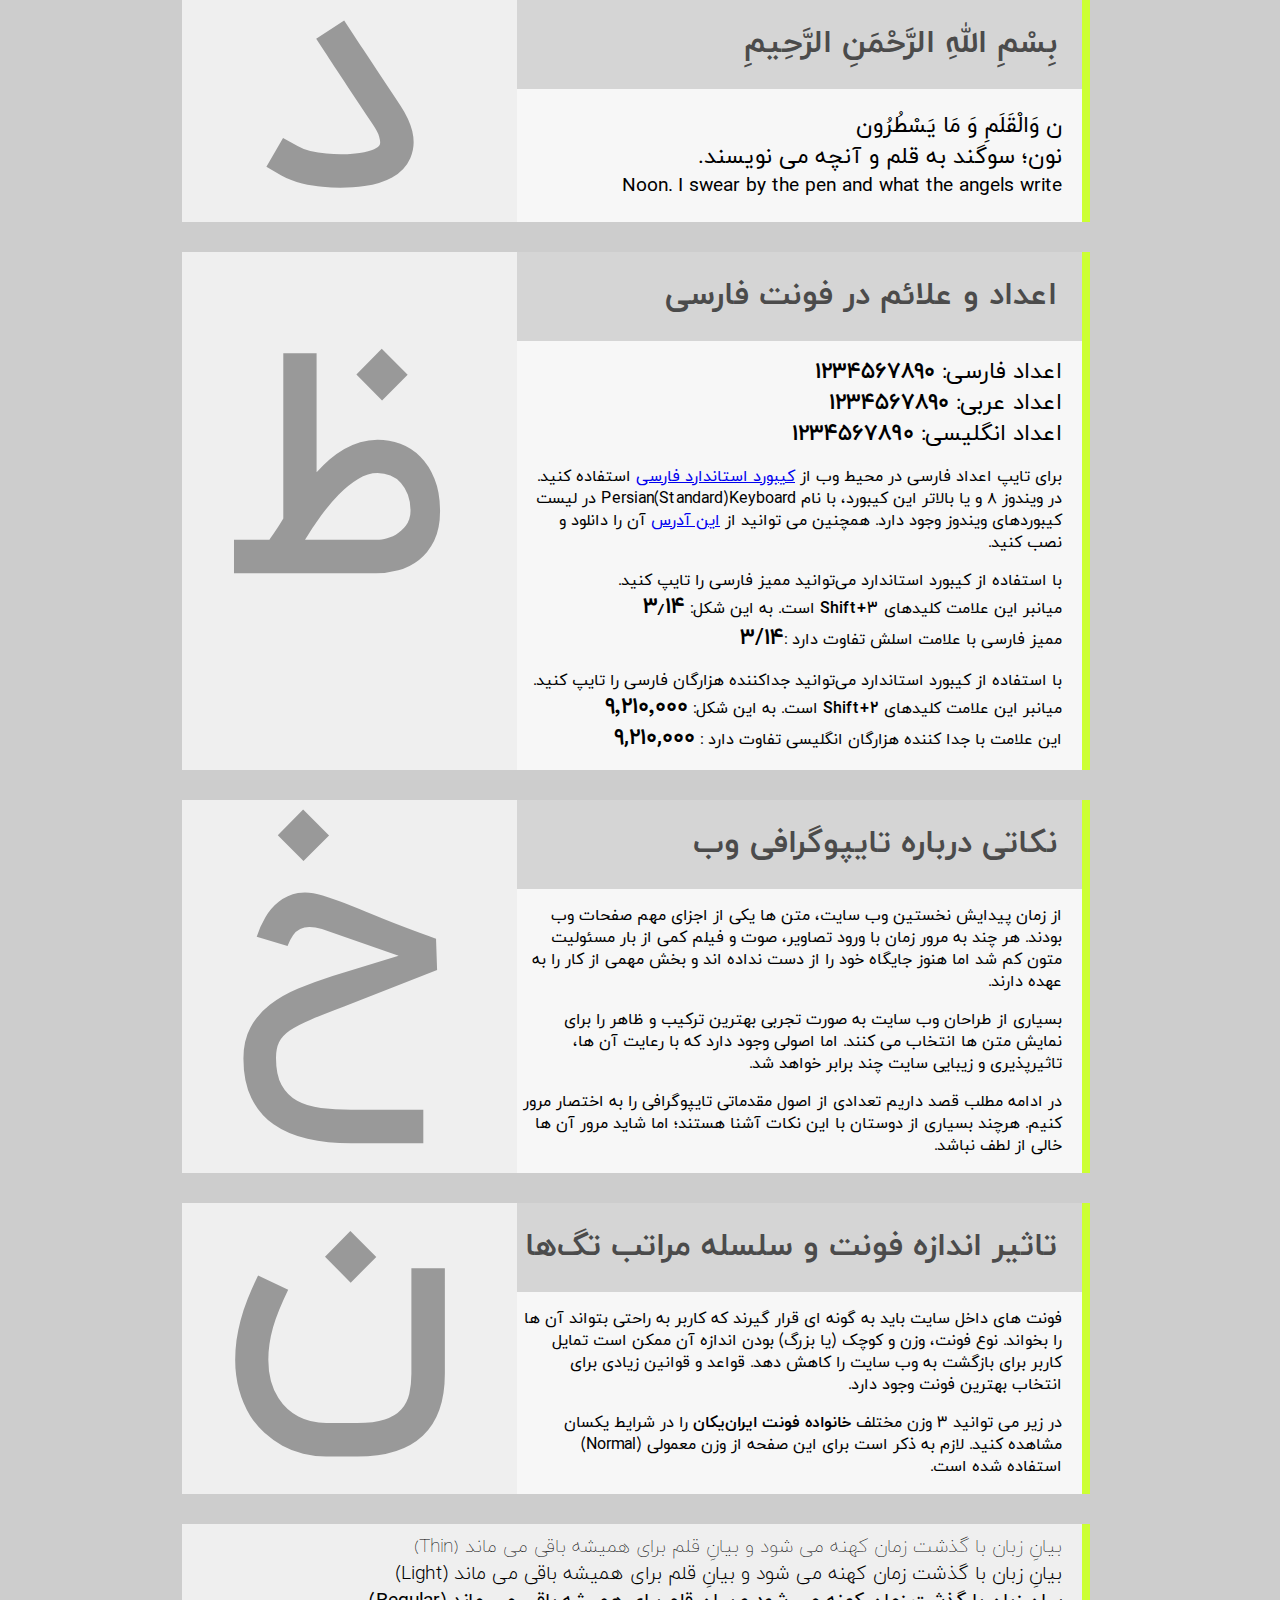
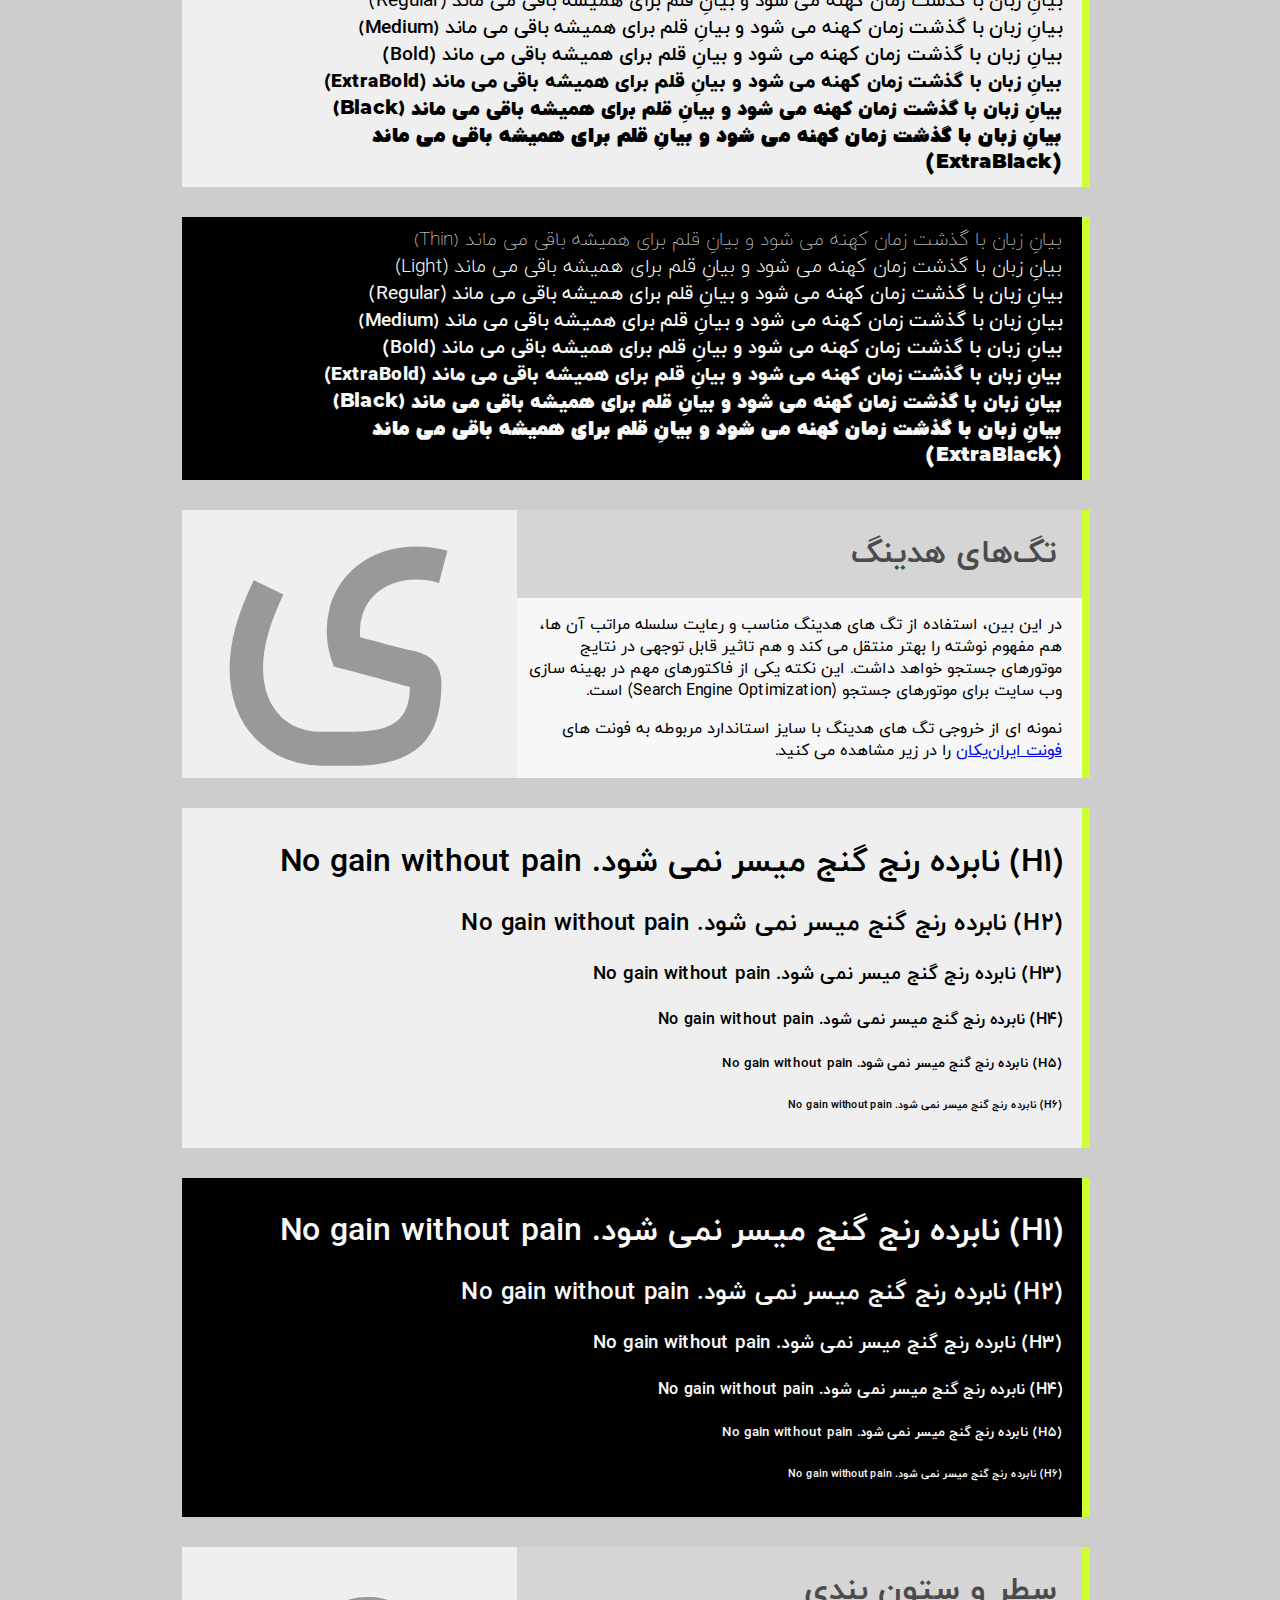
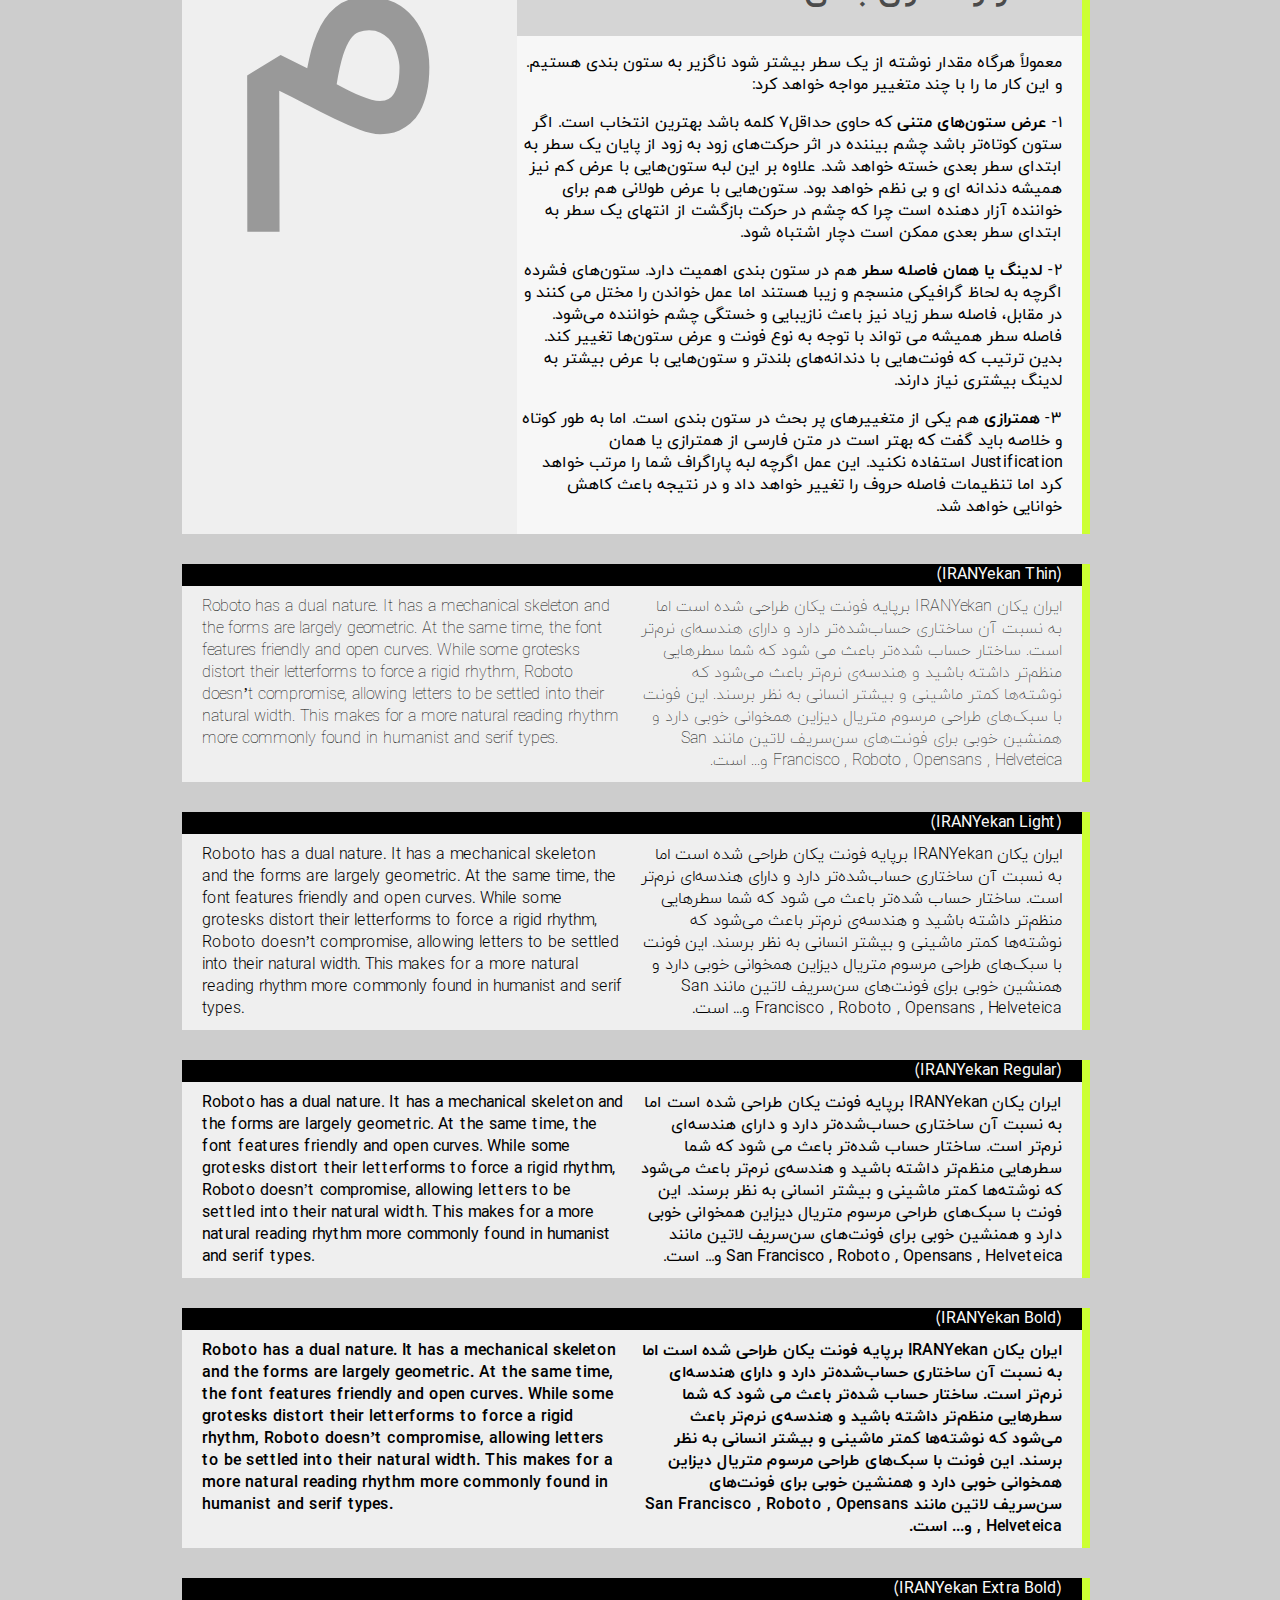
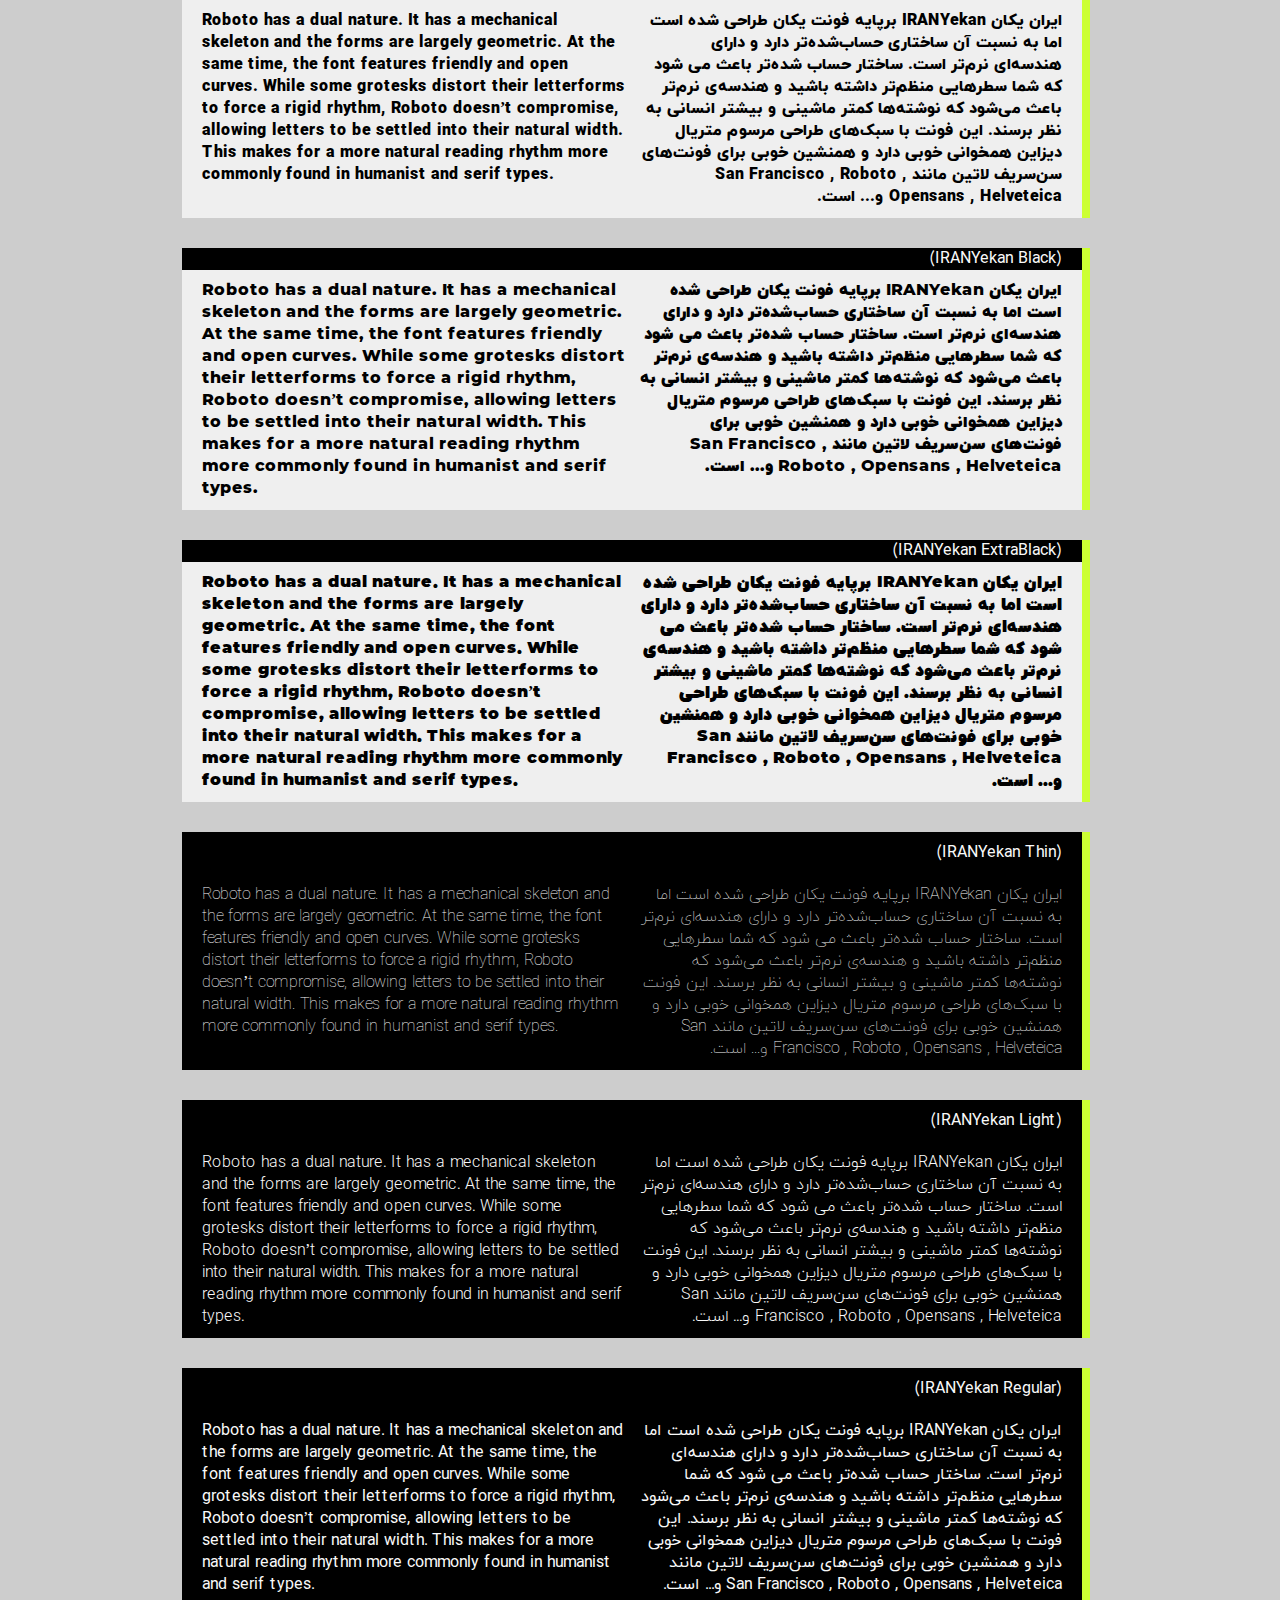
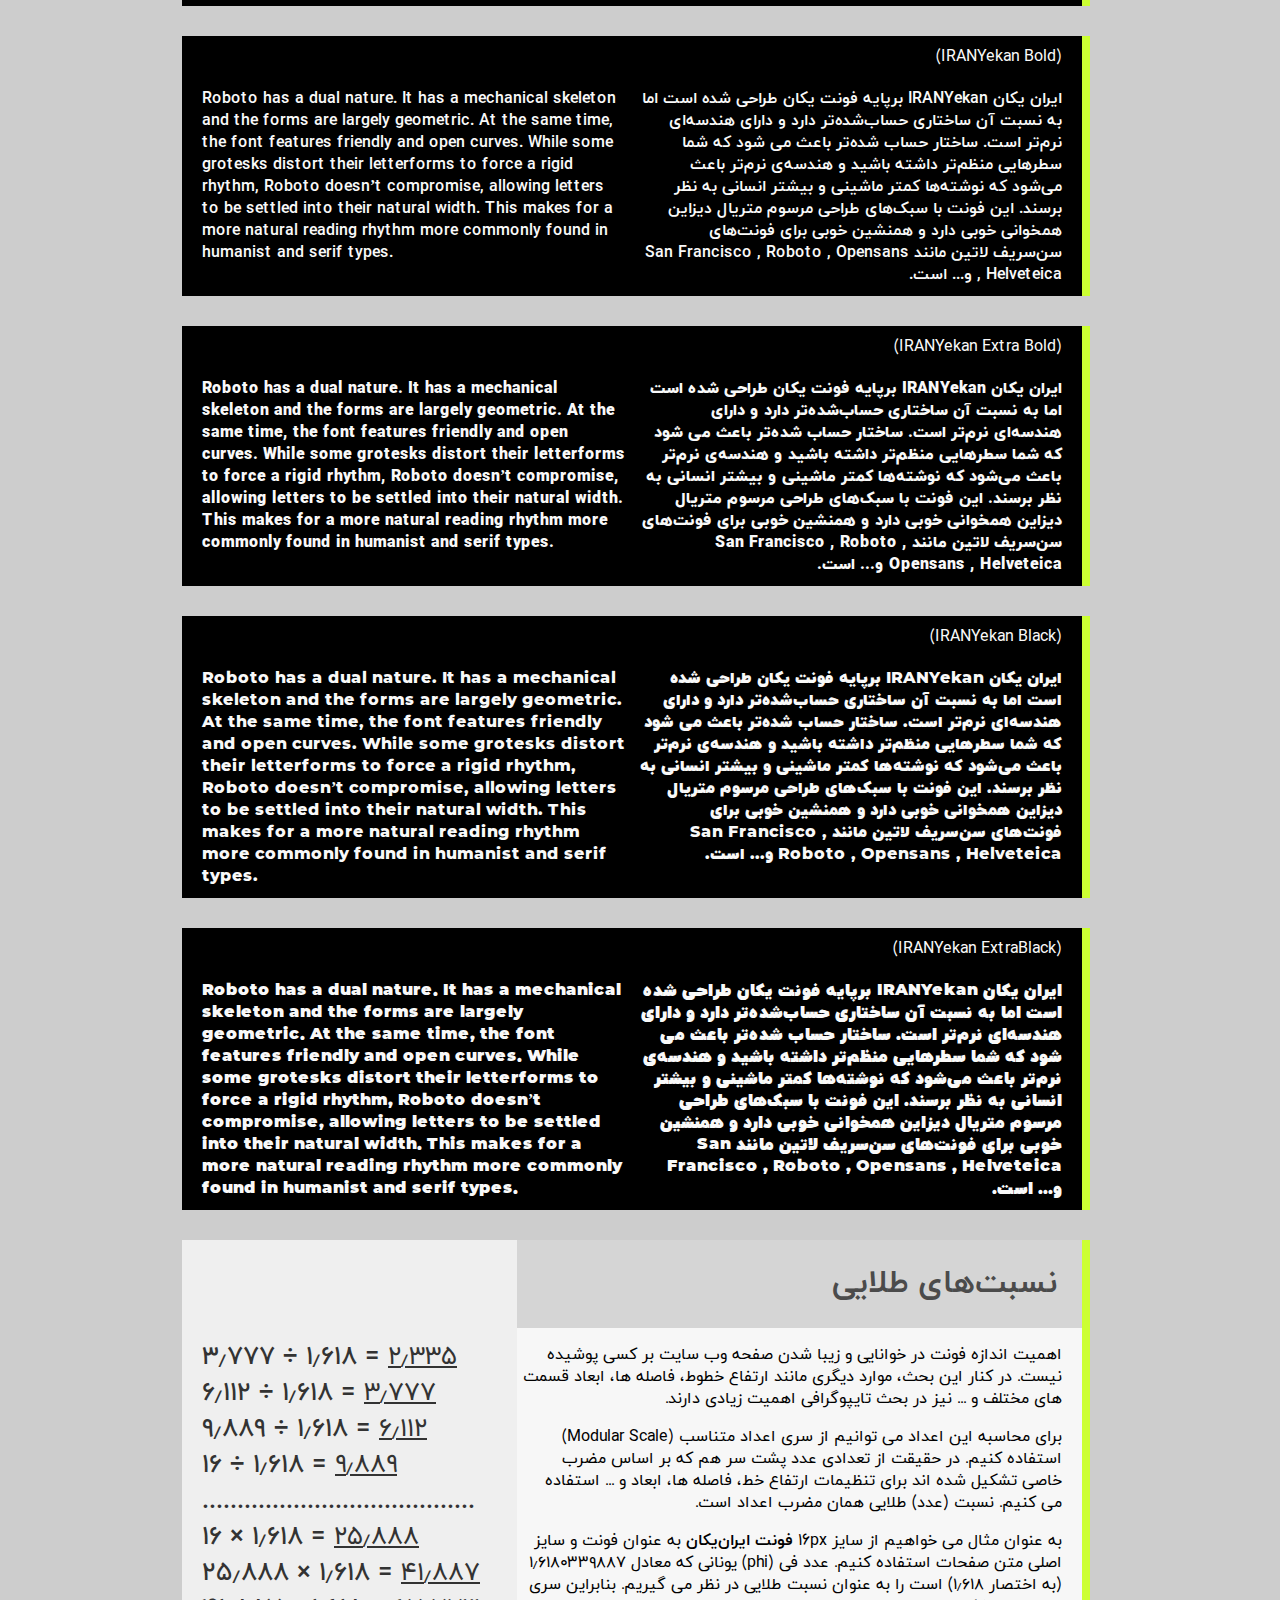
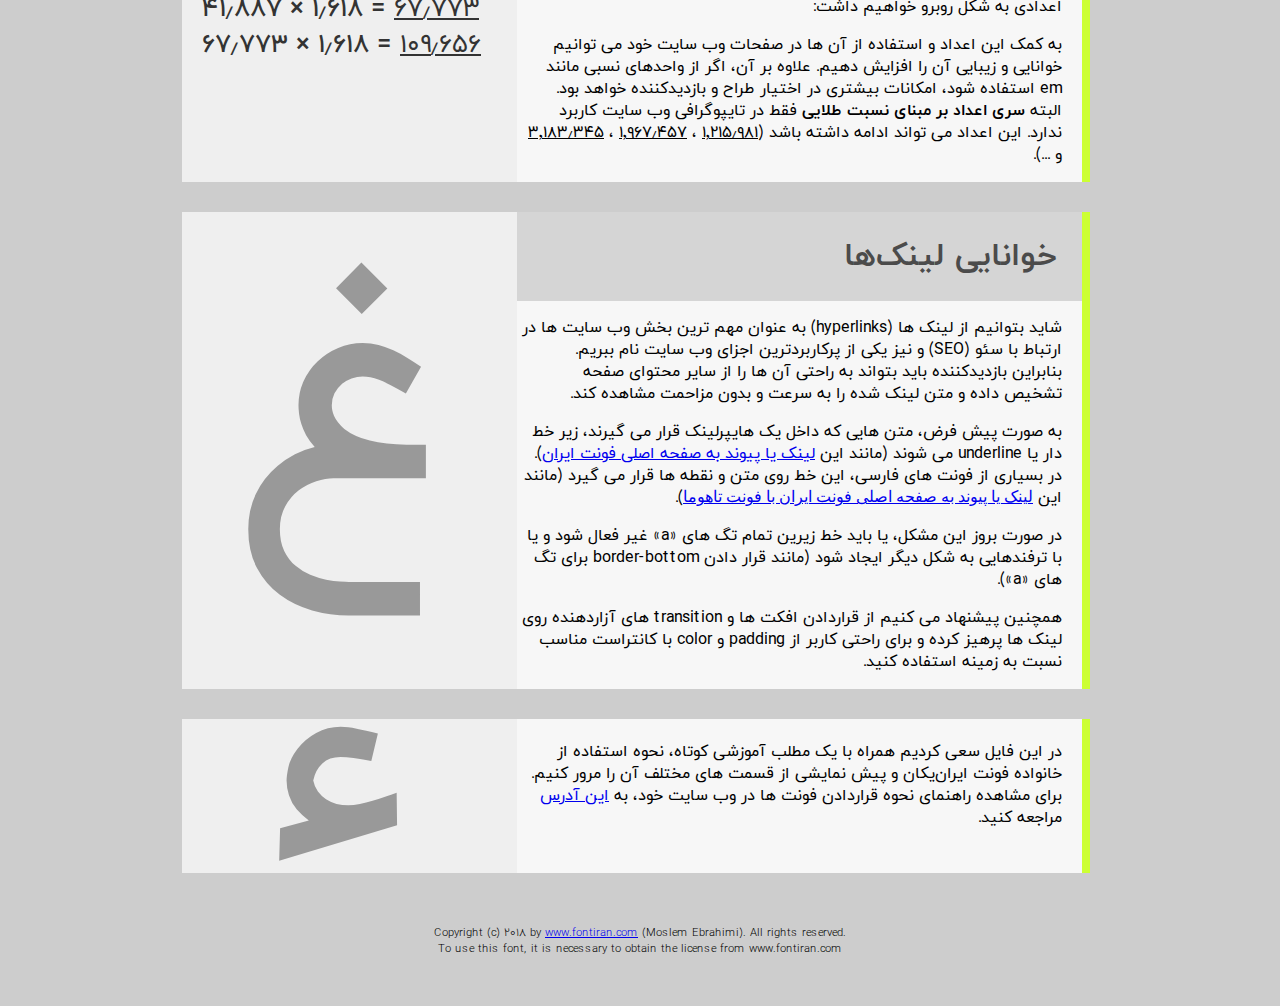
<file: Estate/public/font/IRANYekan/OldVersion/Farsi_numerals/WebFonts/IRANYekan.html>
﻿<!doctype html>
<html lang="fa">
<head>
<meta charset="utf-8">
<title>IRANYekan Family Type face: خانواده فونت ایران‌یکان</title>

<meta name="fontiran.com:license" content="کد ۵ رقمی لایسنس">

<link href="css/style.css" rel="stylesheet">
</head>


<body dir="rtl">
<div class="wrapper">

<div class="mainbox">
<div class="titelbox">
<h1>بِسْمِ اللهِ الرَّحْمَنِ الرَّحِيمِ</h1>
</div>
<div class="alphabet" style="line-height:200px" > د </div> 
<div class="rightbox">
<br>
 <span class="text-xlarge">ن وَالْقَلَمِ وَ مَا يَسْطُرُون</span>
<br>
<span class="text-xlarge"> نون؛ سوگند به قلم و آنچه می نويسند. </span>
 <br>
<span class="text-large"> Noon. I swear by the pen and what the angels write </span>
<br>
<br>
</div>
</div>




<div class="mainbox">
<div class="titelbox" style="letter-spacing: 0px">
	<h1>اعداد و علائم در فونت فارسی</h1>
</div>    
    <div class="alphabet" style="line-height:470px"> ظ </div> 
    <div class="rightbox">
      <p><span class="text-xlarge">اعداد فارسی: <strong>۱۲۳۴۵۶۷۸۹۰</strong></span><br>
        <span class="text-xlarge">اعداد عربی: <strong>۱۲۳٤٥٦۷۸۹۰</strong></span><br>
      <span class="text-xlarge">اعداد انگلیسی: <strong>1234567890</strong></span></p>
      <p>برای تایپ اعداد فارسی در محیط وب از <a href="http://fontiran.com/%d9%86%d8%b5%d8%a8-%da%a9%db%8c%d8%a8%d9%88%d8%b1%d8%af-%d9%81%d8%a7%d8%b1%d8%b3%db%8c-%d8%a7%d8%b3%d8%aa%d8%a7%d9%86%d8%af%d8%a7%d8%b1%d8%af-%d8%af%d8%b1-%d9%88%db%8c%d9%86%d8%af%d9%88%d8%b28-%d9%88/">کیبورد استاندارد فارسی</a> استفاده کنید. در ویندوز ۸ و یا بالاتر این کیبورد، با نام Persian(Standard)Keyboard در لیست کیبوردهای ویندوز وجود دارد. همچنین می توانید از <a href="http://persian-computing.ir/download/Iranian_Standard_Persian_Keyboard_(ISIRI_9147)_(Version_2.0).zip">این آدرس</a> آن را دانلود و نصب کنید.</p>
      <span>
      <p>با استفاده از کیبورد استاندارد می‌توانید ممیز فارسی را تایپ کنید.<br>
        <span>میانبر این علامت کلیدهای <span class="text-medium">Shift+3</span> است. به این شکل: <strong class="text-xlarge">۳٫۱۴</strong></span><br>
        <span >ممیز فارسی با علامت اسلش  تفاوت دارد :<strong class="text-xlarge">۳/۱۴</strong></span>
</p>
      <p>با استفاده از کیبورد استاندارد می‌توانید جداکننده هزارگان فارسی را تایپ کنید.<br>
      <span>میانبر این علامت کلیدهای <strong>Shift+2</strong> است. به این شکل: <strong class="text-xlarge">۹٬۲۱۰٬۰۰۰</strong></span><br>
        <span >این علامت با جدا کننده هزارگان انگلیسی تفاوت دارد : <strong class="text-xlarge">۹,۲۱۰,۰۰۰</strong></span>
      </p>
    </div> 
</div>


<div class="mainbox">
<div class="titelbox" style="letter-spacing: 0px">
<h1>نکاتی درباره تایپوگرافی وب</h1>
</div>

<div class="alphabet" style="line-height:350px" > خ </div> 
<div class="rightbox">
	<p>از زمان پیدایش نخستین وب سایت، متن ها یکی از اجزای مهم صفحات وب بودند. هر چند به مرور زمان با ورود تصاویر، صوت و فیلم کمی از بار مسئولیت متون کم شد اما هنوز جایگاه خود را از دست نداده اند و بخش مهمی از کار را به عهده دارند.</p>
	<p>بسیاری از طراحان وب سایت به صورت تجربی بهترین ترکیب و ظاهر را برای نمایش متن ها انتخاب می کنند. اما اصولی وجود دارد که با رعایت آن ها، تاثیرپذیری و زیبایی سایت چند برابر خواهد شد.</p>
	<p>در ادامه مطلب قصد داریم تعدادی از اصول مقدماتی تایپوگرافی را به اختصار مرور کنیم. هرچند بسیاری از دوستان با این نکات آشنا هستند؛ اما شاید مرور آن ها خالی از لطف نباشد.</p>
</div> 


</div> 

<div class="mainbox">
<div class="titelbox" style="letter-spacing: 0px">
	<h1>تاثیر اندازه فونت و سلسله مراتب تگ‌ها</h1>
</div>    
    <div class="alphabet" style="line-height:170px"> ن </div> 
    <div class="rightbox">
	<p>فونت های داخل سایت باید به گونه ای قرار گیرند که کاربر به راحتی بتواند آن ها را بخواند. نوع فونت، وزن و کوچک (یا بزرگ) بودن اندازه آن ممکن است تمایل کاربر برای بازگشت به وب سایت را کاهش دهد. قواعد و قوانین زیادی برای انتخاب بهترین  فونت وجود دارد.</p>
	<p>در زیر می توانید ۳ وزن مختلف <strong>خانواده فونت ایران‌یکان</strong> را در شرایط یکسان مشاهده کنید. لازم به ذکر است برای این صفحه از وزن معمولی (Normal) استفاده شده است.</p>
    </div> 
</div> 

   
<div class="mainbox">
<div class="mainbox2">    
	<div class="text-thin"  style="font-size:1.2em">بیانِ زبان با گذشت زمان کهنه می شود و بیانِ قلم برای همیشه باقی می ماند (Thin)</div>
	<div class="text-light"  style="font-size:1.2em">بیانِ زبان با گذشت زمان کهنه می شود و بیانِ قلم برای همیشه باقی می ماند (Light)</div>
	<div class="text-regular"  style="font-size:1.2em">بیانِ زبان با گذشت زمان کهنه می شود و بیانِ قلم برای همیشه باقی می ماند (Regular)</div>
	<div class="text-medium"  style="font-size:1.2em">بیانِ زبان با گذشت زمان کهنه می شود و بیانِ قلم برای همیشه باقی می ماند (Medium)</div>
	<div class="text-bold"  style="font-size:1.2em">بیانِ زبان با گذشت زمان کهنه می شود و بیانِ قلم برای همیشه باقی می ماند (Bold)</div>
	<div class="text-extrabold"  style="font-size:1.2em">بیانِ زبان با گذشت زمان کهنه می شود و بیانِ قلم برای همیشه باقی می ماند (ExtraBold)</div>
	<div class="text-black"  style="font-size:1.2em">بیانِ زبان با گذشت زمان کهنه می شود و بیانِ قلم برای همیشه باقی می ماند (Black)</div>
	<div class="text-extrablack"  style="font-size:1.2em">بیانِ زبان با گذشت زمان کهنه می شود و بیانِ قلم برای همیشه باقی می ماند (ExtraBlack)</div>
</div>    
</div>    

<div class="mainboxnegativ">
<div class="mainbox2">    
	
	<div class="text-thin"  style="font-size:1.2em">بیانِ زبان با گذشت زمان کهنه می شود و بیانِ قلم برای همیشه باقی می ماند (Thin)</div>
	<div class="text-light"  style="font-size:1.2em">بیانِ زبان با گذشت زمان کهنه می شود و بیانِ قلم برای همیشه باقی می ماند (Light)</div>
	<div class="text-regular"  style="font-size:1.2em">بیانِ زبان با گذشت زمان کهنه می شود و بیانِ قلم برای همیشه باقی می ماند (Regular)</div>
	<div class="text-medium"  style="font-size:1.2em">بیانِ زبان با گذشت زمان کهنه می شود و بیانِ قلم برای همیشه باقی می ماند (Medium)</div>
	<div class="text-bold"  style="font-size:1.2em">بیانِ زبان با گذشت زمان کهنه می شود و بیانِ قلم برای همیشه باقی می ماند (Bold)</div>
	<div class="text-extrabold"  style="font-size:1.2em">بیانِ زبان با گذشت زمان کهنه می شود و بیانِ قلم برای همیشه باقی می ماند (ExtraBold)</div>
	<div class="text-black"  style="font-size:1.2em">بیانِ زبان با گذشت زمان کهنه می شود و بیانِ قلم برای همیشه باقی می ماند (Black)</div>
	<div class="text-extrablack"  style="font-size:1.2em">بیانِ زبان با گذشت زمان کهنه می شود و بیانِ قلم برای همیشه باقی می ماند (ExtraBlack)</div>
</div>    
</div>

<div class="mainbox">
<div class="titelbox" style="letter-spacing: 0px">
	<h1>تگ‌های هدینگ</h1>
</div>    
    <div class="alphabet" style="line-height:170px"> ی </div> 
    <div class="rightbox">
<p>در این بین، استفاده از تگ های هدینگ مناسب و رعایت سلسله مراتب آن ها، هم مفهوم نوشته را بهتر منتقل می کند و هم تاثیر قابل توجهی در نتایج موتورهای جستجو خواهد داشت. این نکته یکی از فاکتورهای مهم در بهینه سازی وب سایت برای موتورهای جستجو (Search Engine Optimization) است.</p>
	<p>نمونه ای از خروجی تگ های هدینگ با سایز استاندارد مربوطه به فونت های <a href="http://fontiran.com" target="_blank">فونت ایران‌یکان</a> را در زیر مشاهده می کنید.</p>
 </div> 
</div> 
    
<div class="mainbox">
<div class="mainbox2"> 	
	<h1>(H1) نابرده رنج گنج میسر نمی شود. No gain without pain </h1>
	<h2>(H2) نابرده رنج گنج میسر نمی شود. No gain without pain</h2>
	<h3>(H3) نابرده رنج گنج میسر نمی شود. No gain without pain</h3>
	<h4>(H4) نابرده رنج گنج میسر نمی شود. No gain without pain </h4>
	<h5>(H5) نابرده رنج گنج میسر نمی شود. No gain without pain</h5>
	<h6>(H6) نابرده رنج گنج میسر نمی شود. No gain without pain</h6>
</div>
</div> 

<div class="mainboxnegativ">
<div class="mainbox2"> 	
	<h1>(H1) نابرده رنج گنج میسر نمی شود. No gain without pain </h1>
	<h2>(H2) نابرده رنج گنج میسر نمی شود. No gain without pain</h2>
	<h3>(H3) نابرده رنج گنج میسر نمی شود. No gain without pain</h3>
	<h4>(H4) نابرده رنج گنج میسر نمی شود. No gain without pain </h4>
	<h5>(H5) نابرده رنج گنج میسر نمی شود. No gain without pain</h5>
	<h6>(H6) نابرده رنج گنج میسر نمی شود. No gain without pain</h6>
</div>
</div>

<div class="mainbox">
<div class="titelbox" style="letter-spacing: 0px">
	<h1>سطر و ستون بندی</h1>
</div>    
    <div class="alphabet" style="line-height:200px"> م </div> 
    <div class="rightbox">
<p>معمولاً هرگاه مقدار نوشته از یک سطر بیشتر شود ناگزیر به ستون بندی هستیم. و این کار ما را با چند متغییر مواجه خواهد کرد:</p>
	<p>۱- <strong>عرض ستون‌های متنی</strong> که حاوی حداقل۷ کلمه باشد بهترین انتخاب است. اگر ستون کوتاه‌تر باشد چشم بیننده در اثر حرکت‌های زود به زود از پایان یک سطر به ابتدای سطر بعدی خسته خواهد شد. علاوه بر این لبه ستون‌هایی با عرض کم نیز همیشه دندانه ای و بی نظم خواهد بود. ستون‌هایی با عرض طولانی هم برای خواننده آزار دهنده است چرا که چشم در حرکت بازگشت از انتهای یک سطر به ابتدای سطر بعدی ممکن است دچار اشتباه شود.

    <p>۲- <strong>لدینگ یا همان فاصله سطر </strong> هم در ستون بندی اهمیت دارد. ستون‌های فشرده اگرچه به لحاظ گرافیکی منسجم و زیبا هستند اما عمل خواندن را مختل می کنند و در مقابل، فاصله سطر زیاد نیز باعث نازیبایی و خستگی چشم خواننده می‌شود. فاصله سطر همیشه می تواند با توجه به نوع فونت و عرض ستون‌ها تغییر کند. بدین ترتیب که فونت‌هایی با دندانه‌های بلند‌تر و ستون‌هایی با عرض بیشتر به لدینگ بیشتری نیاز دارند.    
    <p>۳- <strong>همترازی </strong> هم یکی از متغییرهای پر بحث در ستون بندی است. اما به طور کوتاه و خلاصه باید گفت که بهتر است در متن فارسی از همترازی یا همان Justification استفاده نکنید. این عمل اگرچه لبه پاراگراف شما را مرتب خواهد کرد اما تنظیمات فاصله حروف را تغییر خواهد داد و در نتیجه باعث کاهش خوانایی خواهد شد.                </div> 
</div> 

<div class="mainbox"> 
<div class="mainbox2negativ">(IRANYekan Thin)</div>     
	<div class="farsiparagraph"><span class="text-thin">ایران یکان IRANYekan برپایه فونت یکان طراحی شده است اما به نسبت آن ساختاری حساب‌شده‌تر دارد و دارای هندسه‌ای نرم‌تر است. ساختار حساب شده‌تر باعث می شود که شما سطر‌هایی منظم‌تر داشته باشید و هندسه‌‌ی نرم‌تر باعث می‌شود که نوشته‌ها کمتر ماشینی و بیشتر انسانی به نظر برسند. این فونت با سبک‌های طراحی مرسوم متریال دیزاین همخوانی خوبی دارد و همنشین خوبی برای فونت‌های سن‌سریف لاتین مانند San Francisco , Roboto , Opensans , Helveteica  و... است.   </span></div>

<div class="englishparagraph"><span class="text-thin">
Roboto has a dual nature. It has a mechanical skeleton and the forms are largely geometric. At the same time, the font features friendly and open curves. While some grotesks distort their letterforms to force a rigid rhythm, Roboto doesn’t compromise, allowing letters to be settled into their natural width. This makes for a more natural reading rhythm more commonly found in humanist and serif types.
</span></div>
	  
</div>

<div class="mainbox"> 
<div class="mainbox2negativ">(IRANYekan Light)</div>     
	<div class="farsiparagraph"><span class="text-light">ایران یکان IRANYekan برپایه فونت یکان طراحی شده است اما به نسبت آن ساختاری حساب‌شده‌تر دارد و دارای هندسه‌ای نرم‌تر است. ساختار حساب شده‌تر باعث می شود که شما سطر‌هایی منظم‌تر داشته باشید و هندسه‌‌ی نرم‌تر باعث می‌شود که نوشته‌ها کمتر ماشینی و بیشتر انسانی به نظر برسند. این فونت با سبک‌های طراحی مرسوم متریال دیزاین همخوانی خوبی دارد و همنشین خوبی برای فونت‌های سن‌سریف لاتین مانند San Francisco , Roboto , Opensans , Helveteica  و... است.   </span></div>

<div class="englishparagraph"><span class="text-light">
Roboto has a dual nature. It has a mechanical skeleton and the forms are largely geometric. At the same time, the font features friendly and open curves. While some grotesks distort their letterforms to force a rigid rhythm, Roboto doesn’t compromise, allowing letters to be settled into their natural width. This makes for a more natural reading rhythm more commonly found in humanist and serif types.
</span></div>
	  
</div>

<div class="mainbox"> 
<div class="mainbox2negativ">(IRANYekan Regular)</div>     
	<div class="farsiparagraph"><span class="text-regular">ایران یکان IRANYekan برپایه فونت یکان طراحی شده است اما به نسبت آن ساختاری حساب‌شده‌تر دارد و دارای هندسه‌ای نرم‌تر است. ساختار حساب شده‌تر باعث می شود که شما سطر‌هایی منظم‌تر داشته باشید و هندسه‌‌ی نرم‌تر باعث می‌شود که نوشته‌ها کمتر ماشینی و بیشتر انسانی به نظر برسند. این فونت با سبک‌های طراحی مرسوم متریال دیزاین همخوانی خوبی دارد و همنشین خوبی برای فونت‌های سن‌سریف لاتین مانند San Francisco , Roboto , Opensans , Helveteica  و... است.   </span></div>

<div class="englishparagraph"><span class="text-regular">
Roboto has a dual nature. It has a mechanical skeleton and the forms are largely geometric. At the same time, the font features friendly and open curves. While some grotesks distort their letterforms to force a rigid rhythm, Roboto doesn’t compromise, allowing letters to be settled into their natural width. This makes for a more natural reading rhythm more commonly found in humanist and serif types.
</span></div>
	  
</div>


<div class="mainbox"> 
<div class="mainbox2negativ">(IRANYekan Bold)</div>   
	<div class="farsiparagraph"><span class="text-bold">ایران یکان IRANYekan برپایه فونت یکان طراحی شده است اما به نسبت آن ساختاری حساب‌شده‌تر دارد و دارای هندسه‌ای نرم‌تر است. ساختار حساب شده‌تر باعث می شود که شما سطر‌هایی منظم‌تر داشته باشید و هندسه‌‌ی نرم‌تر باعث می‌شود که نوشته‌ها کمتر ماشینی و بیشتر انسانی به نظر برسند. این فونت با سبک‌های طراحی مرسوم متریال دیزاین همخوانی خوبی دارد و همنشین خوبی برای فونت‌های سن‌سریف لاتین مانند San Francisco , Roboto , Opensans , Helveteica  و... است.   </span></div>

<div class="englishparagraph"><span class="text-bold">
Roboto has a dual nature. It has a mechanical skeleton and the forms are largely geometric. At the same time, the font features friendly and open curves. While some grotesks distort their letterforms to force a rigid rhythm, Roboto doesn’t compromise, allowing letters to be settled into their natural width. This makes for a more natural reading rhythm more commonly found in humanist and serif types.</span>
</div>
	  
</div>

<div class="mainbox"> 
<div class="mainbox2negativ">(IRANYekan Extra Bold)</div>   
	<div class="farsiparagraph"><span class="text-extrabold">ایران یکان IRANYekan برپایه فونت یکان طراحی شده است اما به نسبت آن ساختاری حساب‌شده‌تر دارد و دارای هندسه‌ای نرم‌تر است. ساختار حساب شده‌تر باعث می شود که شما سطر‌هایی منظم‌تر داشته باشید و هندسه‌‌ی نرم‌تر باعث می‌شود که نوشته‌ها کمتر ماشینی و بیشتر انسانی به نظر برسند. این فونت با سبک‌های طراحی مرسوم متریال دیزاین همخوانی خوبی دارد و همنشین خوبی برای فونت‌های سن‌سریف لاتین مانند San Francisco , Roboto , Opensans , Helveteica  و... است.   </span></div>

<div class="englishparagraph"><span class="text-extrabold">
Roboto has a dual nature. It has a mechanical skeleton and the forms are largely geometric. At the same time, the font features friendly and open curves. While some grotesks distort their letterforms to force a rigid rhythm, Roboto doesn’t compromise, allowing letters to be settled into their natural width. This makes for a more natural reading rhythm more commonly found in humanist and serif types.</span>
</div>
	  
</div>

<div class="mainbox"> 
<div class="mainbox2negativ">(IRANYekan Black)</div>   
	<div class="farsiparagraph"><span class="text-black">ایران یکان IRANYekan برپایه فونت یکان طراحی شده است اما به نسبت آن ساختاری حساب‌شده‌تر دارد و دارای هندسه‌ای نرم‌تر است. ساختار حساب شده‌تر باعث می شود که شما سطر‌هایی منظم‌تر داشته باشید و هندسه‌‌ی نرم‌تر باعث می‌شود که نوشته‌ها کمتر ماشینی و بیشتر انسانی به نظر برسند. این فونت با سبک‌های طراحی مرسوم متریال دیزاین همخوانی خوبی دارد و همنشین خوبی برای فونت‌های سن‌سریف لاتین مانند San Francisco , Roboto , Opensans , Helveteica  و... است.   </span></div>

<div class="englishparagraph"><span class="text-black">
Roboto has a dual nature. It has a mechanical skeleton and the forms are largely geometric. At the same time, the font features friendly and open curves. While some grotesks distort their letterforms to force a rigid rhythm, Roboto doesn’t compromise, allowing letters to be settled into their natural width. This makes for a more natural reading rhythm more commonly found in humanist and serif types.</span>
</div>
	  
</div>



<div class="mainbox"> 
<div class="mainbox2negativ">(IRANYekan ExtraBlack)</div>   
	<div class="farsiparagraph"><span class="text-extrablack">ایران یکان IRANYekan برپایه فونت یکان طراحی شده است اما به نسبت آن ساختاری حساب‌شده‌تر دارد و دارای هندسه‌ای نرم‌تر است. ساختار حساب شده‌تر باعث می شود که شما سطر‌هایی منظم‌تر داشته باشید و هندسه‌‌ی نرم‌تر باعث می‌شود که نوشته‌ها کمتر ماشینی و بیشتر انسانی به نظر برسند. این فونت با سبک‌های طراحی مرسوم متریال دیزاین همخوانی خوبی دارد و همنشین خوبی برای فونت‌های سن‌سریف لاتین مانند San Francisco , Roboto , Opensans , Helveteica  و... است.   </span></div>

<div class="englishparagraph"><span class="text-extrablack">
Roboto has a dual nature. It has a mechanical skeleton and the forms are largely geometric. At the same time, the font features friendly and open curves. While some grotesks distort their letterforms to force a rigid rhythm, Roboto doesn’t compromise, allowing letters to be settled into their natural width. This makes for a more natural reading rhythm more commonly found in humanist and serif types.</span>
</div>
	  
</div>







<div class="mainboxnegativ"> 
<div class="mainbox2">(IRANYekan Thin)</div>     
	<div class="farsiparagraph_negativ"><span class="text-thin">ایران یکان IRANYekan برپایه فونت یکان طراحی شده است اما به نسبت آن ساختاری حساب‌شده‌تر دارد و دارای هندسه‌ای نرم‌تر است. ساختار حساب شده‌تر باعث می شود که شما سطر‌هایی منظم‌تر داشته باشید و هندسه‌‌ی نرم‌تر باعث می‌شود که نوشته‌ها کمتر ماشینی و بیشتر انسانی به نظر برسند. این فونت با سبک‌های طراحی مرسوم متریال دیزاین همخوانی خوبی دارد و همنشین خوبی برای فونت‌های سن‌سریف لاتین مانند San Francisco , Roboto , Opensans , Helveteica  و... است.   </span></div>

<div class="englishparagraph_negativ"><span class="text-thin">
Roboto has a dual nature. It has a mechanical skeleton and the forms are largely geometric. At the same time, the font features friendly and open curves. While some grotesks distort their letterforms to force a rigid rhythm, Roboto doesn’t compromise, allowing letters to be settled into their natural width. This makes for a more natural reading rhythm more commonly found in humanist and serif types.
</span></div>
	  
</div>

<div class="mainboxnegativ"> 
<div class="mainbox2">(IRANYekan Light)</div>     
	<div class="farsiparagraph_negativ"><span class="text-light">ایران یکان IRANYekan برپایه فونت یکان طراحی شده است اما به نسبت آن ساختاری حساب‌شده‌تر دارد و دارای هندسه‌ای نرم‌تر است. ساختار حساب شده‌تر باعث می شود که شما سطر‌هایی منظم‌تر داشته باشید و هندسه‌‌ی نرم‌تر باعث می‌شود که نوشته‌ها کمتر ماشینی و بیشتر انسانی به نظر برسند. این فونت با سبک‌های طراحی مرسوم متریال دیزاین همخوانی خوبی دارد و همنشین خوبی برای فونت‌های سن‌سریف لاتین مانند San Francisco , Roboto , Opensans , Helveteica  و... است.   </span></div>

<div class="englishparagraph_negativ"><span class="text-light">
Roboto has a dual nature. It has a mechanical skeleton and the forms are largely geometric. At the same time, the font features friendly and open curves. While some grotesks distort their letterforms to force a rigid rhythm, Roboto doesn’t compromise, allowing letters to be settled into their natural width. This makes for a more natural reading rhythm more commonly found in humanist and serif types.
</span></div>
	  
</div>

<div class="mainboxnegativ"> 
<div class="mainbox2">(IRANYekan Regular)</div>     
	<div class="farsiparagraph_negativ"><span class="text-regular">ایران یکان IRANYekan برپایه فونت یکان طراحی شده است اما به نسبت آن ساختاری حساب‌شده‌تر دارد و دارای هندسه‌ای نرم‌تر است. ساختار حساب شده‌تر باعث می شود که شما سطر‌هایی منظم‌تر داشته باشید و هندسه‌‌ی نرم‌تر باعث می‌شود که نوشته‌ها کمتر ماشینی و بیشتر انسانی به نظر برسند. این فونت با سبک‌های طراحی مرسوم متریال دیزاین همخوانی خوبی دارد و همنشین خوبی برای فونت‌های سن‌سریف لاتین مانند San Francisco , Roboto , Opensans , Helveteica  و... است.   </span></div>

<div class="englishparagraph_negativ"><span class="text-regular">
Roboto has a dual nature. It has a mechanical skeleton and the forms are largely geometric. At the same time, the font features friendly and open curves. While some grotesks distort their letterforms to force a rigid rhythm, Roboto doesn’t compromise, allowing letters to be settled into their natural width. This makes for a more natural reading rhythm more commonly found in humanist and serif types.
</span></div>
	  
</div>


<div class="mainboxnegativ"> 
<div class="mainbox2">(IRANYekan Bold)</div>   
	<div class="farsiparagraph_negativ"><span class="text-bold">ایران یکان IRANYekan برپایه فونت یکان طراحی شده است اما به نسبت آن ساختاری حساب‌شده‌تر دارد و دارای هندسه‌ای نرم‌تر است. ساختار حساب شده‌تر باعث می شود که شما سطر‌هایی منظم‌تر داشته باشید و هندسه‌‌ی نرم‌تر باعث می‌شود که نوشته‌ها کمتر ماشینی و بیشتر انسانی به نظر برسند. این فونت با سبک‌های طراحی مرسوم متریال دیزاین همخوانی خوبی دارد و همنشین خوبی برای فونت‌های سن‌سریف لاتین مانند San Francisco , Roboto , Opensans , Helveteica  و... است.   </span></div>

<div class="englishparagraph_negativ"><span class="text-bold">
Roboto has a dual nature. It has a mechanical skeleton and the forms are largely geometric. At the same time, the font features friendly and open curves. While some grotesks distort their letterforms to force a rigid rhythm, Roboto doesn’t compromise, allowing letters to be settled into their natural width. This makes for a more natural reading rhythm more commonly found in humanist and serif types.</span>
</div>
	  
</div>

<div class="mainboxnegativ"> 
<div class="mainbox2">(IRANYekan Extra Bold)</div>   
	<div class="farsiparagraph_negativ"><span class="text-extrabold">ایران یکان IRANYekan برپایه فونت یکان طراحی شده است اما به نسبت آن ساختاری حساب‌شده‌تر دارد و دارای هندسه‌ای نرم‌تر است. ساختار حساب شده‌تر باعث می شود که شما سطر‌هایی منظم‌تر داشته باشید و هندسه‌‌ی نرم‌تر باعث می‌شود که نوشته‌ها کمتر ماشینی و بیشتر انسانی به نظر برسند. این فونت با سبک‌های طراحی مرسوم متریال دیزاین همخوانی خوبی دارد و همنشین خوبی برای فونت‌های سن‌سریف لاتین مانند San Francisco , Roboto , Opensans , Helveteica  و... است.   </span></div>

<div class="englishparagraph_negativ"><span class="text-extrabold">
Roboto has a dual nature. It has a mechanical skeleton and the forms are largely geometric. At the same time, the font features friendly and open curves. While some grotesks distort their letterforms to force a rigid rhythm, Roboto doesn’t compromise, allowing letters to be settled into their natural width. This makes for a more natural reading rhythm more commonly found in humanist and serif types.</span>
</div>
	  
</div>

<div class="mainboxnegativ"> 
<div class="mainbox2">(IRANYekan Black)</div>   
	<div class="farsiparagraph_negativ"><span class="text-black">ایران یکان IRANYekan برپایه فونت یکان طراحی شده است اما به نسبت آن ساختاری حساب‌شده‌تر دارد و دارای هندسه‌ای نرم‌تر است. ساختار حساب شده‌تر باعث می شود که شما سطر‌هایی منظم‌تر داشته باشید و هندسه‌‌ی نرم‌تر باعث می‌شود که نوشته‌ها کمتر ماشینی و بیشتر انسانی به نظر برسند. این فونت با سبک‌های طراحی مرسوم متریال دیزاین همخوانی خوبی دارد و همنشین خوبی برای فونت‌های سن‌سریف لاتین مانند San Francisco , Roboto , Opensans , Helveteica  و... است.   </span></div>

<div class="englishparagraph_negativ"><span class="text-black">
Roboto has a dual nature. It has a mechanical skeleton and the forms are largely geometric. At the same time, the font features friendly and open curves. While some grotesks distort their letterforms to force a rigid rhythm, Roboto doesn’t compromise, allowing letters to be settled into their natural width. This makes for a more natural reading rhythm more commonly found in humanist and serif types.</span>
</div>
	  
</div>



<div class="mainboxnegativ"> 
<div class="mainbox2">(IRANYekan ExtraBlack)</div>   
	<div class="farsiparagraph_negativ"><span class="text-extrablack">ایران یکان IRANYekan برپایه فونت یکان طراحی شده است اما به نسبت آن ساختاری حساب‌شده‌تر دارد و دارای هندسه‌ای نرم‌تر است. ساختار حساب شده‌تر باعث می شود که شما سطر‌هایی منظم‌تر داشته باشید و هندسه‌‌ی نرم‌تر باعث می‌شود که نوشته‌ها کمتر ماشینی و بیشتر انسانی به نظر برسند. این فونت با سبک‌های طراحی مرسوم متریال دیزاین همخوانی خوبی دارد و همنشین خوبی برای فونت‌های سن‌سریف لاتین مانند San Francisco , Roboto , Opensans , Helveteica  و... است.   </span></div>

<div class="englishparagraph_negativ"><span class="text-extrablack">
Roboto has a dual nature. It has a mechanical skeleton and the forms are largely geometric. At the same time, the font features friendly and open curves. While some grotesks distort their letterforms to force a rigid rhythm, Roboto doesn’t compromise, allowing letters to be settled into their natural width. This makes for a more natural reading rhythm more commonly found in humanist and serif types.</span>
</div>
	  
</div>



    
 <div class="mainbox">
<div class="titelbox" style="letter-spacing: 0px">      
	<h1> نسبت‌های طلایی</h1>
</div>    
    <div class="alphabet2">
    <div style="padding-left:20px">
	۳٫۷۷۷ &divide; ۱٫۶۱۸ = <span class="text-regular text-underline">۲٫۳۳۵</span>
	<br>
	۶٫۱۱۲ &divide; ۱٫۶۱۸ = <span class="text-regular text-underline">۳٫۷۷۷</span>
	<br>
	۹٫۸۸۹ &divide; ۱٫۶۱۸ = <span class="text-regular text-underline">۶٫۱۱۲</span>
	<br>
	۱۶ &divide; ۱٫۶۱۸ = <span class="text-regular text-underline">۹٫۸۸۹</span>
	<br>
.......................................
	<br>
	۱۶ &times; ۱٫۶۱۸ = <span class="text-regular text-underline">۲۵٫۸۸۸</span>
	<br>
	۲۵٫۸۸۸ &times; ۱٫۶۱۸ = <span class="text-regular text-underline">۴۱٫۸۸۷</span>
	<br>
	۴۱٫۸۸۷ &times; ۱٫۶۱۸ = <span class="text-regular text-underline">۶۷٫۷۷۳</span>
	<br>
	۶۷٫۷۷۳ &times; ۱٫۶۱۸ = <span class="text-regular text-underline">۱۰۹٫۶۵۶</span>
    </div>
	</div>
     <div class="rightbox">   
	<p>اهمیت اندازه فونت در خوانایی و زیبا شدن صفحه وب سایت بر کسی پوشیده نیست. در کنار این بحث، موارد دیگری مانند ارتفاع خطوط، فاصله ها، ابعاد قسمت های مختلف و ... نیز در بحث تایپوگرافی اهمیت زیادی دارند.</p>
	<p>برای محاسبه این اعداد می توانیم از سری اعداد متناسب (Modular Scale) استفاده کنیم. در حقیقت از تعدادی عدد پشت سر هم که بر اساس مضرب خاصی تشکیل شده اند برای تنظیمات ارتفاع خط، فاصله ها، ابعاد و ... استفاده می کنیم. نسبت (عدد) طلایی همان مضرب اعداد است.</p>
	<p>به عنوان مثال می خواهیم از سایز 16px <strong>فونت ایران‌یکان</strong> به عنوان فونت و سایز اصلی متن صفحات استفاده کنیم. عدد فی (phi) یونانی که معادل ۱٫۶۱۸۰۳۳۹۸۸۷ (به اختصار ۱٫۶۱۸) است را به عنوان نسبت طلایی در نظر می گیریم. بنابراین سری اعدادی به شکل روبرو خواهیم داشت:</p>
	
	<p>
	به کمک این اعداد و استفاده از آن ها در صفحات وب سایت خود می توانیم خوانایی و زیبایی آن را افزایش دهیم. علاوه بر آن، اگر از واحدهای نسبی مانند em استفاده شود، امکانات بیشتری در اختیار طراح و بازدیدکننده خواهد بود. البته <strong>سری اعداد بر مبنای نسبت طلایی</strong> فقط در تایپوگرافی وب سایت کاربرد ندارد.
	این اعداد می تواند ادامه داشته باشد (<span class="text-regular text-underline">۱٬۲۱۵٫۹۸۱</span> ، <span class="text-regular text-underline">۱٬۹۶۷٫۴۵۷</span> ، <span class="text-regular text-underline">۳٬۱۸۳٫۳۴۵</span> و ...).
	</p>
    
</div>    
</div>    
    
<div class="mainbox">    
<div class="titelbox" style="letter-spacing: 0px"><h1>خوانایی لینک‌ها</h1> </div>
<div class="alphabet" style="line-height:470px"> غ </div>
<div class="rightbox">
	<p>شاید بتوانیم از لینک ها (hyperlinks) به عنوان مهم ترین بخش وب سایت ها در ارتباط با سئو (SEO) و نیز یکی از پرکاربردترین اجزای وب سایت نام ببریم. بنابراین بازدیدکننده باید بتواند به راحتی آن ها را از سایر محتوای صفحه تشخیص داده و متن لینک شده را به سرعت و بدون مزاحمت مشاهده کند.</p>
	<p>به صورت پیش فرض، متن هایی که داخل یک هایپرلینک قرار می گیرند، زیر خط دار یا underline می شوند (مانند این <a href="http://fontiran.com" target="_blank">لینک یا پیوند به صفحه اصلی فونت ایران</a>). در بسیاری از فونت های فارسی، این خط روی متن و نقطه ها قرار می گیرد (مانند این <a href="http://fontiran.com" target="_blank" style="font-family: Tahoma;">لینک یا پیوند به صفحه اصلی فونت ایران با فونت تاهوما</a>).</p>
	<p>در صورت بروز این مشکل، یا باید خط زیرین تمام تگ های «a» غیر فعال شود و یا با ترفندهایی به شکل دیگر ایجاد شود (مانند قرار دادن border-bottom برای تگ های «a»).</p>
	<p>همچنین پیشنهاد می کنیم از قراردادن افکت ها و transition های آزاردهنده روی لینک ها پرهیز کرده و برای راحتی کاربر از padding و color با کانتراست مناسب نسبت به زمینه استفاده کنید.</p>
</div>
</div>    
    

	
<div class="mainbox">
<div class="rightbox">
<br>
در این فایل سعی کردیم همراه با یک مطلب آموزشی کوتاه، نحوه استفاده از خانواده فونت ایران‌یکان و پیش نمایشی از قسمت های مختلف آن را مرور کنیم.
<br>
برای مشاهده راهنمای نحوه قراردادن فونت ها در وب سایت خود، به <a href="http://fontiran.com/%d9%86%d8%b5%d8%a8-%d9%81%d9%88%d9%86%d8%aa-%d8%a7%db%8c%d8%b1%d8%a7%d9%86-%d8%b3%d9%86%d8%b3-iransans-%d8%b1%d9%88%db%8c-%d9%88%d8%a8%d8%b3%d8%a7%db%8c%d8%aa/" target="_blank">این آدرس</a> مراجعه کنید.
<br>
<br>
<br>
</div>
<div class="alphabet" style="line-height:100px">ء</div>
</div>

    <br>
	<div class="footer">
    Copyright (c) 2018 by <a href="http://fontiran.com">www.fontiran.com</a> (Moslem Ebrahimi). All rights reserved.
    <br>
    To use this font, it is necessary to obtain the license from www.fontiran.com
    
	</div>
</div>
</body>
</html>
</file>
<file: Estate/public/font/IRANYekan/OldVersion/WebFonts/css/style.css>
﻿@import url(fontiran.css); /* لینک فایلی که وظیفه بارگذاری فونت ها را برعهده دارد */
body {
	font-family: iranyekan  !important;
	direction: rtl;
	background-color: #cdcdcd;
	margin: 0;
}
h1, h2, h3, h4, h5, h6,input, textarea {
	font-family: iranyekan !important;
}
h1 {
	font-weight: bold;
}
.wrapper {
	max-width: 900px;
	margin: 0 auto;
}
.ltr {
	direction: ltr;
}
.text-right {
	text-align: right;
}
.text-center {
	text-align: center;
}
.text-left {
	text-align: left;
}
.text-small {
	font-size: 0.8em;
}
.text-xsmall {
	font-size: 0.6em;
}
.text-large {
	font-size: 1.2em;
}
.text-xlarge {
	font-size: 1.4em;
}
.text-underline {
	text-decoration:underline;
}
.text-thin {
	font-weight: 100;
}
.text-light {
	font-weight: 300;
}
.text-regular {
	font-weight: normal;
}
.text-medium {
	font-weight: 500;
}
.text-bold {
	font-weight: bold;
}
.text-extrabold {
	font-weight: 800;
}
.text-black {
	font-weight: 850;
}
.text-extrablack {
	font-weight: 900;
}
blockquote {
	font-weight: 500;
	padding: 10px;
	border: 1px dashed #666666;
}

.mainbox {
	width: 100%;
	background-color: #EFEFEF;
	display: table;
	margin-bottom: 30px;
	border-right: 8px solid #CCFF33;
}

.mainboxnegativ {
	width: 100%;
	background-color: #000000;
	display: table;
	margin-bottom: 30px;
	border-right: 8px solid #CCFF33;
	color: #F9F9F9;
}

.mainbox2 {
	font-size: 1em;
	width: 90%;
	padding-right: 20px;
	padding-top: 10px;
	padding-bottom: 10px;
}

.mainbox3 {
	width: 100%;
	background-color: #DFDFDF;
	display: table;
	margin-bottom: 30px;
	border-right: 8px solid #bd70ff;
}

.mainbox2negativ {
	font-size: 1em;
	color: #F9F9F9;
	background-color: #000000;
	padding-right: 20px;
}


.farsiparagraph {
	font-size: 1em;
	width: 47%;
	float:right;
	padding-right: 20px;
	padding-top: 10px;
	padding-bottom: 10px;

}

.farsiparagraph_negativ {
	font-size: 1em;
	color: #F9F9F9;
	background-color: #000000;
	width: 47%;
	float:right;
	padding-right: 20px;
	padding-top: 10px;
	padding-bottom: 10px;

}


.englishparagraph {
	font-size: 1em;
	width: 47%;
	float: left;
	direction:ltr;
	padding-left: 20px;
	padding-top: 10px;
	padding-bottom: 10px;


}

.englishparagraph_negativ {
	font-size: 1em;
	color: #F9F9F9;
	background-color: #000000;
	width: 47%;
	float: left;
	direction:ltr;
	padding-left: 20px;
	padding-top: 10px;
	padding-bottom: 10px;


}
.rightbox {
	width: 60%;
	padding-right: 20px;
	padding-left: 5px;
	float: right;
	margin-left: 10px;
	margin-bottom: 0px;
	min-width: 0px;
	background-color: #F7F7F7;

}

.titelbox {
	width: 60%;
	padding-right: 25px;
	padding-left: 0px;
	float: right;
	margin-left: 10px;
	margin-bottom: 0px;
	min-width: 0px;
	background-color: #d5d5d5;
	color: #4B4B4B;
}


.lefttbox {
	
	padding-right: 20px;
	padding-left: 4px;
	float: right;
	margin-bottom: 10px;
	min-width: 0px;
}

.alphabet {
	width: 35%;
	float: left;
	font-size: 21em;
	text-align: center;
	font-weight: 500;
	color: #999999;
}

.alphabet2 {
	width: 35%;
	float: left;
	direction: ltr;
	font-size: 1.6em;
	text-align: left;
	font-weight: 500;
	color: #333333;
	margin-top: 100px;
}
.footer {
	font-weight: 300;
	font-size: 0.7em;
	text-align: center;
	direction: ltr;
	margin-bottom: 0px;
	padding-bottom: 0px;
}
</file>
<file: Estate/public/font/IRANYekan/Webfonts/style.css>
@import url(fontiran.css); /* لینک فایلی که وظیفه بارگذاری فونت ها را برعهده دارد */
body {
	font-family: IRANYekanX  !important;
	direction: rtl;
	background-color: #cdcdcd;
	margin: 0;
}
h1, h2, h3, h4, h5, h6,input, textarea {
	font-family: IRANYekanX !important;
}
h1 {
	font-weight: bold;
}
.wrapper {
	max-width: 900px;
	margin: 0 auto;
}
.ltr {
	direction: ltr;
}
.text-right {
	text-align: right;
}
.text-center {
	text-align: center;
}
.text-left {
	text-align: left;
}
.text-small {
	font-size: 0.8em;
}
.text-xsmall {
	font-size: 0.6em;
}
.text-large {
	font-size: 1.2em;
}
.text-xlarge {
	font-size: 1.4em;
}
.text-underline {
	text-decoration:underline;
}

.text-thin {
	font-weight: 100;
}
.text-UltraLight {
	font-weight: 200;
}
.text-light {
	font-weight: 300;
}
.text-regular {
	font-weight: normal;
}
.text-medium {
	font-weight: 500;
}
.text-demibold {
	font-weight: 600;
}
.text-bold {
	font-weight: bold;
}

.text-extrabold {
	font-weight: 800;
}
.text-black {
	font-weight: 900;
}
.text-extrablack {
	font-weight: 950;
}
.text-heavy {
	font-weight: 1000;
}
blockquote {
	font-weight: 700;
	padding: 10px;
	border: 1px dashed #666666;
}

.mainbox {
	width: 100%;
	background-color: #EFEFEF;
	display: table;
	margin-bottom: 30px;
	border-right: 8px solid #00adb5;
}

.mainboxnegativ {
	width: 100%;
	background-color: #303841;
	display: table;
	margin-bottom: 30px;
	border-right: 8px solid #00adb5;
	color: #F9F9F9;
}

.mainbox2 {
	font-size: 1em;
	width: 90%;
	padding-right: 20px;
	padding-top: 10px;
	padding-bottom: 10px;
}
.mainboxitalic {
	font-size: 1em;
	font-style: italic;
	width: 90%;
	padding-right: 20px;
	padding-top: 10px;
	padding-bottom: 10px;
}

.mainbox3 {
	width: 100%;
	background-color: #DFDFDF;
	display: table;
	margin-bottom: 30px;
	border-right: 8px solid #FF5EAA;
}

.mainbox2negativ {
	font-size: 1em;
	color: #F9F9F9;
	background-color: #000000;
	padding-right: 20px;
}


.farsiparagraph {
	font-size: 1em;
	width: 47%;
	float:right;
	padding-right: 20px;
	padding-top: 10px;
	padding-bottom: 10px;

}

.farsiparagraph_negativ {
	font-size: 1em;
	color: #F9F9F9;
	background-color: #000000;
	width: 47%;
	float:right;
	padding-right: 20px;
	padding-top: 10px;
	padding-bottom: 10px;

}


.englishparagraph {
	font-size: 1em;
	width: 47%;
	float: left;
	direction:ltr;
	padding-left: 20px;
	padding-top: 10px;
	padding-bottom: 10px;


}

.englishparagraph_negativ {
	font-size: 1em;
	color: #F9F9F9;
	background-color: #000000;
	width: 47%;
	float: left;
	direction:ltr;
	padding-left: 20px;
	padding-top: 10px;
	padding-bottom: 10px;


}
.rightbox {
	width: 60%;
	padding-right: 20px;
	padding-left: 5px;
	float: right;
	margin-left: 10px;
	margin-bottom: 0px;
	min-width: 0px;
	background-color: #F7F7F7;

}

.titelbox {
	width: 60%;
	padding-right: 25px;
	padding-left: 0px;
	float: right;
	margin-left: 10px;
	margin-bottom: 0px;
	min-width: 0px;
	background-color: #d5d5d5;
	color: #4B4B4B;
}


.lefttbox {
	
	padding-right: 20px;
	padding-left: 4px;
	float: right;
	margin-bottom: 10px;
	min-width: 0px;
}

.alphabet {
	width: 35%;
	float: left;
	font-size: 20em;
	text-align: center;
	font-weight: 700;
	color: #999999;
}

.alphabet2 {
	width: 35%;
	float: left;
	direction: ltr;
	font-size: 1.6em;
	text-align: left;
	font-weight: 700;
	color: #333333;
	margin-top: 100px;
}
.footer {
	font-weight: 400;
	font-size: 0.7em;
	text-align: center;
	direction: ltr;
	margin-bottom: 0px;
	padding-bottom: 0px;
}
</file>
<file: Estate/public/font/IRANYekan/Farsi numerals/Webfonts/style.css>
@import url(fontiran.css); /* لینک فایلی که وظیفه بارگذاری فونت ها را برعهده دارد */
body {
	font-family: IRANYekanXFaNum  !important;
	direction: rtl;
	background-color: #cdcdcd;
	margin: 0;
}
h1, h2, h3, h4, h5, h6,input, textarea {
	font-family: IRANYekanXFaNum !important;
}
h1 {
	font-weight: bold;
}
.wrapper {
	max-width: 900px;
	margin: 0 auto;
}
.ltr {
	direction: ltr;
}
.text-right {
	text-align: right;
}
.text-center {
	text-align: center;
}
.text-left {
	text-align: left;
}
.text-small {
	font-size: 0.8em;
}
.text-xsmall {
	font-size: 0.6em;
}
.text-large {
	font-size: 1.2em;
}
.text-xlarge {
	font-size: 1.4em;
}
.text-underline {
	text-decoration:underline;
}

.text-thin {
	font-weight: 100;
}
.text-UltraLight {
	font-weight: 200;
}
.text-light {
	font-weight: 300;
}
.text-regular {
	font-weight: normal;
}
.text-medium {
	font-weight: 500;
}
.text-demibold {
	font-weight: 600;
}
.text-bold {
	font-weight: bold;
}

.text-extrabold {
	font-weight: 800;
}
.text-black {
	font-weight: 900;
}
.text-extrablack {
	font-weight: 950;
}
.text-heavy {
	font-weight: 1000;
}
blockquote {
	font-weight: 700;
	padding: 10px;
	border: 1px dashed #666666;
}

.mainbox {
	width: 100%;
	background-color: #EFEFEF;
	display: table;
	margin-bottom: 30px;
	border-right: 8px solid #00adb5;
}

.mainboxnegativ {
	width: 100%;
	background-color: #303841;
	display: table;
	margin-bottom: 30px;
	border-right: 8px solid #00adb5;
	color: #F9F9F9;
}

.mainbox2 {
	font-size: 1em;
	width: 90%;
	padding-right: 20px;
	padding-top: 10px;
	padding-bottom: 10px;
}
.mainboxitalic {
	font-size: 1em;
	font-style: italic;
	width: 90%;
	padding-right: 20px;
	padding-top: 10px;
	padding-bottom: 10px;
}

.mainbox3 {
	width: 100%;
	background-color: #DFDFDF;
	display: table;
	margin-bottom: 30px;
	border-right: 8px solid #FF5EAA;
}

.mainbox2negativ {
	font-size: 1em;
	color: #F9F9F9;
	background-color: #000000;
	padding-right: 20px;
}


.farsiparagraph {
	font-size: 1em;
	width: 47%;
	float:right;
	padding-right: 20px;
	padding-top: 10px;
	padding-bottom: 10px;

}

.farsiparagraph_negativ {
	font-size: 1em;
	color: #F9F9F9;
	background-color: #000000;
	width: 47%;
	float:right;
	padding-right: 20px;
	padding-top: 10px;
	padding-bottom: 10px;

}


.englishparagraph {
	font-size: 1em;
	width: 47%;
	float: left;
	direction:ltr;
	padding-left: 20px;
	padding-top: 10px;
	padding-bottom: 10px;


}

.englishparagraph_negativ {
	font-size: 1em;
	color: #F9F9F9;
	background-color: #000000;
	width: 47%;
	float: left;
	direction:ltr;
	padding-left: 20px;
	padding-top: 10px;
	padding-bottom: 10px;


}
.rightbox {
	width: 60%;
	padding-right: 20px;
	padding-left: 5px;
	float: right;
	margin-left: 10px;
	margin-bottom: 0px;
	min-width: 0px;
	background-color: #F7F7F7;

}

.titelbox {
	width: 60%;
	padding-right: 25px;
	padding-left: 0px;
	float: right;
	margin-left: 10px;
	margin-bottom: 0px;
	min-width: 0px;
	background-color: #d5d5d5;
	color: #4B4B4B;
}


.lefttbox {
	
	padding-right: 20px;
	padding-left: 4px;
	float: right;
	margin-bottom: 10px;
	min-width: 0px;
}

.alphabet {
	width: 35%;
	float: left;
	font-size: 20em;
	text-align: center;
	font-weight: 700;
	color: #999999;
}

.alphabet2 {
	width: 35%;
	float: left;
	direction: ltr;
	font-size: 1.6em;
	text-align: left;
	font-weight: 700;
	color: #333333;
	margin-top: 100px;
}
.footer {
	font-weight: 400;
	font-size: 0.7em;
	text-align: center;
	direction: ltr;
	margin-bottom: 0px;
	padding-bottom: 0px;
}
</file>
<file: Estate/public/font/IRANYekan/OldVersion/Farsi_numerals/WebFonts/css/style.css>
﻿@import url(fontiran.css); /* لینک فایلی که وظیفه بارگذاری فونت ها را برعهده دارد */
body {
	font-family: iranyekan  !important;
	direction: rtl;
	background-color: #cdcdcd;
	margin: 0;
}
h1, h2, h3, h4, h5, h6,input, textarea {
	font-family: iranyekan !important;
}
h1 {
	font-weight: bold;
}
.wrapper {
	max-width: 900px;
	margin: 0 auto;
}
.ltr {
	direction: ltr;
}
.text-right {
	text-align: right;
}
.text-center {
	text-align: center;
}
.text-left {
	text-align: left;
}
.text-small {
	font-size: 0.8em;
}
.text-xsmall {
	font-size: 0.6em;
}
.text-large {
	font-size: 1.2em;
}
.text-xlarge {
	font-size: 1.4em;
}
.text-underline {
	text-decoration:underline;
}
.text-thin {
	font-weight: 100;
}
.text-light {
	font-weight: 300;
}
.text-regular {
	font-weight: normal;
}
.text-medium {
	font-weight: 500;
}
.text-bold {
	font-weight: bold;
}
.text-extrabold {
	font-weight: 800;
}
.text-black {
	font-weight: 850;
}
.text-extrablack {
	font-weight: 900;
}
blockquote {
	font-weight: 500;
	padding: 10px;
	border: 1px dashed #666666;
}

.mainbox {
	width: 100%;
	background-color: #EFEFEF;
	display: table;
	margin-bottom: 30px;
	border-right: 8px solid #CCFF33;
}

.mainboxnegativ {
	width: 100%;
	background-color: #000000;
	display: table;
	margin-bottom: 30px;
	border-right: 8px solid #CCFF33;
	color: #F9F9F9;
}

.mainbox2 {
	font-size: 1em;
	width: 90%;
	padding-right: 20px;
	padding-top: 10px;
	padding-bottom: 10px;
}

.mainbox3 {
	width: 100%;
	background-color: #DFDFDF;
	display: table;
	margin-bottom: 30px;
	border-right: 8px solid #bd70ff;
}

.mainbox2negativ {
	font-size: 1em;
	color: #F9F9F9;
	background-color: #000000;
	padding-right: 20px;
}


.farsiparagraph {
	font-size: 1em;
	width: 47%;
	float:right;
	padding-right: 20px;
	padding-top: 10px;
	padding-bottom: 10px;

}

.farsiparagraph_negativ {
	font-size: 1em;
	color: #F9F9F9;
	background-color: #000000;
	width: 47%;
	float:right;
	padding-right: 20px;
	padding-top: 10px;
	padding-bottom: 10px;

}


.englishparagraph {
	font-size: 1em;
	width: 47%;
	float: left;
	direction:ltr;
	padding-left: 20px;
	padding-top: 10px;
	padding-bottom: 10px;


}

.englishparagraph_negativ {
	font-size: 1em;
	color: #F9F9F9;
	background-color: #000000;
	width: 47%;
	float: left;
	direction:ltr;
	padding-left: 20px;
	padding-top: 10px;
	padding-bottom: 10px;


}
.rightbox {
	width: 60%;
	padding-right: 20px;
	padding-left: 5px;
	float: right;
	margin-left: 10px;
	margin-bottom: 0px;
	min-width: 0px;
	background-color: #F7F7F7;

}

.titelbox {
	width: 60%;
	padding-right: 25px;
	padding-left: 0px;
	float: right;
	margin-left: 10px;
	margin-bottom: 0px;
	min-width: 0px;
	background-color: #d5d5d5;
	color: #4B4B4B;
}


.lefttbox {
	
	padding-right: 20px;
	padding-left: 4px;
	float: right;
	margin-bottom: 10px;
	min-width: 0px;
}

.alphabet {
	width: 35%;
	float: left;
	font-size: 21em;
	text-align: center;
	font-weight: 500;
	color: #999999;
}

.alphabet2 {
	width: 35%;
	float: left;
	direction: ltr;
	font-size: 1.6em;
	text-align: left;
	font-weight: 500;
	color: #333333;
	margin-top: 100px;
}
.footer {
	font-weight: 300;
	font-size: 0.7em;
	text-align: center;
	direction: ltr;
	margin-bottom: 0px;
	padding-bottom: 0px;
}
</file>
